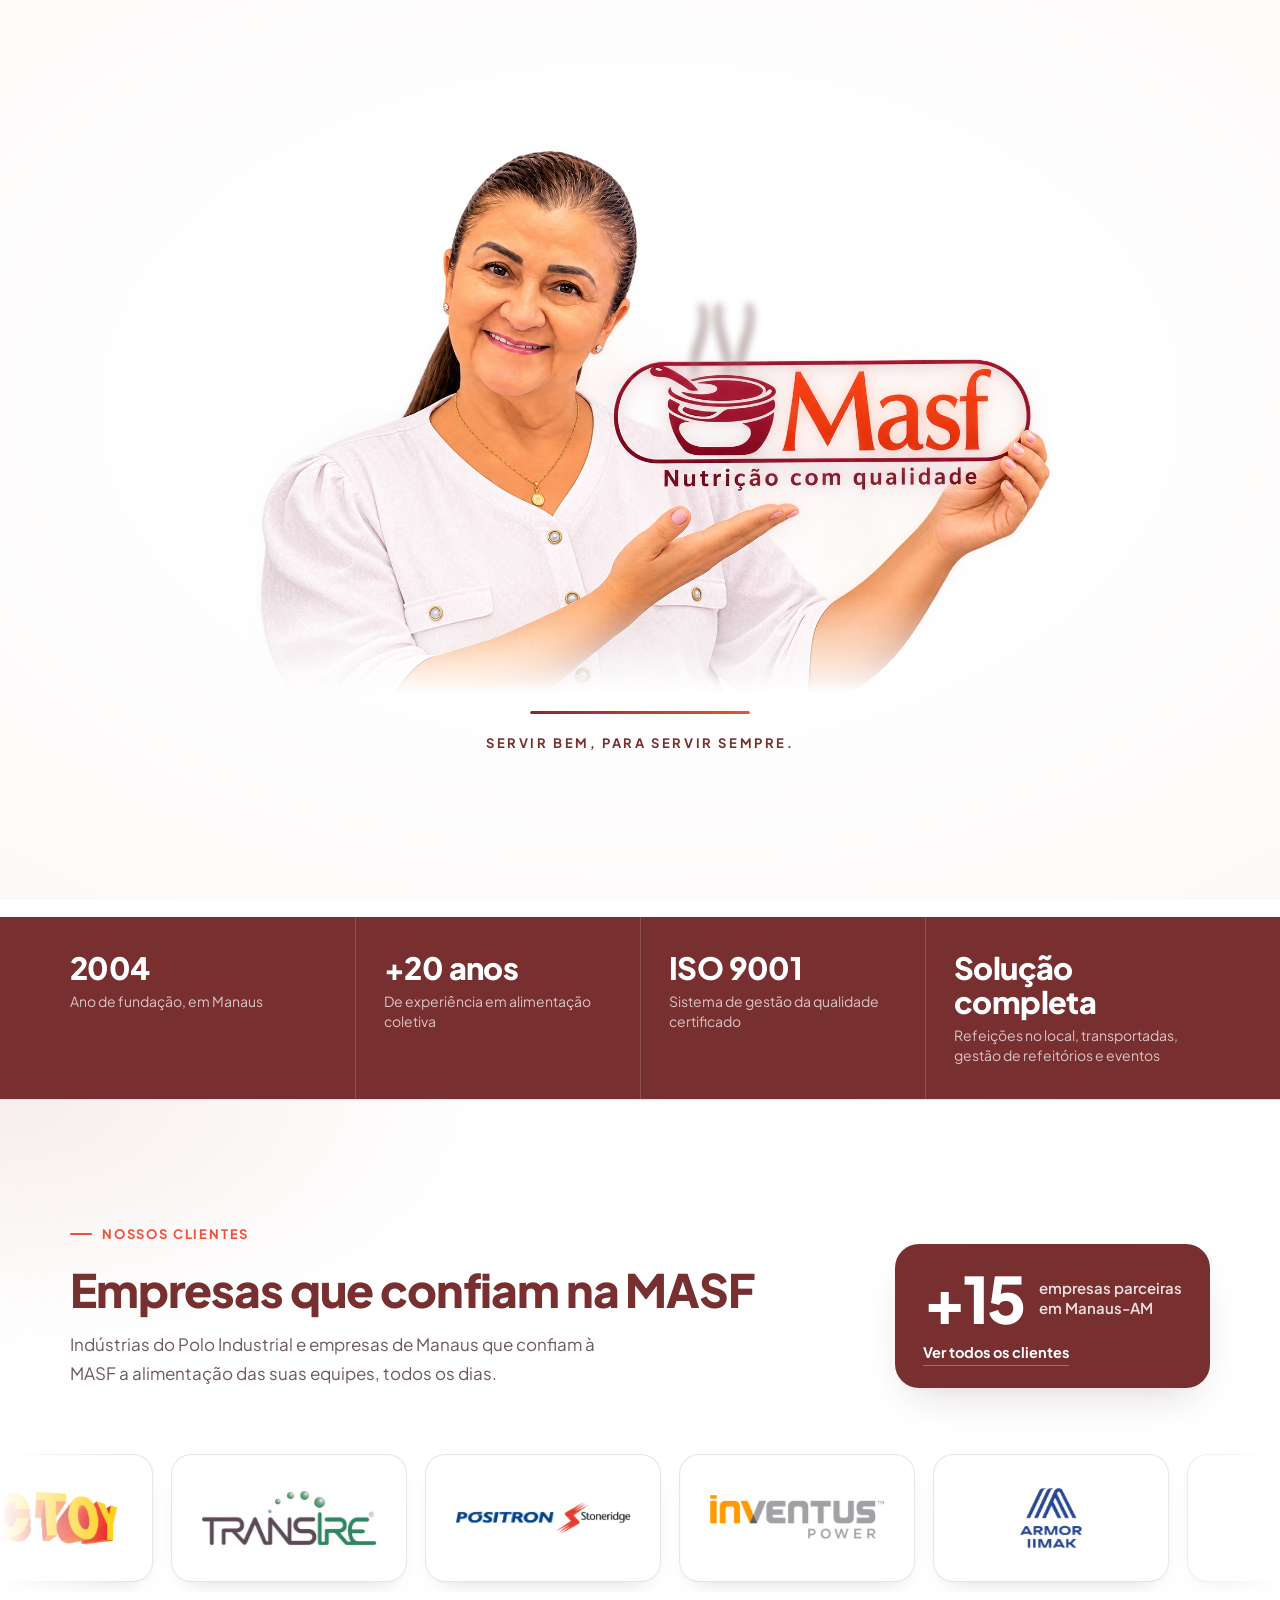
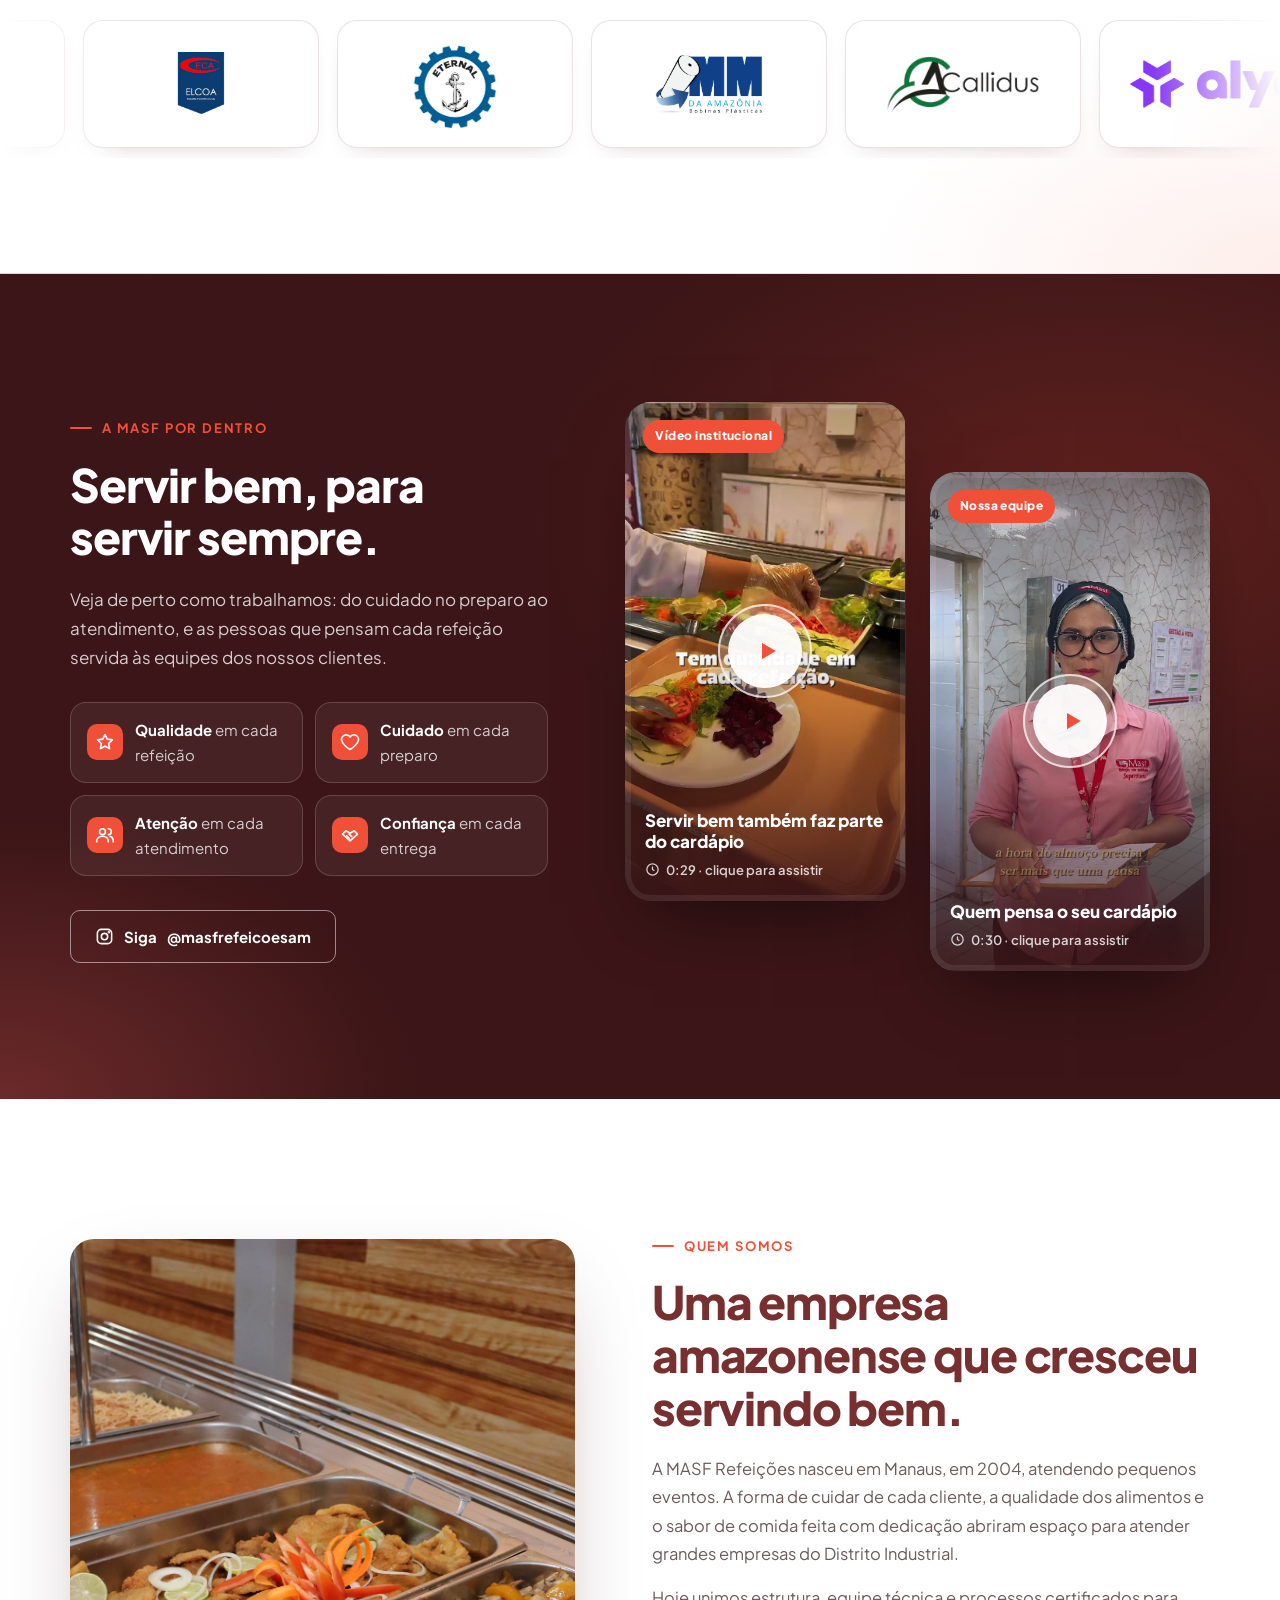
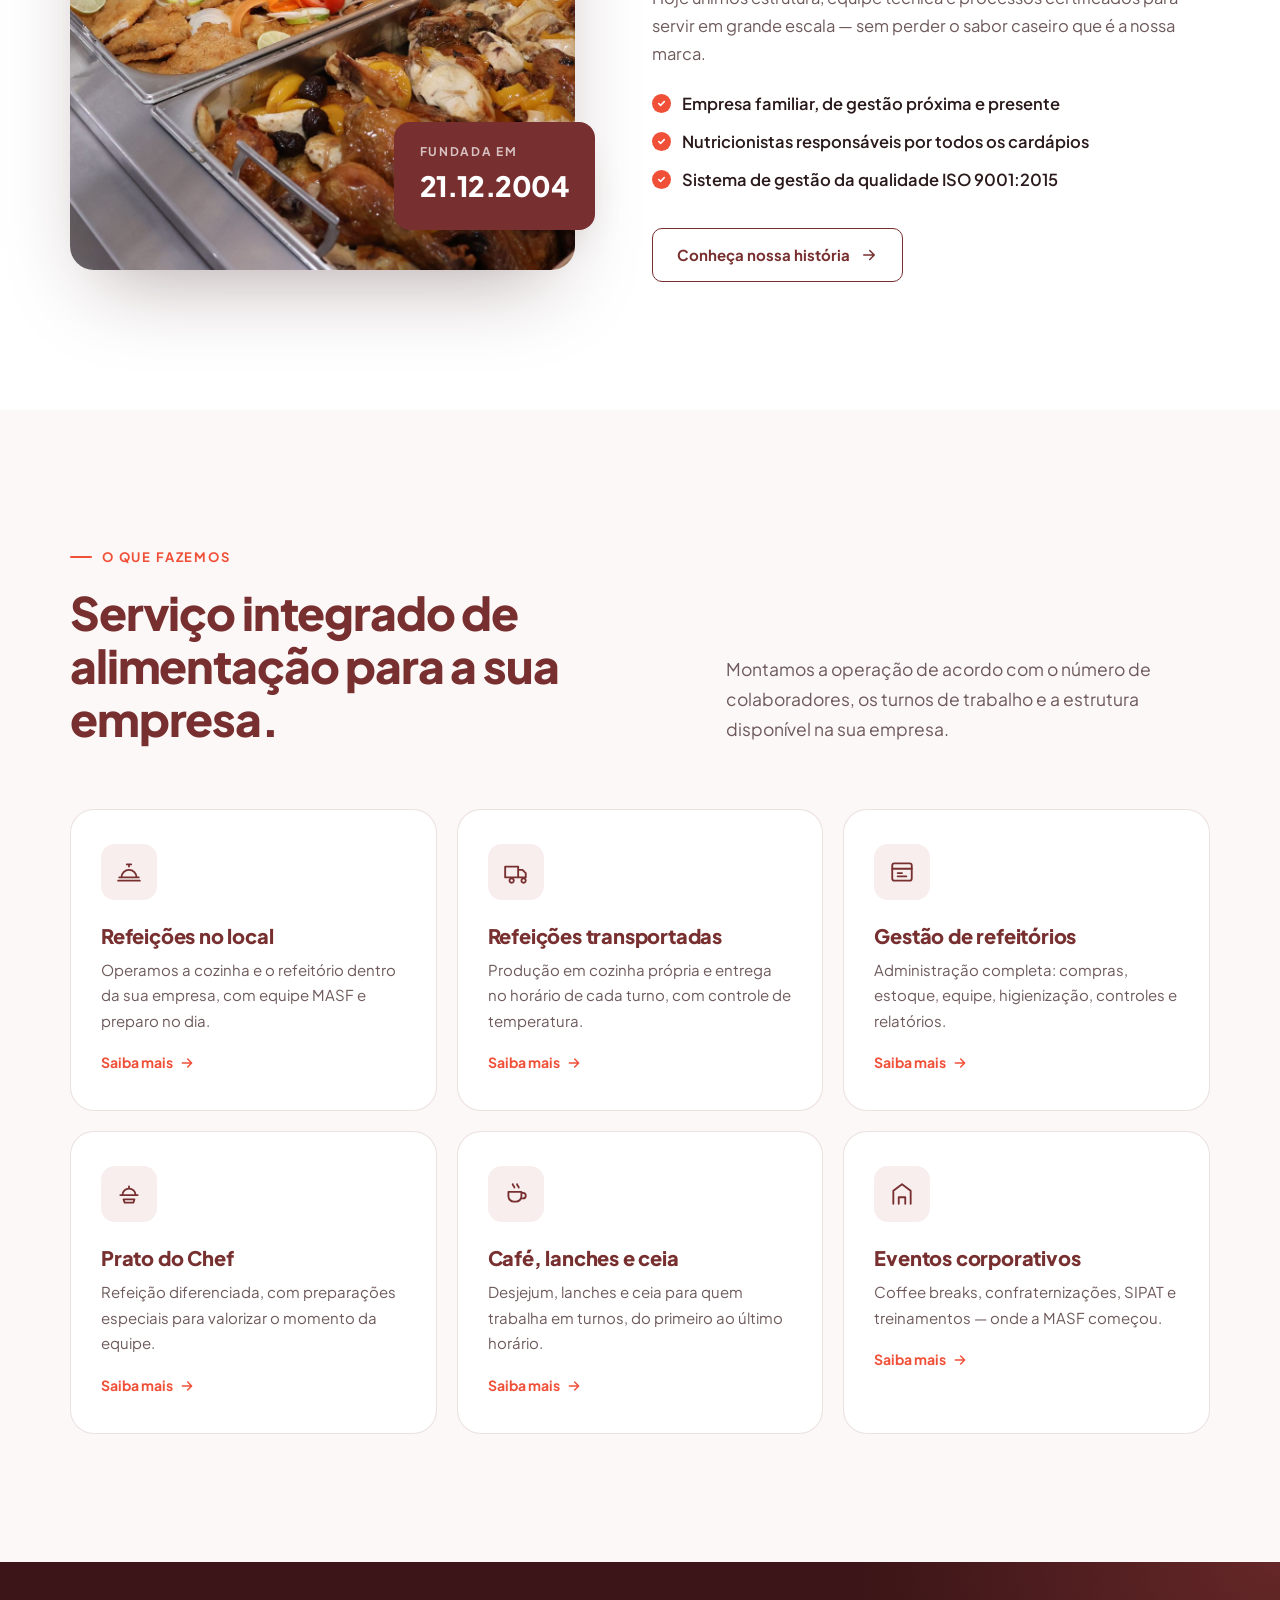
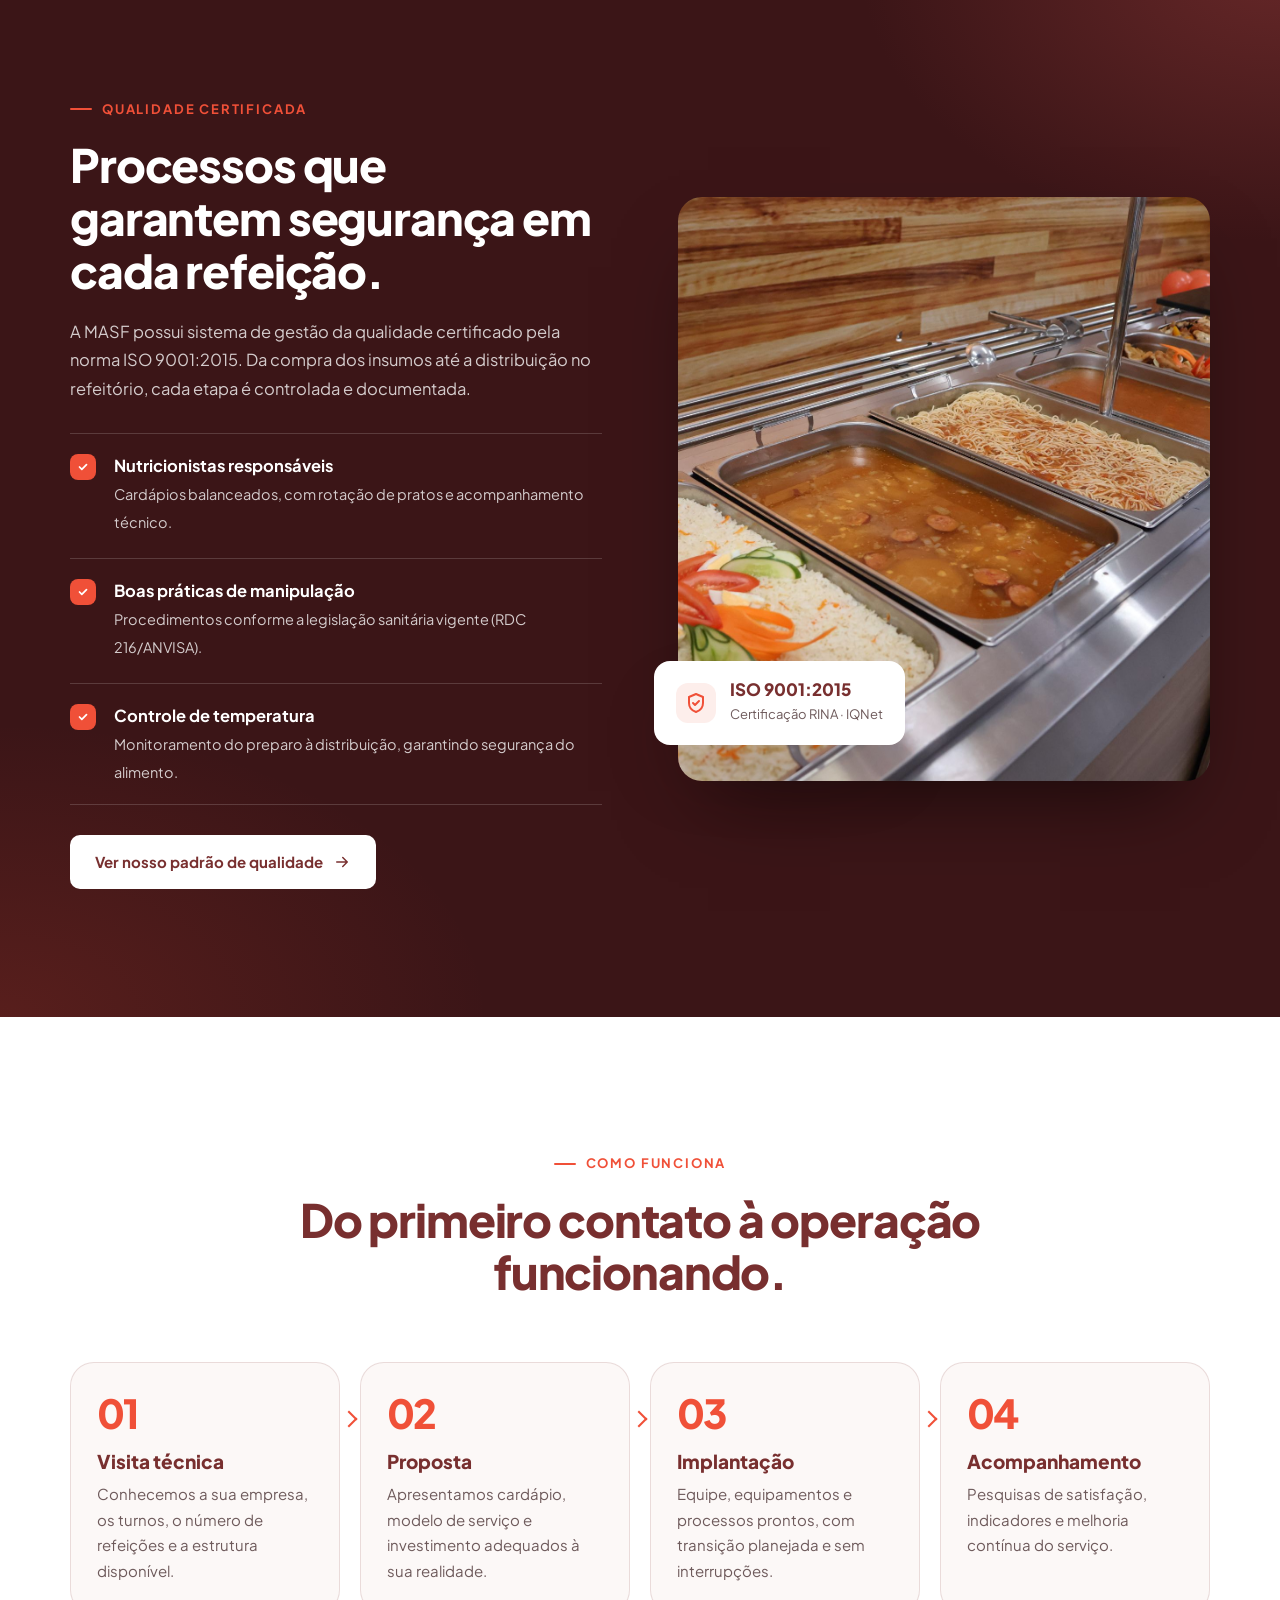
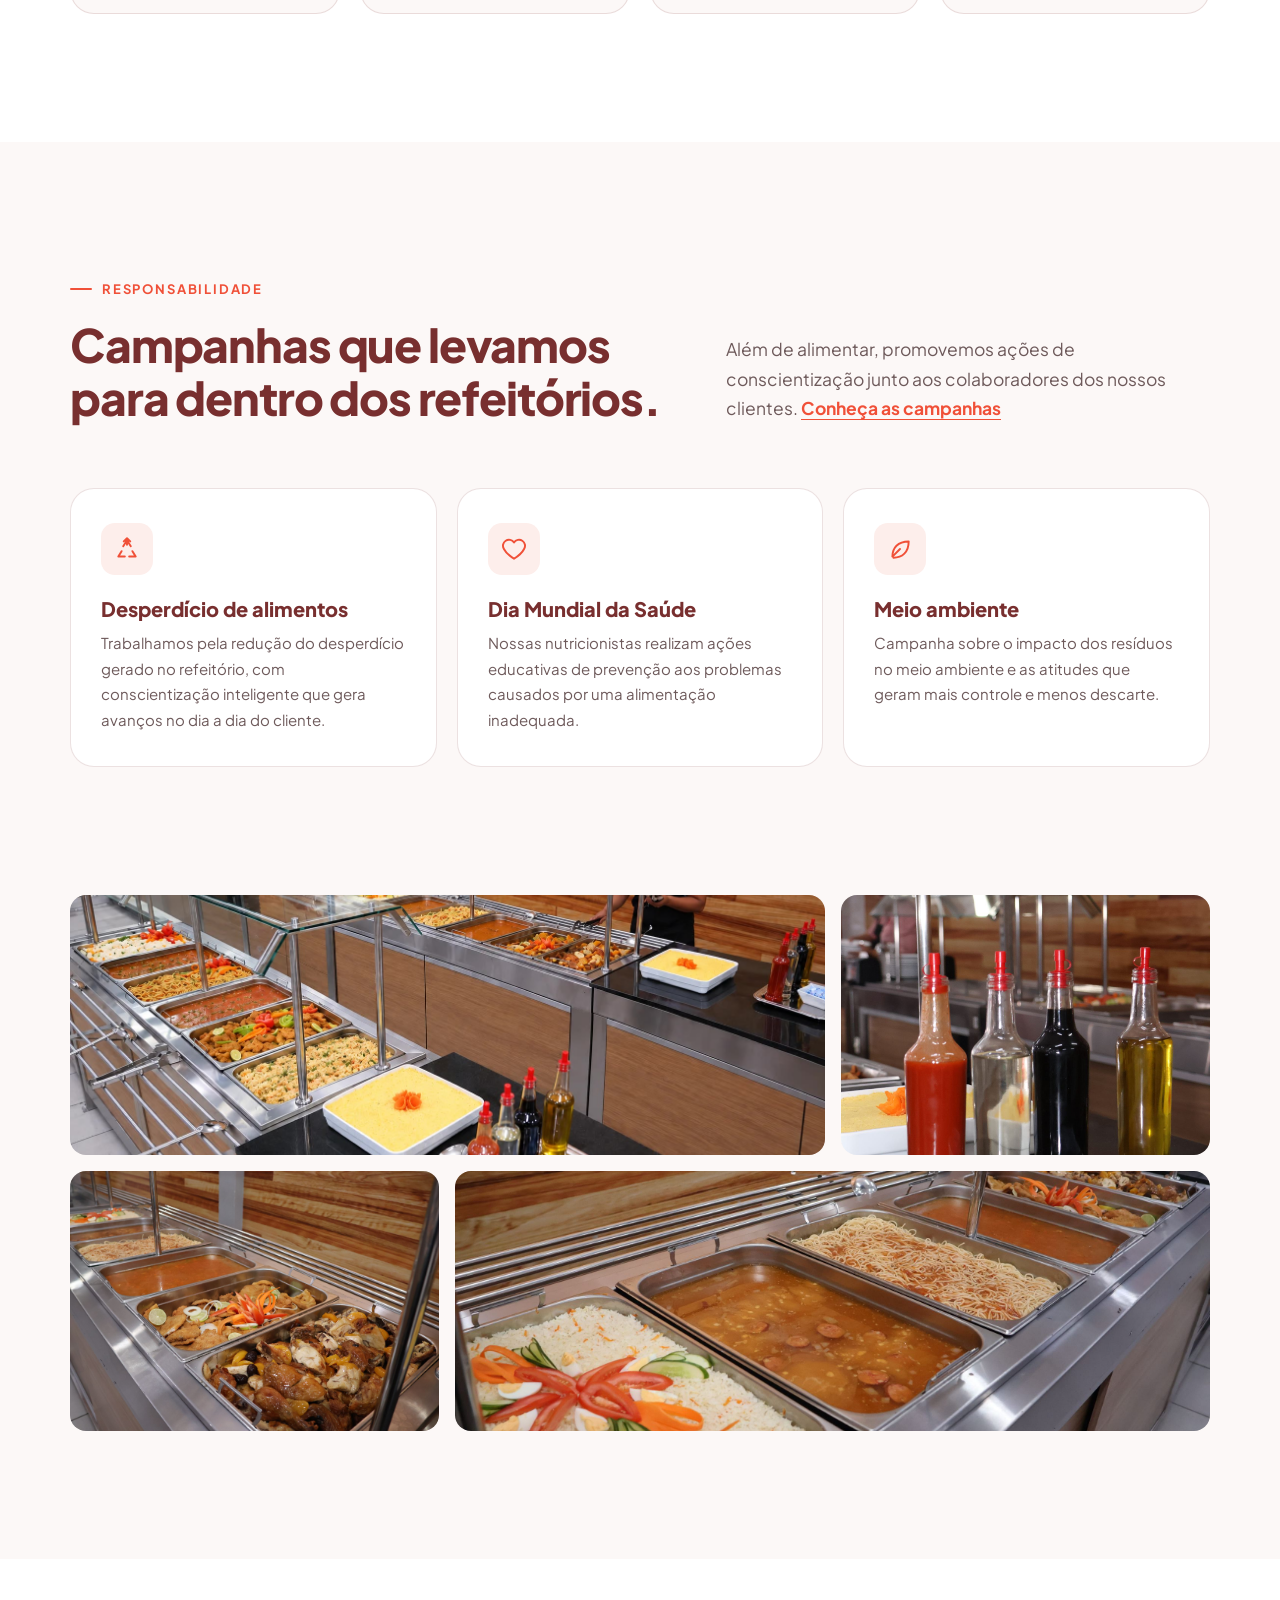
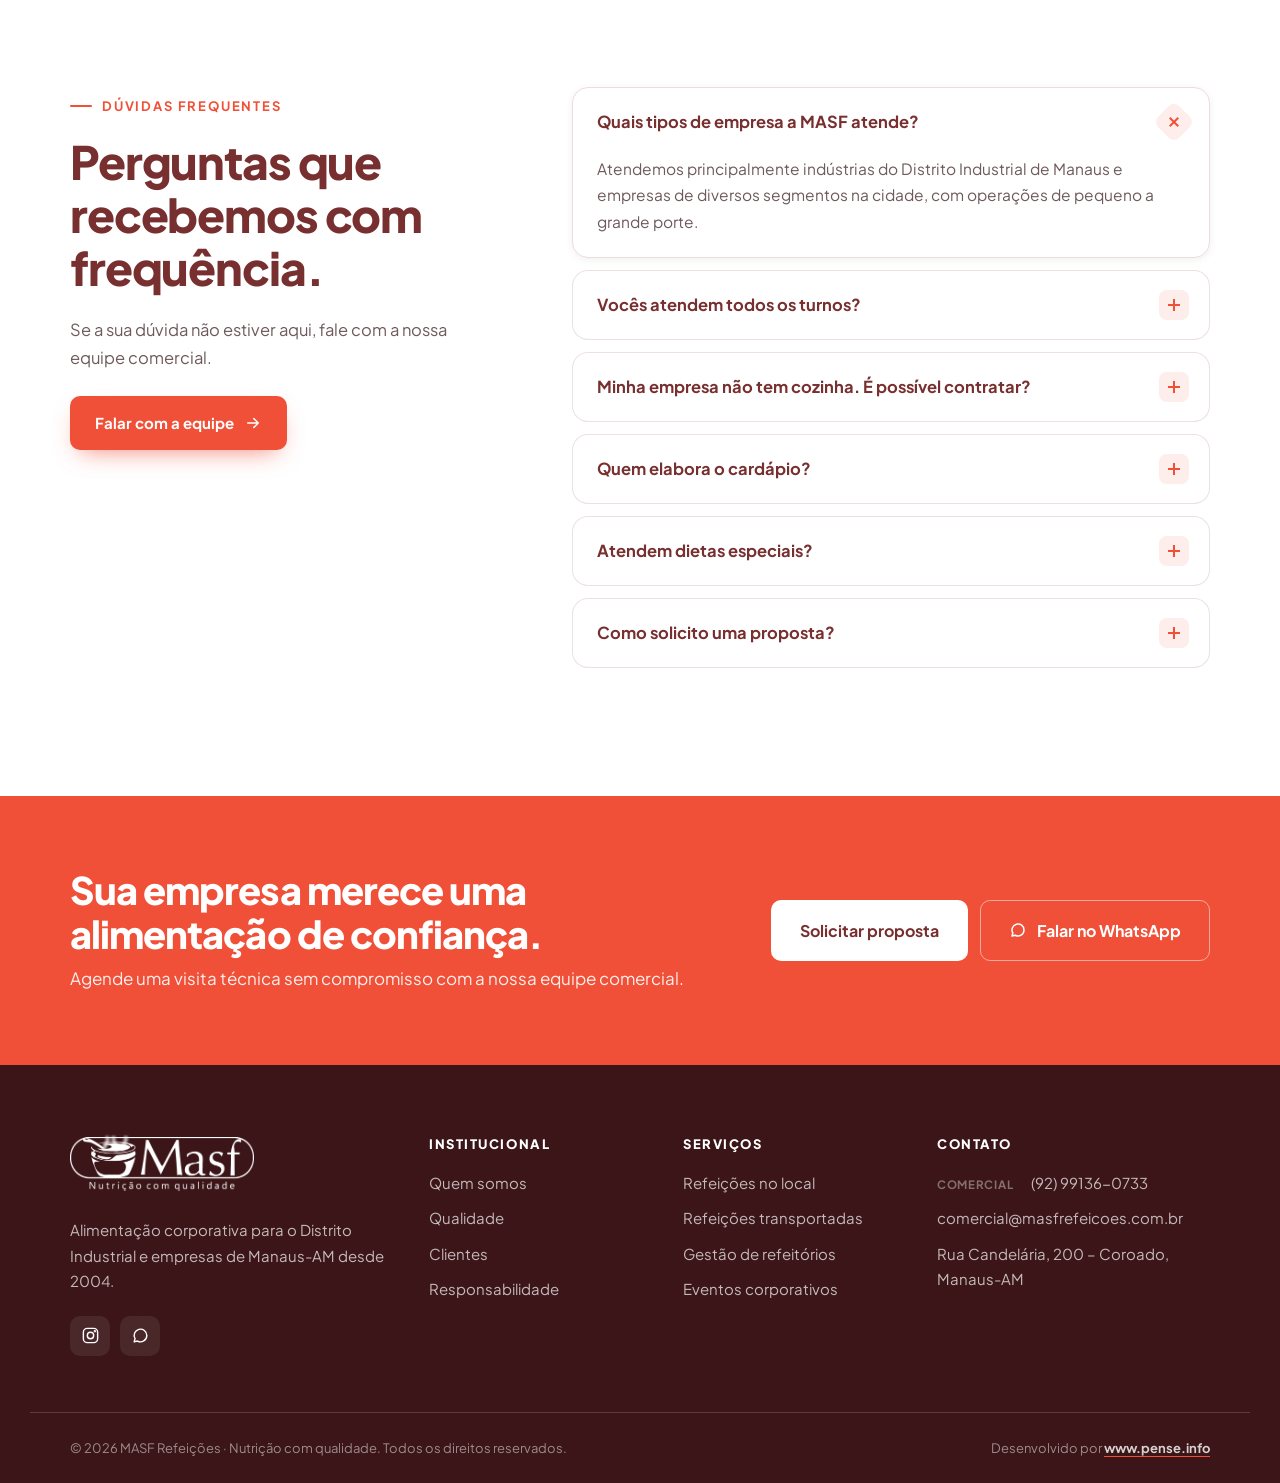
<file: index.html>
<!doctype html>
<html lang="pt-BR">
<head>
  <meta charset="utf-8">
  <meta name="viewport" content="width=device-width, initial-scale=1">
  <title>MASF Refeições | Alimentação Corporativa em Manaus desde 2004</title>
  <meta name="description" content="MASF Refeições: alimentação corporativa para indústrias do Distrito Industrial e empresas de Manaus-AM desde 2004. Certificação ISO 9001:2015, cardápios planejados por nutricionistas e equipe própria.">
  <meta name="theme-color" content="#782F2F">
  <link rel="canonical" href="https://masfrefeicoes.com.br/">
  <link rel="icon" type="image/png" href="assets/img/favicon.png">
  <link rel="apple-touch-icon" href="assets/img/favicon.png">
  <meta property="og:type" content="website">
  <meta property="og:locale" content="pt_BR">
  <meta property="og:title" content="MASF Refeições | Alimentação Corporativa em Manaus desde 2004">
  <meta property="og:description" content="MASF Refeições: alimentação corporativa para indústrias do Distrito Industrial e empresas de Manaus-AM desde 2004. Certificação ISO 9001:2015, cardápios planejados por nutricionistas e equipe própria.">
  <meta property="og:site_name" content="MASF Refeições">
  <meta property="og:url" content="https://masfrefeicoes.com.br/">
  <meta property="og:image" content="https://masfrefeicoes.com.br/assets/img/og-masf-v3.jpg">
  <meta property="og:image:secure_url" content="https://masfrefeicoes.com.br/assets/img/og-masf-v3.jpg">
  <meta property="og:image:type" content="image/jpeg">
  <meta property="og:image:width" content="1200">
  <meta property="og:image:height" content="630">
  <meta property="og:image:alt" content="MASF Refeições — MASF Refeições: a alimentação que move a indústria de Manaus. Maristelma Silva, CEO. WhatsApp comercial (92) 99136-0733.">
  <meta name="twitter:card" content="summary_large_image">
  <meta name="twitter:image" content="https://masfrefeicoes.com.br/assets/img/og-masf-v3.jpg">
  <link rel="preconnect" href="https://fonts.googleapis.com">
  <link rel="preconnect" href="https://fonts.gstatic.com" crossorigin>
  <link href="https://fonts.googleapis.com/css2?family=Plus+Jakarta+Sans:wght@400;500;600;700;800&display=swap" rel="stylesheet">
  <link rel="stylesheet" href="assets/css/style.css?v=muskr0p1">
  <link rel="preload" as="image" href="assets/img/preloader-masf.webp">

</head>
<body data-page="index.html">
  <div class="preloader" id="preloader" aria-hidden="true">
    <div class="preloader__stage">
      <img src="assets/img/preloader-masf.webp" alt="" width="1536" height="1024">
      <svg class="preloader__steam" viewBox="0 0 100 160" preserveAspectRatio="none" aria-hidden="true"><defs><linearGradient id="preloader__steam-fade" x1="0" y1="1" x2="0" y2="0"><stop offset="0" stop-color="#fff" stop-opacity="0"/><stop offset=".18" stop-color="#fff" stop-opacity="1"/><stop offset=".7" stop-color="#fff" stop-opacity=".55"/><stop offset="1" stop-color="#fff" stop-opacity="0"/></linearGradient><mask id="preloader__steam-mask"><rect width="100" height="160" fill="url(#preloader__steam-fade)"/></mask></defs><g mask="url(#preloader__steam-mask)"><path d="M30 160 C 12 130, 48 112, 28 84 S 14 40, 34 6"/><path d="M52 160 C 70 132, 34 108, 54 80 S 70 36, 50 0"/><path d="M74 160 C 58 128, 92 110, 74 82 S 62 42, 80 10"/></g></svg>
    </div>
    <div class="preloader__bar"><span></span></div>
    <p class="preloader__text">Servir bem, para servir sempre.</p>
  </div>
  <div class="topbar">
    <div class="container topbar__inner">
      <span class="topbar__item"><svg viewBox="0 0 24 24" aria-hidden="true"><path d="M12 21s-7-6.2-7-11a7 7 0 0114 0c0 4.8-7 11-7 11z"/><circle cx="12" cy="10" r="2.5"/></svg> Atendemos o Distrito Industrial e empresas de Manaus-AM</span>
      <div class="topbar__links">
        <a href="#" data-phone-link class="topbar__item"><svg viewBox="0 0 24 24" aria-hidden="true"><path d="M4 5c0-1 1-2 2-2h2l2 5-2.5 1.5a11 11 0 006 6L15 13l5 2v2c0 1-1 2-2 2A16 16 0 014 5z"/></svg><span data-phone-label>(92) 99136-0733</span></a>
        <a href="#" data-email-link class="topbar__item"><svg viewBox="0 0 24 24" aria-hidden="true"><rect x="3" y="5" width="18" height="14" rx="2"/><path d="M3 7l9 6 9-6"/></svg><span data-email-label>comercial@masfrefeicoes.com.br</span></a>
        <a href="#" data-instagram-link target="_blank" rel="noopener" class="topbar__item topbar__insta" aria-label="Instagram da MASF"><svg viewBox="0 0 24 24" aria-hidden="true"><rect x="3" y="3" width="18" height="18" rx="5"/><circle cx="12" cy="12" r="4"/><circle cx="17.5" cy="6.5" r=".6"/></svg><span data-instagram-handle>@masfrefeicoesam</span></a>
      </div>
    </div>
  </div>

  <header class="header" id="header">
    <div class="container header__inner">
      <a href="index.html" class="brand" aria-label="MASF Refeições — página inicial">
        <svg class="brand__steam" viewBox="0 0 100 160" preserveAspectRatio="none" aria-hidden="true"><defs><linearGradient id="brand__steam-fade" x1="0" y1="1" x2="0" y2="0"><stop offset="0" stop-color="#fff" stop-opacity="0"/><stop offset=".18" stop-color="#fff" stop-opacity="1"/><stop offset=".7" stop-color="#fff" stop-opacity=".55"/><stop offset="1" stop-color="#fff" stop-opacity="0"/></linearGradient><mask id="brand__steam-mask"><rect width="100" height="160" fill="url(#brand__steam-fade)"/></mask></defs><g mask="url(#brand__steam-mask)"><path d="M30 160 C 12 130, 48 112, 28 84 S 14 40, 34 6"/><path d="M52 160 C 70 132, 34 108, 54 80 S 70 36, 50 0"/><path d="M74 160 C 58 128, 92 110, 74 82 S 62 42, 80 10"/></g></svg>
        <img src="assets/img/logo-masf.png" alt="MASF — Nutrição com qualidade" width="1600" height="470">
      </a>
      <nav class="nav" id="nav" aria-label="Menu principal">
        <a href="sobre.html">Quem somos</a>
        <a href="servicos.html">Serviços</a>
        <a href="qualidade.html">Qualidade</a>
        <a href="clientes.html">Clientes</a>
        <a href="responsabilidade.html">Responsabilidade</a>
        <a href="contato.html">Contato</a>
        <a href="contato.html" class="btn btn--primary nav__cta">Solicitar proposta</a>
      </nav>
      <button class="burger" id="burger" type="button" aria-label="Abrir menu" aria-expanded="false" aria-controls="nav">
        <span></span><span></span><span></span>
      </button>
    </div>
  </header>

  <main>
    <section class="hero">
      <div class="container hero__grid">
        <div class="hero__text">
          <span class="badge reveal"><span class="badge__dot"></span>Desde 2004 alimentando a indústria de Manaus</span>
          <h1 class="hero__title reveal">Alimentação corporativa com a <span class="hl">qualidade</span> que a sua empresa exige.</h1>
          <p class="hero__lead reveal">Produzimos e servimos refeições para indústrias do Distrito Industrial e empresas de Manaus-AM, com cardápio planejado por nutricionistas, equipe própria e processos certificados ISO 9001:2015.</p>
          <div class="hero__actions reveal">
            <a href="contato.html" class="btn btn--primary btn--lg">Solicitar proposta <svg viewBox="0 0 24 24" aria-hidden="true"><path d="M5 12h14M13 6l6 6-6 6"/></svg></a>
            <a href="#" data-whatsapp-link target="_blank" rel="noopener" class="btn btn--outline btn--lg"><svg viewBox="0 0 24 24" aria-hidden="true"><path d="M20 12a8 8 0 01-11.8 7L4 20l1.1-4A8 8 0 1120 12z"/></svg> Falar no WhatsApp</a>
          </div>
          <ul class="hero__checks reveal">
            <li>Café da manhã, almoço, jantar e ceia</li>
            <li>Operação em todos os turnos</li>
          </ul>
        </div>
        <div class="hero__media reveal">
          <figure class="hero__photo">
            <img src="assets/img/refeitorio-masf.jpg?v=2" alt="Linha de buffet da MASF em refeitório corporativo, com colaboradora servindo" width="1535" height="1024" fetchpriority="high">
          </figure>
          <div class="hero__card hero__card--iso">
            <span class="hero__card-icon"><svg viewBox="0 0 24 24" aria-hidden="true"><path d="M12 3l7 3v6c0 4.5-3 7.6-7 9-4-1.4-7-4.5-7-9V6l7-3z"/><path d="M9 12l2 2 4-4"/></svg></span>
            <div><strong>ISO 9001:2015</strong><span>Gestão da qualidade certificada</span></div>
          </div>
          <div class="hero__card hero__card--years"><strong>+<span data-count="20">20</span></strong><span>anos de<br>mercado</span></div>
        </div>
      </div>
    </section>

    <section class="numbers" aria-label="A MASF em números">
      <div class="container numbers__grid">
        <div class="numbers__item reveal"><strong><span data-count="2004">2004</span></strong><span>Ano de fundação, em Manaus</span></div>
        <div class="numbers__item reveal"><strong>+<span data-count="20">20</span> anos</strong><span>De experiência em alimentação coletiva</span></div>
        <div class="numbers__item reveal"><strong>ISO 9001</strong><span>Sistema de gestão da qualidade certificado</span></div>
        <div class="numbers__item reveal"><strong>Solução completa</strong><span>Refeições no local, transportadas, gestão de refeitórios e eventos</span></div>
      </div>
    </section>

    <section class="clients" aria-labelledby="clients-title">
      <div class="container clients__head">
        <div class="clients__intro">
          <span class="kicker reveal">Nossos clientes</span>
          <h2 class="title reveal" id="clients-title">Empresas que confiam na MASF</h2>
          <p class="reveal">Indústrias do Polo Industrial e empresas de Manaus que confiam à MASF a alimentação das suas equipes, todos os dias.</p>
        </div>
        <div class="clients__stat reveal">
          <strong>+<span data-count="15">15</span></strong>
          <span>empresas parceiras<br>em Manaus-AM</span>
          <a href="clientes.html" class="link">Ver todos os clientes</a>
        </div>
      </div>
      <div class="clients__rows">
      <div class="carousel" data-carousel data-direction="-1">
        <div class="carousel__track" data-carousel-track>
          <div class="carousel__item"><img src="assets/img/clientes/tectoy.png" alt="Tectoy" loading="lazy"></div>
          <div class="carousel__item"><img src="assets/img/clientes/transire.png" alt="Transire" loading="lazy"></div>
          <div class="carousel__item"><img src="assets/img/clientes/positron.png" alt="Positron Stoneridge" loading="lazy"></div>
          <div class="carousel__item"><img src="assets/img/clientes/inventus.png" alt="Inventus Power" loading="lazy"></div>
          <div class="carousel__item"><img src="assets/img/clientes/armor.png" alt="Armor IIMAK" loading="lazy"></div>
          <div class="carousel__item"><img src="assets/img/clientes/fermazon.png" alt="Fermazon" loading="lazy"></div>
          <div class="carousel__item"><img src="assets/img/clientes/livoltek.png" alt="Livoltek" loading="lazy"></div>
          <div class="carousel__item"><img src="assets/img/clientes/tema.png" alt="Tema" loading="lazy"></div>
        </div>
      </div>
      <div class="carousel carousel--rev" data-carousel data-direction="1">
        <div class="carousel__track" data-carousel-track>
          <div class="carousel__item"><img src="assets/img/clientes/elcoa.png" alt="Elcoa" loading="lazy"></div>
          <div class="carousel__item"><img src="assets/img/clientes/eternal.png" alt="Eternal" loading="lazy"></div>
          <div class="carousel__item"><img src="assets/img/clientes/mm.png" alt="MM da Amazônia" loading="lazy"></div>
          <div class="carousel__item"><img src="assets/img/clientes/callidus.png" alt="Callidus" loading="lazy"></div>
          <div class="carousel__item"><img src="assets/img/clientes/alya.png" alt="Alya" loading="lazy"></div>
          <div class="carousel__item"><img src="assets/img/clientes/totalblind.png" alt="TotalBlind" loading="lazy"></div>
          <div class="carousel__item"><img src="assets/img/clientes/lavaeleva.png" alt="Lavanderia Lava &amp; Leva — Eliza Mall" loading="lazy"></div>
        </div>
      </div>
      </div>
    </section>

    <section class="section videos" id="videos">
      <div class="container videos__grid">
        <div class="videos__text">
          <span class="kicker reveal">A MASF por dentro</span>
          <h2 class="title title--light reveal">Servir bem, para servir sempre.</h2>
          <p class="reveal">Veja de perto como trabalhamos: do cuidado no preparo ao atendimento, e as pessoas que pensam cada refeição servida às equipes dos nossos clientes.</p>
          <ul class="videos__list reveal">
            <li><svg viewBox="0 0 24 24" aria-hidden="true"><path d="M12 3l2.7 5.6 6.1.9-4.4 4.3 1 6.1L12 17l-5.4 2.9 1-6.1-4.4-4.3 6.1-.9z"/></svg><span><strong>Qualidade</strong> em cada refeição</span></li>
            <li><svg viewBox="0 0 24 24" aria-hidden="true"><path d="M12 21s-7-4.4-9.3-9A5.3 5.3 0 0112 6a5.3 5.3 0 019.3 6c-2.3 4.6-9.3 9-9.3 9z"/></svg><span><strong>Cuidado</strong> em cada preparo</span></li>
            <li><svg viewBox="0 0 24 24" aria-hidden="true"><circle cx="9" cy="8" r="3.5"/><path d="M2 20c0-3.9 3.1-6.5 7-6.5s7 2.6 7 6.5M16 4.5a3.5 3.5 0 010 7M18 13.7c2.4.6 4 2.9 4 6.3"/></svg><span><strong>Atenção</strong> em cada atendimento</span></li>
            <li><svg viewBox="0 0 24 24" aria-hidden="true"><path d="M3 11l4-4 5 3 5-3 4 4-9 8z"/><path d="M8 13l3 3M11 11l3 3"/></svg><span><strong>Confiança</strong> em cada entrega</span></li>
          </ul>
          <a href="#" data-instagram-link target="_blank" rel="noopener" class="btn btn--ghost reveal"><svg viewBox="0 0 24 24" aria-hidden="true"><rect x="3" y="3" width="18" height="18" rx="5"/><circle cx="12" cy="12" r="4"/><circle cx="17.5" cy="6.5" r=".6"/></svg> Siga <span data-instagram-handle>@masfrefeicoesam</span></a>
        </div>
        <div class="videos__cards">
          <div class="reveal"><button type="button" class="vcard" data-video="assets/video/masf-institucional.mp4" data-video-title="Servir bem também faz parte do cardápio" aria-label="Assistir: Servir bem também faz parte do cardápio">
            <video muted loop playsinline preload="none" poster="assets/video/masf-institucional.jpg" data-src="assets/video/masf-institucional.mp4"></video>
            <span class="vcard__shade"></span>
            <span class="vcard__tag">Vídeo institucional</span>
            <span class="vcard__play"><svg viewBox="0 0 24 24" aria-hidden="true"><path d="M8 5.5v13l11-6.5z"/></svg></span>
            <span class="vcard__meta"><strong>Servir bem também faz parte do cardápio</strong><small><svg viewBox="0 0 24 24" aria-hidden="true"><circle cx="12" cy="12" r="9"/><path d="M12 7v5l3 2"/></svg>0:29 · clique para assistir</small></span>
          </button></div>
          <div class="reveal videos__offset"><button type="button" class="vcard" data-video="assets/video/masf-nutricionista.mp4" data-video-title="Quem pensa o seu cardápio" aria-label="Assistir: Quem pensa o seu cardápio">
            <video muted loop playsinline preload="none" poster="assets/video/masf-nutricionista.jpg" data-src="assets/video/masf-nutricionista.mp4"></video>
            <span class="vcard__shade"></span>
            <span class="vcard__tag">Nossa equipe</span>
            <span class="vcard__play"><svg viewBox="0 0 24 24" aria-hidden="true"><path d="M8 5.5v13l11-6.5z"/></svg></span>
            <span class="vcard__meta"><strong>Quem pensa o seu cardápio</strong><small><svg viewBox="0 0 24 24" aria-hidden="true"><circle cx="12" cy="12" r="9"/><path d="M12 7v5l3 2"/></svg>0:30 · clique para assistir</small></span>
          </button></div>
        </div>
      </div>
    </section>

    <section class="section about">
      <div class="container about__grid">
        <div class="about__media reveal">
          <img src="assets/img/buffet-pratos.jpg" alt="Cubas do buffet MASF com frango assado, filé empanado e acompanhamentos" loading="lazy">
          <div class="about__stamp"><span>Fundada em</span><strong>21.12.2004</strong></div>
        </div>
        <div class="about__text">
          <span class="kicker reveal">Quem somos</span>
          <h2 class="title reveal">Uma empresa amazonense que cresceu servindo bem.</h2>
          <p class="reveal">A MASF Refeições nasceu em Manaus, em 2004, atendendo pequenos eventos. A forma de cuidar de cada cliente, a qualidade dos alimentos e o sabor de comida feita com dedicação abriram espaço para atender grandes empresas do Distrito Industrial.</p>
          <p class="reveal">Hoje unimos estrutura, equipe técnica e processos certificados para servir em grande escala — sem perder o sabor caseiro que é a nossa marca.</p>
          <ul class="ticks reveal">
            <li>Empresa familiar, de gestão próxima e presente</li>
            <li>Nutricionistas responsáveis por todos os cardápios</li>
            <li>Sistema de gestão da qualidade ISO 9001:2015</li>
          </ul>
          <a href="sobre.html" class="btn btn--outline reveal">Conheça nossa história <svg viewBox="0 0 24 24" aria-hidden="true"><path d="M5 12h14M13 6l6 6-6 6"/></svg></a>
        </div>
      </div>
    </section>

    <section class="section services">
      <div class="container">
        <div class="head">
          <div>
            <span class="kicker reveal">O que fazemos</span>
            <h2 class="title reveal">Serviço integrado de alimentação para a sua empresa.</h2>
          </div>
          <p class="head__lead reveal">Montamos a operação de acordo com o número de colaboradores, os turnos de trabalho e a estrutura disponível na sua empresa.</p>
        </div>
        <div class="services__grid">
          <a href="servicos.html#refeicoes-no-local" class="service reveal">
            <div class="service__icon"><svg viewBox="0 0 24 24" aria-hidden="true"><path d="M3 17h18M5 17a7 7 0 0114 0M12 7V5M10 5h4M2 20h20"/></svg></div>
            <h3>Refeições no local</h3>
            <p>Operamos a cozinha e o refeitório dentro da sua empresa, com equipe MASF e preparo no dia.</p>
            <span class="service__more">Saiba mais <svg viewBox="0 0 24 24" aria-hidden="true"><path d="M5 12h14M13 6l6 6-6 6"/></svg></span>
          </a>
          <a href="servicos.html#refeicoes-transportadas" class="service reveal">
            <div class="service__icon"><svg viewBox="0 0 24 24" aria-hidden="true"><path d="M2 7h12v10H2zM14 10h4l3 3v4h-7M6 20a2 2 0 100-.1M17 20a2 2 0 100-.1"/></svg></div>
            <h3>Refeições transportadas</h3>
            <p>Produção em cozinha própria e entrega no horário de cada turno, com controle de temperatura.</p>
            <span class="service__more">Saiba mais <svg viewBox="0 0 24 24" aria-hidden="true"><path d="M5 12h14M13 6l6 6-6 6"/></svg></span>
          </a>
          <a href="servicos.html#gestao-de-refeitorios" class="service reveal">
            <div class="service__icon"><svg viewBox="0 0 24 24" aria-hidden="true"><rect x="3" y="4" width="18" height="16" rx="2"/><path d="M3 9h18M8 13h4M8 16h8"/></svg></div>
            <h3>Gestão de refeitórios</h3>
            <p>Administração completa: compras, estoque, equipe, higienização, controles e relatórios.</p>
            <span class="service__more">Saiba mais <svg viewBox="0 0 24 24" aria-hidden="true"><path d="M5 12h14M13 6l6 6-6 6"/></svg></span>
          </a>
          <a href="servicos.html#prato-do-chef" class="service reveal">
            <div class="service__icon"><svg viewBox="0 0 24 24" aria-hidden="true"><path d="M6 13c0-3.5 2.7-6 6-6s6 2.5 6 6M4 13h16M12 7V5"/><path d="M7 17h10l-1 3H8z"/></svg></div>
            <h3>Prato do Chef</h3>
            <p>Refeição diferenciada, com preparações especiais para valorizar o momento da equipe.</p>
            <span class="service__more">Saiba mais <svg viewBox="0 0 24 24" aria-hidden="true"><path d="M5 12h14M13 6l6 6-6 6"/></svg></span>
          </a>
          <a href="servicos.html#cafe-lanches-e-ceia" class="service reveal">
            <div class="service__icon"><svg viewBox="0 0 24 24" aria-hidden="true"><path d="M5 10h12v4a5 5 0 01-5 5H10a5 5 0 01-5-5v-4zM17 11h1.5a2.5 2.5 0 010 5H17M9 3c0 1.5 1.5 1.5 1.5 3M13 3c0 1.5 1.5 1.5 1.5 3"/></svg></div>
            <h3>Café, lanches e ceia</h3>
            <p>Desjejum, lanches e ceia para quem trabalha em turnos, do primeiro ao último horário.</p>
            <span class="service__more">Saiba mais <svg viewBox="0 0 24 24" aria-hidden="true"><path d="M5 12h14M13 6l6 6-6 6"/></svg></span>
          </a>
          <a href="servicos.html#eventos-corporativos" class="service reveal">
            <div class="service__icon"><svg viewBox="0 0 24 24" aria-hidden="true"><path d="M4 21V9l8-6 8 6v12M9 21v-6h6v6"/></svg></div>
            <h3>Eventos corporativos</h3>
            <p>Coffee breaks, confraternizações, SIPAT e treinamentos — onde a MASF começou.</p>
            <span class="service__more">Saiba mais <svg viewBox="0 0 24 24" aria-hidden="true"><path d="M5 12h14M13 6l6 6-6 6"/></svg></span>
          </a>
        </div>
      </div>
    </section>

    <section class="section quality">
      <div class="container quality__grid">
        <div class="quality__text">
          <span class="kicker reveal">Qualidade certificada</span>
          <h2 class="title title--light reveal">Processos que garantem segurança em cada refeição.</h2>
          <p class="reveal">A MASF possui sistema de gestão da qualidade certificado pela norma ISO 9001:2015. Da compra dos insumos até a distribuição no refeitório, cada etapa é controlada e documentada.</p>
          <ul class="quality__list reveal">
            <li><strong>Nutricionistas responsáveis</strong><span>Cardápios balanceados, com rotação de pratos e acompanhamento técnico.</span></li>
            <li><strong>Boas práticas de manipulação</strong><span>Procedimentos conforme a legislação sanitária vigente (RDC 216/ANVISA).</span></li>
            <li><strong>Controle de temperatura</strong><span>Monitoramento do preparo à distribuição, garantindo segurança do alimento.</span></li>
          </ul>
          <a href="qualidade.html" class="btn btn--white reveal">Ver nosso padrão de qualidade <svg viewBox="0 0 24 24" aria-hidden="true"><path d="M5 12h14M13 6l6 6-6 6"/></svg></a>
        </div>
        <div class="quality__media reveal">
          <img src="assets/img/buffet-linha.jpg" alt="Linha de buffet com arroz decorado, feijão, macarrão e pratos quentes" loading="lazy">
          <div class="quality__seal"><svg viewBox="0 0 24 24" aria-hidden="true"><path d="M12 3l7 3v6c0 4.5-3 7.6-7 9-4-1.4-7-4.5-7-9V6l7-3z"/><path d="M9 12l2 2 4-4"/></svg><div><strong>ISO 9001:2015</strong><span>Certificação RINA · IQNet</span></div></div>
        </div>
      </div>
    </section>

    <section class="section process">
      <div class="container">
        <div class="head head--center">
          <span class="kicker reveal">Como funciona</span>
          <h2 class="title reveal">Do primeiro contato à operação funcionando.</h2>
        </div>
        <ol class="steps">
          <li class="step reveal"><span class="step__num">01</span><h3>Visita técnica</h3><p>Conhecemos a sua empresa, os turnos, o número de refeições e a estrutura disponível.</p></li>
          <li class="step reveal"><span class="step__num">02</span><h3>Proposta</h3><p>Apresentamos cardápio, modelo de serviço e investimento adequados à sua realidade.</p></li>
          <li class="step reveal"><span class="step__num">03</span><h3>Implantação</h3><p>Equipe, equipamentos e processos prontos, com transição planejada e sem interrupções.</p></li>
          <li class="step reveal"><span class="step__num">04</span><h3>Acompanhamento</h3><p>Pesquisas de satisfação, indicadores e melhoria contínua do serviço.</p></li>
        </ol>
      </div>
    </section>

    <section class="section social">
      <div class="container">
        <div class="head">
          <div>
            <span class="kicker reveal">Responsabilidade</span>
            <h2 class="title reveal">Campanhas que levamos para dentro dos refeitórios.</h2>
          </div>
          <p class="head__lead reveal">Além de alimentar, promovemos ações de conscientização junto aos colaboradores dos nossos clientes. <a href="responsabilidade.html" class="link">Conheça as campanhas</a></p>
        </div>
        <div class="social__grid">
          <article class="campaign reveal">
            <span class="campaign__icon"><svg viewBox="0 0 24 24" aria-hidden="true"><path d="M7 19H4l3-5M17 19h3l-3-5M9 5l3-3 3 3M12 2v6M7 14l-3 5h6M17 14l3 5h-6M8.5 9.5L12 4l3.5 5.5"/></svg></span>
            <h3>Desperdício de alimentos</h3>
            <p>Trabalhamos pela redução do desperdício gerado no refeitório, com conscientização inteligente que gera avanços no dia a dia do cliente.</p>
          </article>
          <article class="campaign reveal">
            <span class="campaign__icon"><svg viewBox="0 0 24 24" aria-hidden="true"><path d="M12 21s-7-4.4-9.3-9A5.3 5.3 0 0112 6a5.3 5.3 0 019.3 6c-2.3 4.6-9.3 9-9.3 9z"/></svg></span>
            <h3>Dia Mundial da Saúde</h3>
            <p>Nossas nutricionistas realizam ações educativas de prevenção aos problemas causados por uma alimentação inadequada.</p>
          </article>
          <article class="campaign reveal">
            <span class="campaign__icon"><svg viewBox="0 0 24 24" aria-hidden="true"><path d="M5 19c0-8 5-14 15-14 0 10-6 15-14 15M5 19l7-7"/></svg></span>
            <h3>Meio ambiente</h3>
            <p>Campanha sobre o impacto dos resíduos no meio ambiente e as atitudes que geram mais controle e menos descarte.</p>
          </article>
        </div>
      </div>
    </section>

    <section class="gallery" aria-label="Fotos da operação MASF">
      <div class="container gallery__grid">
        <figure class="gallery__item gallery__item--wide reveal"><img src="assets/img/refeitorio-masf.jpg?v=2" alt="Refeitório atendido pela MASF" loading="lazy"></figure>
        <figure class="gallery__item reveal"><img src="assets/img/temperos.jpg" alt="Bandeja de temperos e molhos no buffet" loading="lazy"></figure>
        <figure class="gallery__item reveal"><img src="assets/img/buffet-pratos.jpg" alt="Pratos quentes servidos no buffet" loading="lazy"></figure>
        <figure class="gallery__item gallery__item--wide reveal"><img src="assets/img/buffet-linha.jpg" alt="Linha de buffet completa" loading="lazy"></figure>
      </div>
    </section>

    <section class="section faq">
      <div class="container faq__grid">
        <div>
          <span class="kicker reveal">Dúvidas frequentes</span>
          <h2 class="title reveal">Perguntas que recebemos com frequência.</h2>
          <p class="reveal">Se a sua dúvida não estiver aqui, fale com a nossa equipe comercial.</p>
          <a href="contato.html" class="btn btn--primary reveal">Falar com a equipe <svg viewBox="0 0 24 24" aria-hidden="true"><path d="M5 12h14M13 6l6 6-6 6"/></svg></a>
        </div>
        <div class="accordion">
          <details class="reveal" open>
            <summary>Quais tipos de empresa a MASF atende?</summary>
            <p>Atendemos principalmente indústrias do Distrito Industrial de Manaus e empresas de diversos segmentos na cidade, com operações de pequeno a grande porte.</p>
          </details>
          <details class="reveal">
            <summary>Vocês atendem todos os turnos?</summary>
            <p>Sim. Oferecemos café da manhã, almoço, jantar e ceia, acompanhando a jornada de trabalho de cada empresa.</p>
          </details>
          <details class="reveal">
            <summary>Minha empresa não tem cozinha. É possível contratar?</summary>
            <p>Sim. Nesse caso indicamos as refeições transportadas, produzidas em nossa cozinha e entregues no horário de cada turno.</p>
          </details>
          <details class="reveal">
            <summary>Quem elabora o cardápio?</summary>
            <p>Nossas nutricionistas elaboram cardápios balanceados e variados, de acordo com o perfil dos colaboradores, e o cardápio é alinhado com o cliente.</p>
          </details>
          <details class="reveal">
            <summary>Atendem dietas especiais?</summary>
            <p>Sim. Mediante planejamento com a nossa equipe de nutrição, oferecemos opções para restrições alimentares.</p>
          </details>
          <details class="reveal">
            <summary>Como solicito uma proposta?</summary>
            <p>Preencha o formulário da página de contato ou fale pelo WhatsApp. Nossa equipe agenda uma visita técnica para entender a sua necessidade.</p>
          </details>
        </div>
      </div>
    </section>

    <section class="cta">
      <div class="container cta__inner reveal">
        <div>
          <h2>Sua empresa merece uma alimentação de confiança.</h2>
          <p>Agende uma visita técnica sem compromisso com a nossa equipe comercial.</p>
        </div>
        <div class="cta__actions">
          <a href="contato.html" class="btn btn--white btn--lg">Solicitar proposta</a>
          <a href="#" data-whatsapp-link target="_blank" rel="noopener" class="btn btn--ghost btn--lg"><svg viewBox="0 0 24 24" aria-hidden="true"><path d="M20 12a8 8 0 01-11.8 7L4 20l1.1-4A8 8 0 1120 12z"/></svg> Falar no WhatsApp</a>
        </div>
      </div>
    </section>
  </main>

  <footer class="footer">
    <div class="container footer__grid">
      <div class="footer__brand">
        <a href="index.html" class="footer__brandlink" aria-label="MASF Refeições — página inicial">
          <svg class="footer__steam" viewBox="0 0 100 160" preserveAspectRatio="none" aria-hidden="true"><defs><linearGradient id="footer__steam-fade" x1="0" y1="1" x2="0" y2="0"><stop offset="0" stop-color="#fff" stop-opacity="0"/><stop offset=".18" stop-color="#fff" stop-opacity="1"/><stop offset=".7" stop-color="#fff" stop-opacity=".55"/><stop offset="1" stop-color="#fff" stop-opacity="0"/></linearGradient><mask id="footer__steam-mask"><rect width="100" height="160" fill="url(#footer__steam-fade)"/></mask></defs><g mask="url(#footer__steam-mask)"><path d="M30 160 C 12 130, 48 112, 28 84 S 14 40, 34 6"/><path d="M52 160 C 70 132, 34 108, 54 80 S 70 36, 50 0"/><path d="M74 160 C 58 128, 92 110, 74 82 S 62 42, 80 10"/></g></svg>
          <img src="assets/img/logo-masf.png" alt="MASF — Nutrição com qualidade" class="footer__logo" loading="lazy">
        </a>
        <p>Alimentação corporativa para o Distrito Industrial e empresas de Manaus-AM desde 2004.</p>
        <div class="footer__social">
          <a href="#" data-instagram-link target="_blank" rel="noopener" aria-label="Instagram"><svg viewBox="0 0 24 24" aria-hidden="true"><rect x="3" y="3" width="18" height="18" rx="5"/><circle cx="12" cy="12" r="4"/><circle cx="17.5" cy="6.5" r=".6"/></svg></a>
          <a href="#" data-whatsapp-link target="_blank" rel="noopener" aria-label="WhatsApp"><svg viewBox="0 0 24 24" aria-hidden="true"><path d="M20 12a8 8 0 01-11.8 7L4 20l1.1-4A8 8 0 1120 12z"/></svg></a>
        </div>
      </div>
      <div>
        <h4>Institucional</h4>
        <ul>
          <li><a href="sobre.html">Quem somos</a></li>
          <li><a href="qualidade.html">Qualidade</a></li>
          <li><a href="clientes.html">Clientes</a></li>
          <li><a href="responsabilidade.html">Responsabilidade</a></li>
        </ul>
      </div>
      <div>
        <h4>Serviços</h4>
        <ul>
          <li><a href="servicos.html#refeicoes-no-local">Refeições no local</a></li>
          <li><a href="servicos.html#refeicoes-transportadas">Refeições transportadas</a></li>
          <li><a href="servicos.html#gestao-de-refeitorios">Gestão de refeitórios</a></li>
          <li><a href="servicos.html#eventos-corporativos">Eventos corporativos</a></li>
        </ul>
      </div>
      <div>
        <h4>Contato</h4>
        <ul>
          <li><span class="phone-list" data-phone-list>(92) 99136-0733</span></li>
          <li><a href="#" data-email-link><span data-email-label>comercial@masfrefeicoes.com.br</span></a></li>
          <li><span data-address-label>Rua Candelária, 200 – Coroado, Manaus-AM</span></li>
        </ul>
      </div>
    </div>
    <div class="container footer__bottom">
      <span>© <span data-year>2026</span> MASF Refeições · Nutrição com qualidade. Todos os direitos reservados.</span>
      <span class="footer__credit"><span data-cnpj-label></span><span>Desenvolvido por <a href="https://www.pense.info" target="_blank" rel="noopener">www.pense.info</a></span></span>
    </div>
  </footer>

  <button type="button" class="to-top" id="to-top" aria-label="Voltar ao topo"><svg viewBox="0 0 24 24" aria-hidden="true"><path d="M12 19V5M5 12l7-7 7 7"/></svg></button>
  <a href="#" class="wa-float" data-whatsapp-link target="_blank" rel="noopener" aria-label="Falar pelo WhatsApp"><svg viewBox="0 0 32 32" aria-hidden="true"><path d="M16 3a13 13 0 00-11.2 19.6L3 29l6.6-1.7A13 13 0 1016 3zm0 23.7c-2 0-4-.6-5.7-1.6l-.4-.2-3.9 1 1-3.8-.3-.4A10.7 10.7 0 1116 26.7zm5.9-8c-.3-.2-1.9-1-2.2-1-.3-.1-.5-.2-.7.2l-1 1.2c-.2.2-.4.2-.7.1a8.8 8.8 0 01-4.4-3.8c-.3-.6.3-.5 1-1.7.1-.2 0-.4 0-.5l-1-2.4c-.3-.6-.5-.5-.7-.5h-.6c-.2 0-.6.1-.9.4-.3.3-1.2 1.1-1.2 2.8s1.2 3.3 1.4 3.5c.2.2 2.4 3.7 5.8 5.2 2.2.9 3 1 4.1.8.7-.1 1.9-.8 2.2-1.5.3-.8.3-1.4.2-1.5l-.6-.3z"/></svg></a>

  <script src="assets/js/main.js?v=muskr0p1"></script>
</body>
</html>
</file>
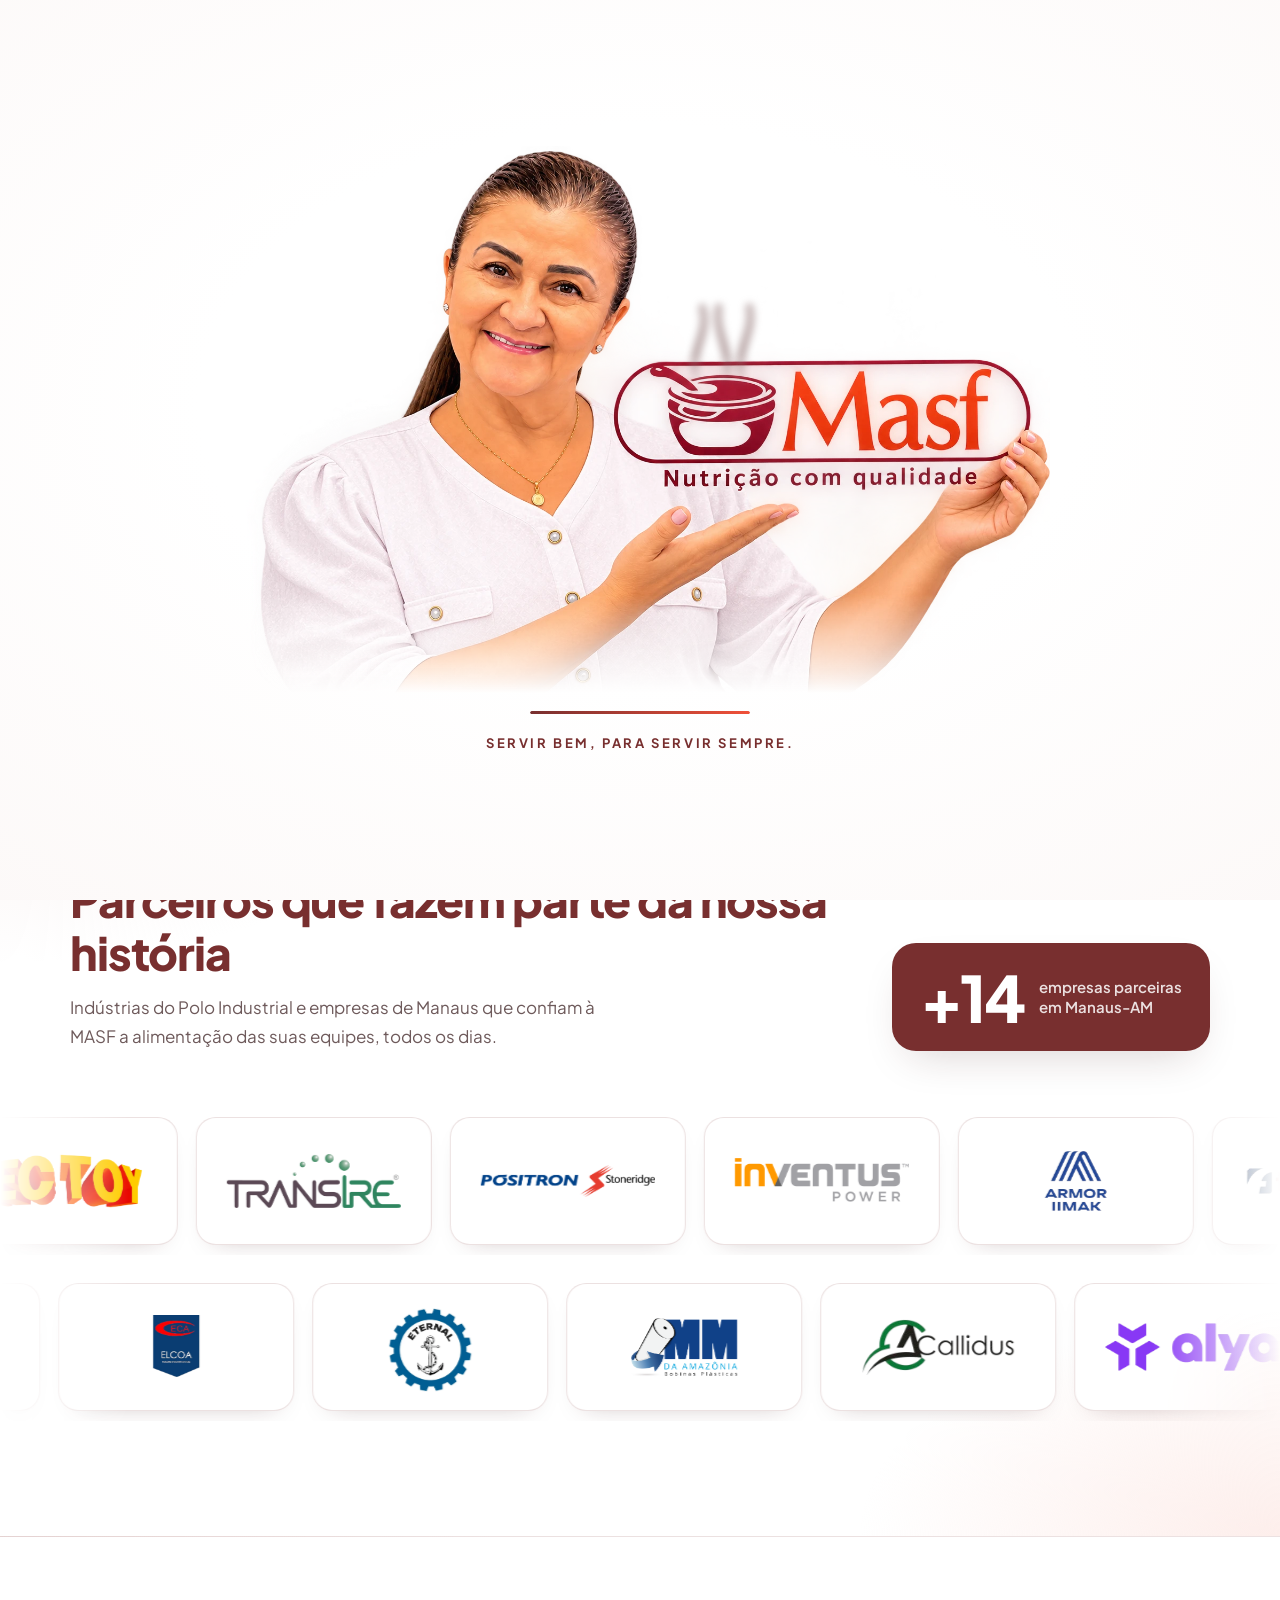
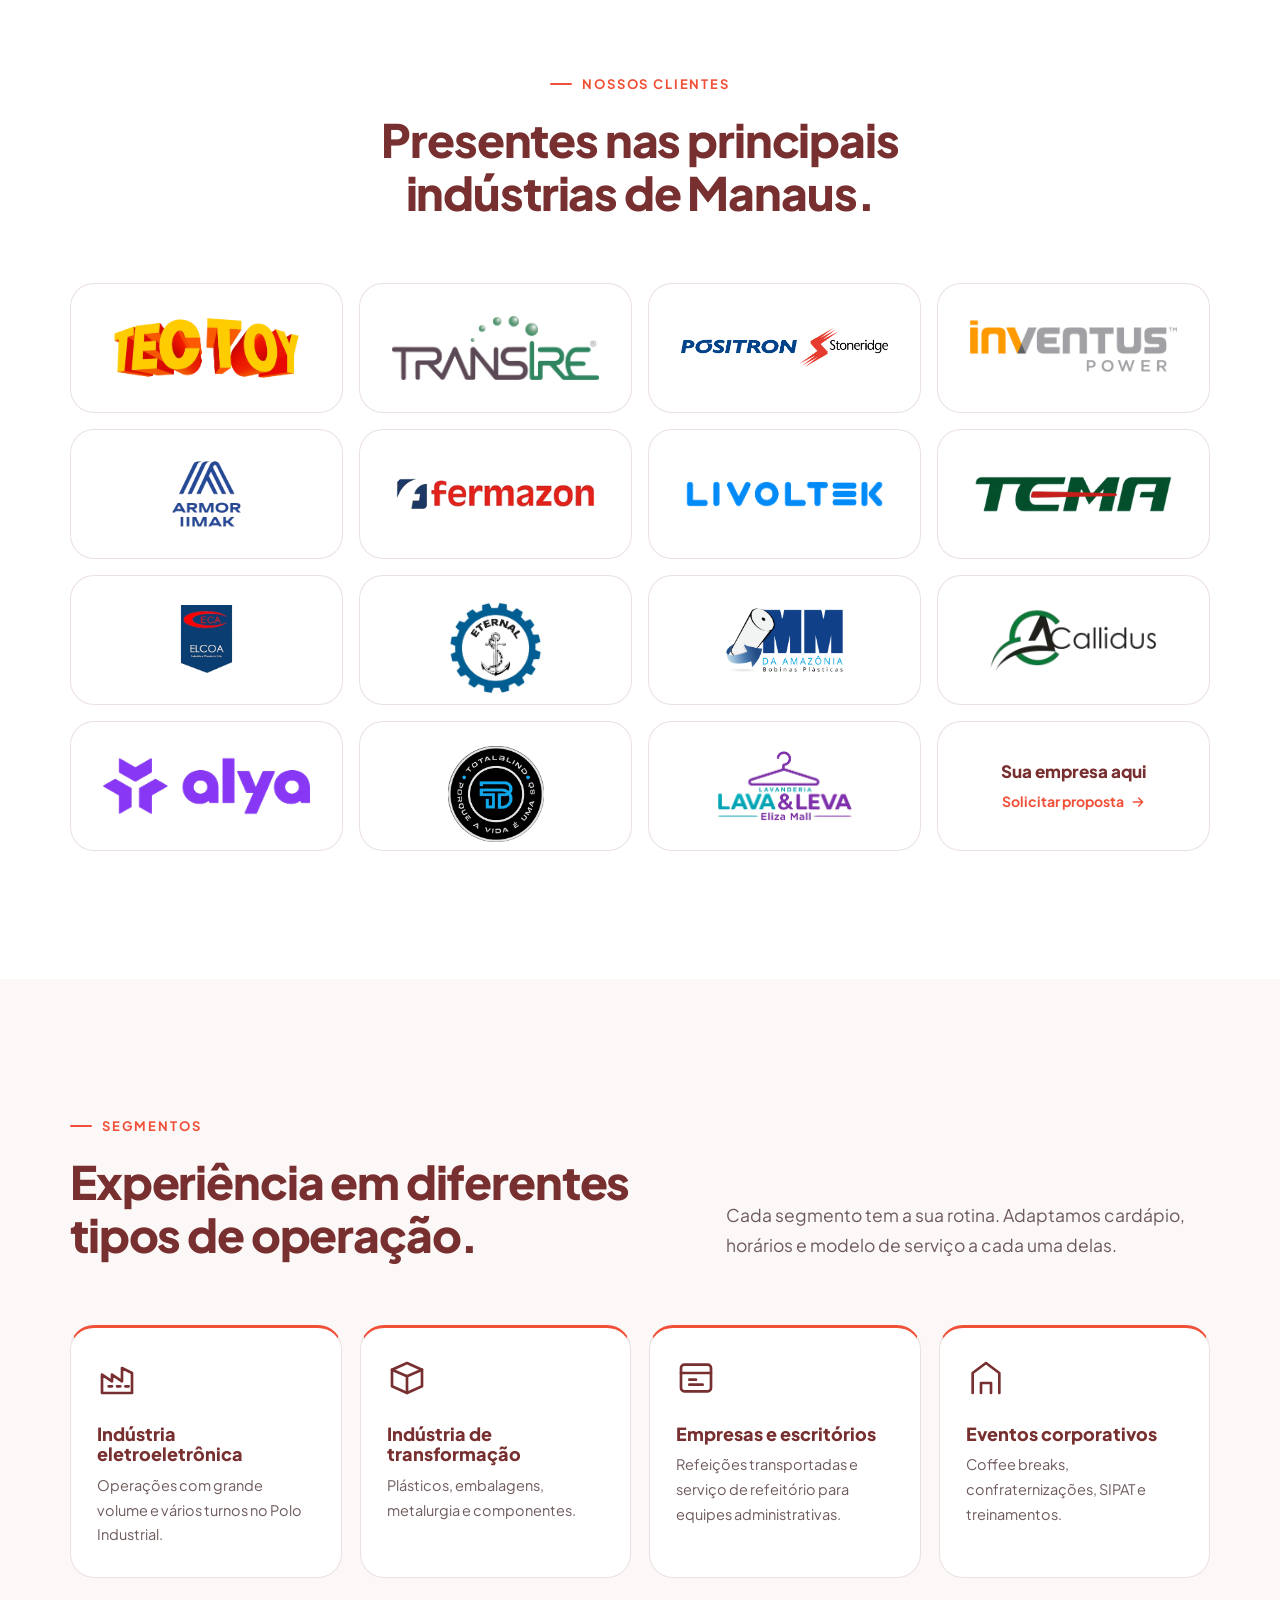
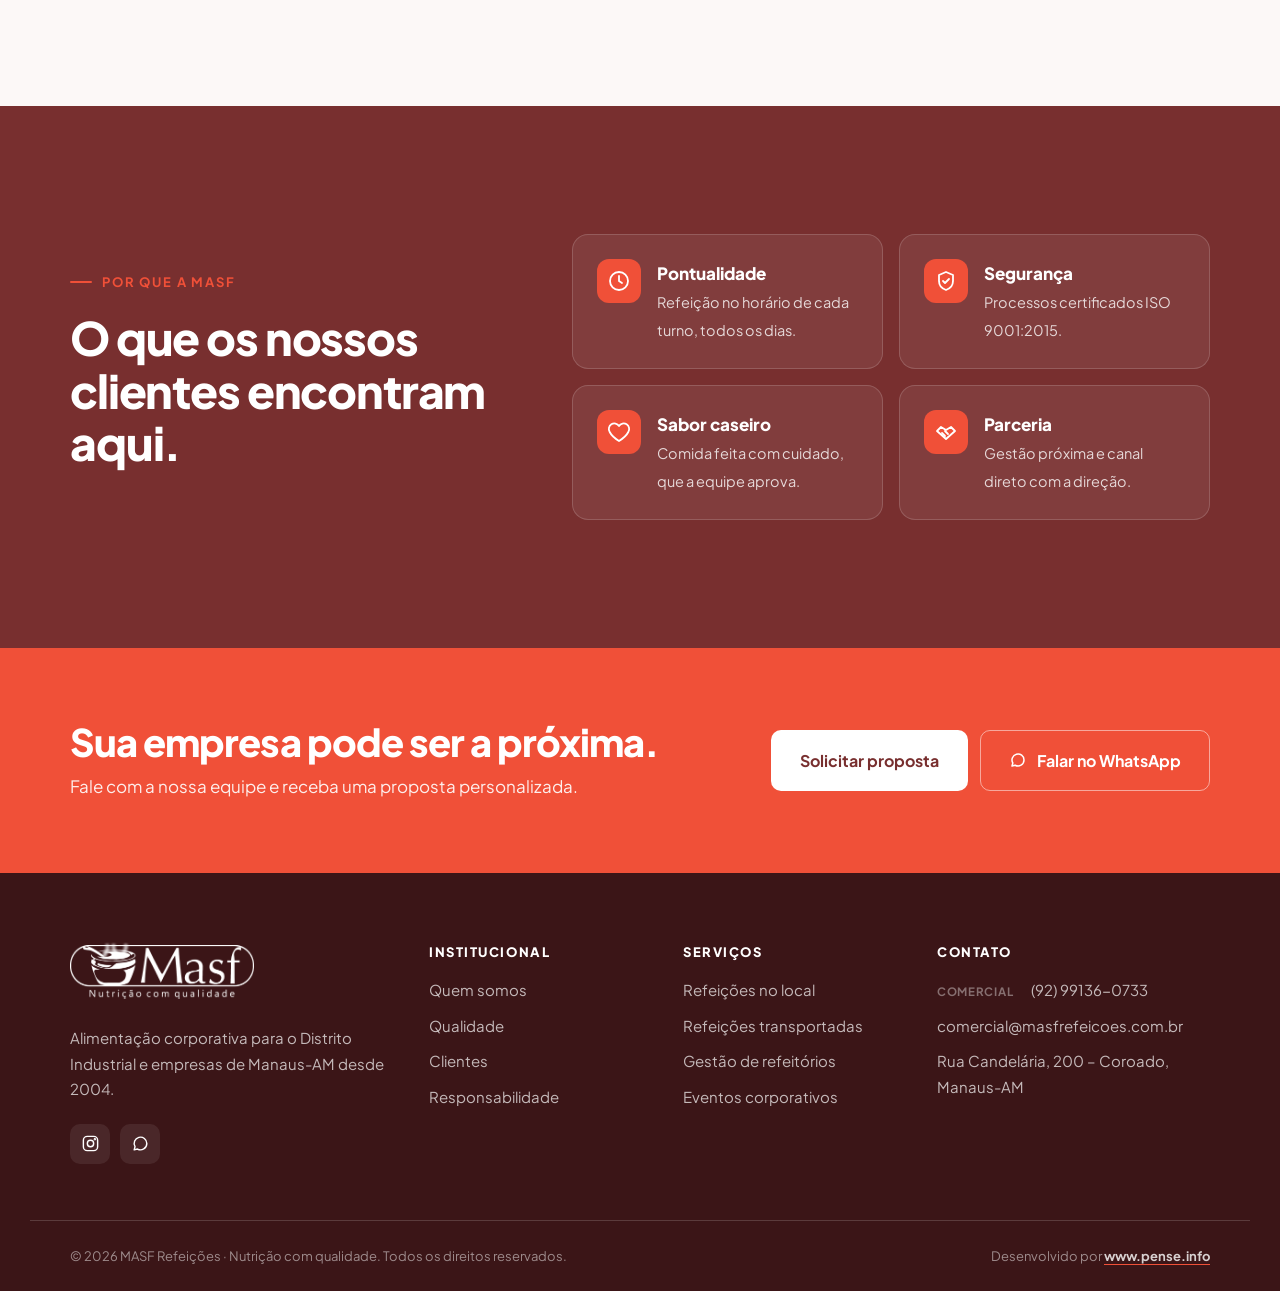
<file: clientes.html>
<!doctype html>
<html lang="pt-BR">
<head>
  <meta charset="utf-8">
  <meta name="viewport" content="width=device-width, initial-scale=1">
  <title>Clientes | MASF Refeições</title>
  <meta name="description" content="Empresas do Distrito Industrial e de Manaus que confiam na MASF Refeições.">
  <meta name="theme-color" content="#782F2F">
  <link rel="canonical" href="https://masfrefeicoes.com.br/clientes.html">
  <link rel="icon" type="image/png" href="assets/img/favicon.png">
  <link rel="apple-touch-icon" href="assets/img/favicon.png">
  <meta property="og:type" content="website">
  <meta property="og:locale" content="pt_BR">
  <meta property="og:title" content="Clientes | MASF Refeições">
  <meta property="og:description" content="Empresas do Distrito Industrial e de Manaus que confiam na MASF Refeições.">
  <meta property="og:site_name" content="MASF Refeições">
  <meta property="og:url" content="https://masfrefeicoes.com.br/clientes.html">
  <meta property="og:image" content="https://masfrefeicoes.com.br/assets/img/og-masf-v3.jpg">
  <meta property="og:image:secure_url" content="https://masfrefeicoes.com.br/assets/img/og-masf-v3.jpg">
  <meta property="og:image:type" content="image/jpeg">
  <meta property="og:image:width" content="1200">
  <meta property="og:image:height" content="630">
  <meta property="og:image:alt" content="MASF Refeições — MASF Refeições: a alimentação que move a indústria de Manaus. Maristelma Silva, CEO. WhatsApp comercial (92) 99136-0733.">
  <meta name="twitter:card" content="summary_large_image">
  <meta name="twitter:image" content="https://masfrefeicoes.com.br/assets/img/og-masf-v3.jpg">
  <link rel="preconnect" href="https://fonts.googleapis.com">
  <link rel="preconnect" href="https://fonts.gstatic.com" crossorigin>
  <link href="https://fonts.googleapis.com/css2?family=Plus+Jakarta+Sans:wght@400;500;600;700;800&display=swap" rel="stylesheet">
  <link rel="stylesheet" href="assets/css/style.css?v=muskr0p1">
  <link rel="preload" as="image" href="assets/img/preloader-masf.webp">
  <script>try{if(sessionStorage.getItem("masf-intro"))document.documentElement.classList.add("no-intro")}catch(e){}</script>

</head>
<body data-page="clientes.html">
  <div class="preloader" id="preloader" aria-hidden="true">
    <div class="preloader__stage">
      <img src="assets/img/preloader-masf.webp" alt="" width="1536" height="1024">
      <svg class="preloader__steam" viewBox="0 0 100 160" preserveAspectRatio="none" aria-hidden="true"><defs><linearGradient id="preloader__steam-fade" x1="0" y1="1" x2="0" y2="0"><stop offset="0" stop-color="#fff" stop-opacity="0"/><stop offset=".18" stop-color="#fff" stop-opacity="1"/><stop offset=".7" stop-color="#fff" stop-opacity=".55"/><stop offset="1" stop-color="#fff" stop-opacity="0"/></linearGradient><mask id="preloader__steam-mask"><rect width="100" height="160" fill="url(#preloader__steam-fade)"/></mask></defs><g mask="url(#preloader__steam-mask)"><path d="M30 160 C 12 130, 48 112, 28 84 S 14 40, 34 6"/><path d="M52 160 C 70 132, 34 108, 54 80 S 70 36, 50 0"/><path d="M74 160 C 58 128, 92 110, 74 82 S 62 42, 80 10"/></g></svg>
    </div>
    <div class="preloader__bar"><span></span></div>
    <p class="preloader__text">Servir bem, para servir sempre.</p>
  </div>
  <div class="topbar">
    <div class="container topbar__inner">
      <span class="topbar__item"><svg viewBox="0 0 24 24" aria-hidden="true"><path d="M12 21s-7-6.2-7-11a7 7 0 0114 0c0 4.8-7 11-7 11z"/><circle cx="12" cy="10" r="2.5"/></svg> Atendemos o Distrito Industrial e empresas de Manaus-AM</span>
      <div class="topbar__links">
        <a href="#" data-phone-link class="topbar__item"><svg viewBox="0 0 24 24" aria-hidden="true"><path d="M4 5c0-1 1-2 2-2h2l2 5-2.5 1.5a11 11 0 006 6L15 13l5 2v2c0 1-1 2-2 2A16 16 0 014 5z"/></svg><span data-phone-label>(92) 99136-0733</span></a>
        <a href="#" data-email-link class="topbar__item"><svg viewBox="0 0 24 24" aria-hidden="true"><rect x="3" y="5" width="18" height="14" rx="2"/><path d="M3 7l9 6 9-6"/></svg><span data-email-label>comercial@masfrefeicoes.com.br</span></a>
        <a href="#" data-instagram-link target="_blank" rel="noopener" class="topbar__item topbar__insta" aria-label="Instagram da MASF"><svg viewBox="0 0 24 24" aria-hidden="true"><rect x="3" y="3" width="18" height="18" rx="5"/><circle cx="12" cy="12" r="4"/><circle cx="17.5" cy="6.5" r=".6"/></svg><span data-instagram-handle>@masfrefeicoesam</span></a>
      </div>
    </div>
  </div>

  <header class="header" id="header">
    <div class="container header__inner">
      <a href="index.html" class="brand" aria-label="MASF Refeições — página inicial">
        <svg class="brand__steam" viewBox="0 0 100 160" preserveAspectRatio="none" aria-hidden="true"><defs><linearGradient id="brand__steam-fade" x1="0" y1="1" x2="0" y2="0"><stop offset="0" stop-color="#fff" stop-opacity="0"/><stop offset=".18" stop-color="#fff" stop-opacity="1"/><stop offset=".7" stop-color="#fff" stop-opacity=".55"/><stop offset="1" stop-color="#fff" stop-opacity="0"/></linearGradient><mask id="brand__steam-mask"><rect width="100" height="160" fill="url(#brand__steam-fade)"/></mask></defs><g mask="url(#brand__steam-mask)"><path d="M30 160 C 12 130, 48 112, 28 84 S 14 40, 34 6"/><path d="M52 160 C 70 132, 34 108, 54 80 S 70 36, 50 0"/><path d="M74 160 C 58 128, 92 110, 74 82 S 62 42, 80 10"/></g></svg>
        <img src="assets/img/logo-masf.png" alt="MASF — Nutrição com qualidade" width="1600" height="470">
      </a>
      <nav class="nav" id="nav" aria-label="Menu principal">
        <a href="sobre.html">Quem somos</a>
        <a href="servicos.html">Serviços</a>
        <a href="qualidade.html">Qualidade</a>
        <a href="clientes.html" class="is-active" aria-current="page">Clientes</a>
        <a href="responsabilidade.html">Responsabilidade</a>
        <a href="contato.html">Contato</a>
        <a href="contato.html" class="btn btn--primary nav__cta">Solicitar proposta</a>
      </nav>
      <button class="burger" id="burger" type="button" aria-label="Abrir menu" aria-expanded="false" aria-controls="nav">
        <span></span><span></span><span></span>
      </button>
    </div>
  </header>

  <main>
    <section class="page-hero">
      <img src="assets/img/refeitorio-masf.jpg" alt="" class="page-hero__img">
      <div class="page-hero__veil"></div>
      <div class="container page-hero__inner">
        <nav class="crumbs" aria-label="Você está em"><a href="index.html">Início</a><span>/</span><span aria-current="page">Clientes</span></nav>
        <span class="kicker kicker--light">Clientes</span>
        <h1>Empresas que confiam na MASF todos os dias.</h1>
        <p>Indústrias e empresas de Manaus que escolheram a MASF para cuidar da alimentação das suas equipes.</p>
      </div>
    </section>


    <section class="clients" aria-labelledby="clients-title">
      <div class="container clients__head">
        <div class="clients__intro">
          <span class="kicker reveal">Nossos clientes</span>
          <h2 class="title reveal" id="clients-title">Parceiros que fazem parte da nossa história</h2>
          <p class="reveal">Indústrias do Polo Industrial e empresas de Manaus que confiam à MASF a alimentação das suas equipes, todos os dias.</p>
        </div>
        <div class="clients__stat reveal">
          <strong>+<span data-count="15">15</span></strong>
          <span>empresas parceiras<br>em Manaus-AM</span>
          
        </div>
      </div>
      <div class="clients__rows">
      <div class="carousel" data-carousel data-direction="-1">
        <div class="carousel__track" data-carousel-track>
          <div class="carousel__item"><img src="assets/img/clientes/tectoy.png" alt="Tectoy" loading="lazy"></div>
          <div class="carousel__item"><img src="assets/img/clientes/transire.png" alt="Transire" loading="lazy"></div>
          <div class="carousel__item"><img src="assets/img/clientes/positron.png" alt="Positron Stoneridge" loading="lazy"></div>
          <div class="carousel__item"><img src="assets/img/clientes/inventus.png" alt="Inventus Power" loading="lazy"></div>
          <div class="carousel__item"><img src="assets/img/clientes/armor.png" alt="Armor IIMAK" loading="lazy"></div>
          <div class="carousel__item"><img src="assets/img/clientes/fermazon.png" alt="Fermazon" loading="lazy"></div>
          <div class="carousel__item"><img src="assets/img/clientes/livoltek.png" alt="Livoltek" loading="lazy"></div>
          <div class="carousel__item"><img src="assets/img/clientes/tema.png" alt="Tema" loading="lazy"></div>
        </div>
      </div>
      <div class="carousel carousel--rev" data-carousel data-direction="1">
        <div class="carousel__track" data-carousel-track>
          <div class="carousel__item"><img src="assets/img/clientes/elcoa.png" alt="Elcoa" loading="lazy"></div>
          <div class="carousel__item"><img src="assets/img/clientes/eternal.png" alt="Eternal" loading="lazy"></div>
          <div class="carousel__item"><img src="assets/img/clientes/mm.png" alt="MM da Amazônia" loading="lazy"></div>
          <div class="carousel__item"><img src="assets/img/clientes/callidus.png" alt="Callidus" loading="lazy"></div>
          <div class="carousel__item"><img src="assets/img/clientes/alya.png" alt="Alya" loading="lazy"></div>
          <div class="carousel__item"><img src="assets/img/clientes/totalblind.png" alt="TotalBlind" loading="lazy"></div>
          <div class="carousel__item"><img src="assets/img/clientes/lavaeleva.png" alt="Lavanderia Lava &amp; Leva — Eliza Mall" loading="lazy"></div>
        </div>
      </div>
      </div>
    </section>

    <section class="section">
      <div class="container">
        <div class="head head--center">
          <span class="kicker reveal">Nossos clientes</span>
          <h2 class="title reveal">Presentes nas principais indústrias de Manaus.</h2>
        </div>
        <ul class="logo-grid">
          <li class="reveal"><img src="assets/img/clientes/tectoy.png" alt="Tectoy" loading="lazy"></li>
          <li class="reveal"><img src="assets/img/clientes/transire.png" alt="Transire" loading="lazy"></li>
          <li class="reveal"><img src="assets/img/clientes/positron.png" alt="Positron Stoneridge" loading="lazy"></li>
          <li class="reveal"><img src="assets/img/clientes/inventus.png" alt="Inventus Power" loading="lazy"></li>
          <li class="reveal"><img src="assets/img/clientes/armor.png" alt="Armor IIMAK" loading="lazy"></li>
          <li class="reveal"><img src="assets/img/clientes/fermazon.png" alt="Fermazon" loading="lazy"></li>
          <li class="reveal"><img src="assets/img/clientes/livoltek.png" alt="Livoltek" loading="lazy"></li>
          <li class="reveal"><img src="assets/img/clientes/tema.png" alt="Tema" loading="lazy"></li>
          <li class="reveal"><img src="assets/img/clientes/elcoa.png" alt="Elcoa" loading="lazy"></li>
          <li class="reveal"><img src="assets/img/clientes/eternal.png" alt="Eternal" loading="lazy"></li>
          <li class="reveal"><img src="assets/img/clientes/mm.png" alt="MM da Amazônia" loading="lazy"></li>
          <li class="reveal"><img src="assets/img/clientes/callidus.png" alt="Callidus" loading="lazy"></li>
          <li class="reveal"><img src="assets/img/clientes/alya.png" alt="Alya" loading="lazy"></li>
          <li class="reveal"><img src="assets/img/clientes/totalblind.png" alt="TotalBlind" loading="lazy"></li>
          <li class="reveal"><img src="assets/img/clientes/lavaeleva.png" alt="Lavanderia Lava &amp; Leva — Eliza Mall" loading="lazy"></li>
          <li class="reveal logo-grid__cta"><a href="contato.html"><strong>Sua empresa aqui</strong><span>Solicitar proposta <svg viewBox="0 0 24 24" aria-hidden="true"><path d="M5 12h14M13 6l6 6-6 6"/></svg></span></a></li>
        </ul>
      </div>
    </section>

    <section class="section segments">
      <div class="container">
        <div class="head">
          <div>
            <span class="kicker reveal">Segmentos</span>
            <h2 class="title reveal">Experiência em diferentes tipos de operação.</h2>
          </div>
          <p class="head__lead reveal">Cada segmento tem a sua rotina. Adaptamos cardápio, horários e modelo de serviço a cada uma delas.</p>
        </div>
        <div class="segments__grid">
          <div class="segment reveal"><svg viewBox="0 0 24 24" aria-hidden="true"><path d="M3 21V10l6 4V10l6 4V6l6 3v12zM7 17h2M12 17h2M17 17h2"/></svg><h3>Indústria eletroeletrônica</h3><p>Operações com grande volume e vários turnos no Polo Industrial.</p></div>
          <div class="segment reveal"><svg viewBox="0 0 24 24" aria-hidden="true"><path d="M3 7l9-4 9 4v10l-9 4-9-4z"/><path d="M3 7l9 4 9-4M12 11v10"/></svg><h3>Indústria de transformação</h3><p>Plásticos, embalagens, metalurgia e componentes.</p></div>
          <div class="segment reveal"><svg viewBox="0 0 24 24" aria-hidden="true"><rect x="3" y="4" width="18" height="16" rx="2"/><path d="M3 9h18M8 13h4M8 16h8"/></svg><h3>Empresas e escritórios</h3><p>Refeições transportadas e serviço de refeitório para equipes administrativas.</p></div>
          <div class="segment reveal"><svg viewBox="0 0 24 24" aria-hidden="true"><path d="M4 21V9l8-6 8 6v12M9 21v-6h6v6"/></svg><h3>Eventos corporativos</h3><p>Coffee breaks, confraternizações, SIPAT e treinamentos.</p></div>
        </div>
      </div>
    </section>

    <section class="section why">
      <div class="container why__grid">
        <div>
          <span class="kicker kicker--light reveal">Por que a MASF</span>
          <h2 class="title title--light reveal">O que os nossos clientes encontram aqui.</h2>
        </div>
        <ul class="why__list">
          <li class="reveal"><svg viewBox="0 0 24 24" aria-hidden="true"><circle cx="12" cy="12" r="9"/><path d="M12 7v5l3 2"/></svg><div><strong>Pontualidade</strong><span>Refeição no horário de cada turno, todos os dias.</span></div></li>
          <li class="reveal"><svg viewBox="0 0 24 24" aria-hidden="true"><path d="M12 3l7 3v6c0 4.5-3 7.6-7 9-4-1.4-7-4.5-7-9V6l7-3z"/><path d="M9 12l2 2 4-4"/></svg><div><strong>Segurança</strong><span>Processos certificados ISO 9001:2015.</span></div></li>
          <li class="reveal"><svg viewBox="0 0 24 24" aria-hidden="true"><path d="M12 21s-7-4.4-9.3-9A5.3 5.3 0 0112 6a5.3 5.3 0 019.3 6c-2.3 4.6-9.3 9-9.3 9z"/></svg><div><strong>Sabor caseiro</strong><span>Comida feita com cuidado, que a equipe aprova.</span></div></li>
          <li class="reveal"><svg viewBox="0 0 24 24" aria-hidden="true"><path d="M3 11l4-4 5 3 5-3 4 4-9 8z"/><path d="M8 13l3 3M11 11l3 3"/></svg><div><strong>Parceria</strong><span>Gestão próxima e canal direto com a direção.</span></div></li>
        </ul>
      </div>
    </section>

    <section class="cta">
      <div class="container cta__inner reveal">
        <div>
          <h2>Sua empresa pode ser a próxima.</h2>
          <p>Fale com a nossa equipe e receba uma proposta personalizada.</p>
        </div>
        <div class="cta__actions">
          <a href="contato.html" class="btn btn--white btn--lg">Solicitar proposta</a>
          <a href="#" data-whatsapp-link target="_blank" rel="noopener" class="btn btn--ghost btn--lg"><svg viewBox="0 0 24 24" aria-hidden="true"><path d="M20 12a8 8 0 01-11.8 7L4 20l1.1-4A8 8 0 1120 12z"/></svg> Falar no WhatsApp</a>
        </div>
      </div>
    </section>
  </main>

  <footer class="footer">
    <div class="container footer__grid">
      <div class="footer__brand">
        <a href="index.html" class="footer__brandlink" aria-label="MASF Refeições — página inicial">
          <svg class="footer__steam" viewBox="0 0 100 160" preserveAspectRatio="none" aria-hidden="true"><defs><linearGradient id="footer__steam-fade" x1="0" y1="1" x2="0" y2="0"><stop offset="0" stop-color="#fff" stop-opacity="0"/><stop offset=".18" stop-color="#fff" stop-opacity="1"/><stop offset=".7" stop-color="#fff" stop-opacity=".55"/><stop offset="1" stop-color="#fff" stop-opacity="0"/></linearGradient><mask id="footer__steam-mask"><rect width="100" height="160" fill="url(#footer__steam-fade)"/></mask></defs><g mask="url(#footer__steam-mask)"><path d="M30 160 C 12 130, 48 112, 28 84 S 14 40, 34 6"/><path d="M52 160 C 70 132, 34 108, 54 80 S 70 36, 50 0"/><path d="M74 160 C 58 128, 92 110, 74 82 S 62 42, 80 10"/></g></svg>
          <img src="assets/img/logo-masf.png" alt="MASF — Nutrição com qualidade" class="footer__logo" loading="lazy">
        </a>
        <p>Alimentação corporativa para o Distrito Industrial e empresas de Manaus-AM desde 2004.</p>
        <div class="footer__social">
          <a href="#" data-instagram-link target="_blank" rel="noopener" aria-label="Instagram"><svg viewBox="0 0 24 24" aria-hidden="true"><rect x="3" y="3" width="18" height="18" rx="5"/><circle cx="12" cy="12" r="4"/><circle cx="17.5" cy="6.5" r=".6"/></svg></a>
          <a href="#" data-whatsapp-link target="_blank" rel="noopener" aria-label="WhatsApp"><svg viewBox="0 0 24 24" aria-hidden="true"><path d="M20 12a8 8 0 01-11.8 7L4 20l1.1-4A8 8 0 1120 12z"/></svg></a>
        </div>
      </div>
      <div>
        <h4>Institucional</h4>
        <ul>
          <li><a href="sobre.html">Quem somos</a></li>
          <li><a href="qualidade.html">Qualidade</a></li>
          <li><a href="clientes.html">Clientes</a></li>
          <li><a href="responsabilidade.html">Responsabilidade</a></li>
        </ul>
      </div>
      <div>
        <h4>Serviços</h4>
        <ul>
          <li><a href="servicos.html#refeicoes-no-local">Refeições no local</a></li>
          <li><a href="servicos.html#refeicoes-transportadas">Refeições transportadas</a></li>
          <li><a href="servicos.html#gestao-de-refeitorios">Gestão de refeitórios</a></li>
          <li><a href="servicos.html#eventos-corporativos">Eventos corporativos</a></li>
        </ul>
      </div>
      <div>
        <h4>Contato</h4>
        <ul>
          <li><span class="phone-list" data-phone-list>(92) 99136-0733</span></li>
          <li><a href="#" data-email-link><span data-email-label>comercial@masfrefeicoes.com.br</span></a></li>
          <li><span data-address-label>Rua Candelária, 200 – Coroado, Manaus-AM</span></li>
        </ul>
      </div>
    </div>
    <div class="container footer__bottom">
      <span>© <span data-year>2026</span> MASF Refeições · Nutrição com qualidade. Todos os direitos reservados.</span>
      <span class="footer__credit"><span data-cnpj-label></span><span>Desenvolvido por <a href="https://www.pense.info" target="_blank" rel="noopener">www.pense.info</a></span></span>
    </div>
  </footer>

  <button type="button" class="to-top" id="to-top" aria-label="Voltar ao topo"><svg viewBox="0 0 24 24" aria-hidden="true"><path d="M12 19V5M5 12l7-7 7 7"/></svg></button>
  <a href="#" class="wa-float" data-whatsapp-link target="_blank" rel="noopener" aria-label="Falar pelo WhatsApp"><svg viewBox="0 0 32 32" aria-hidden="true"><path d="M16 3a13 13 0 00-11.2 19.6L3 29l6.6-1.7A13 13 0 1016 3zm0 23.7c-2 0-4-.6-5.7-1.6l-.4-.2-3.9 1 1-3.8-.3-.4A10.7 10.7 0 1116 26.7zm5.9-8c-.3-.2-1.9-1-2.2-1-.3-.1-.5-.2-.7.2l-1 1.2c-.2.2-.4.2-.7.1a8.8 8.8 0 01-4.4-3.8c-.3-.6.3-.5 1-1.7.1-.2 0-.4 0-.5l-1-2.4c-.3-.6-.5-.5-.7-.5h-.6c-.2 0-.6.1-.9.4-.3.3-1.2 1.1-1.2 2.8s1.2 3.3 1.4 3.5c.2.2 2.4 3.7 5.8 5.2 2.2.9 3 1 4.1.8.7-.1 1.9-.8 2.2-1.5.3-.8.3-1.4.2-1.5l-.6-.3z"/></svg></a>

  <script src="assets/js/main.js?v=muskr0p1"></script>
</body>
</html>
</file>
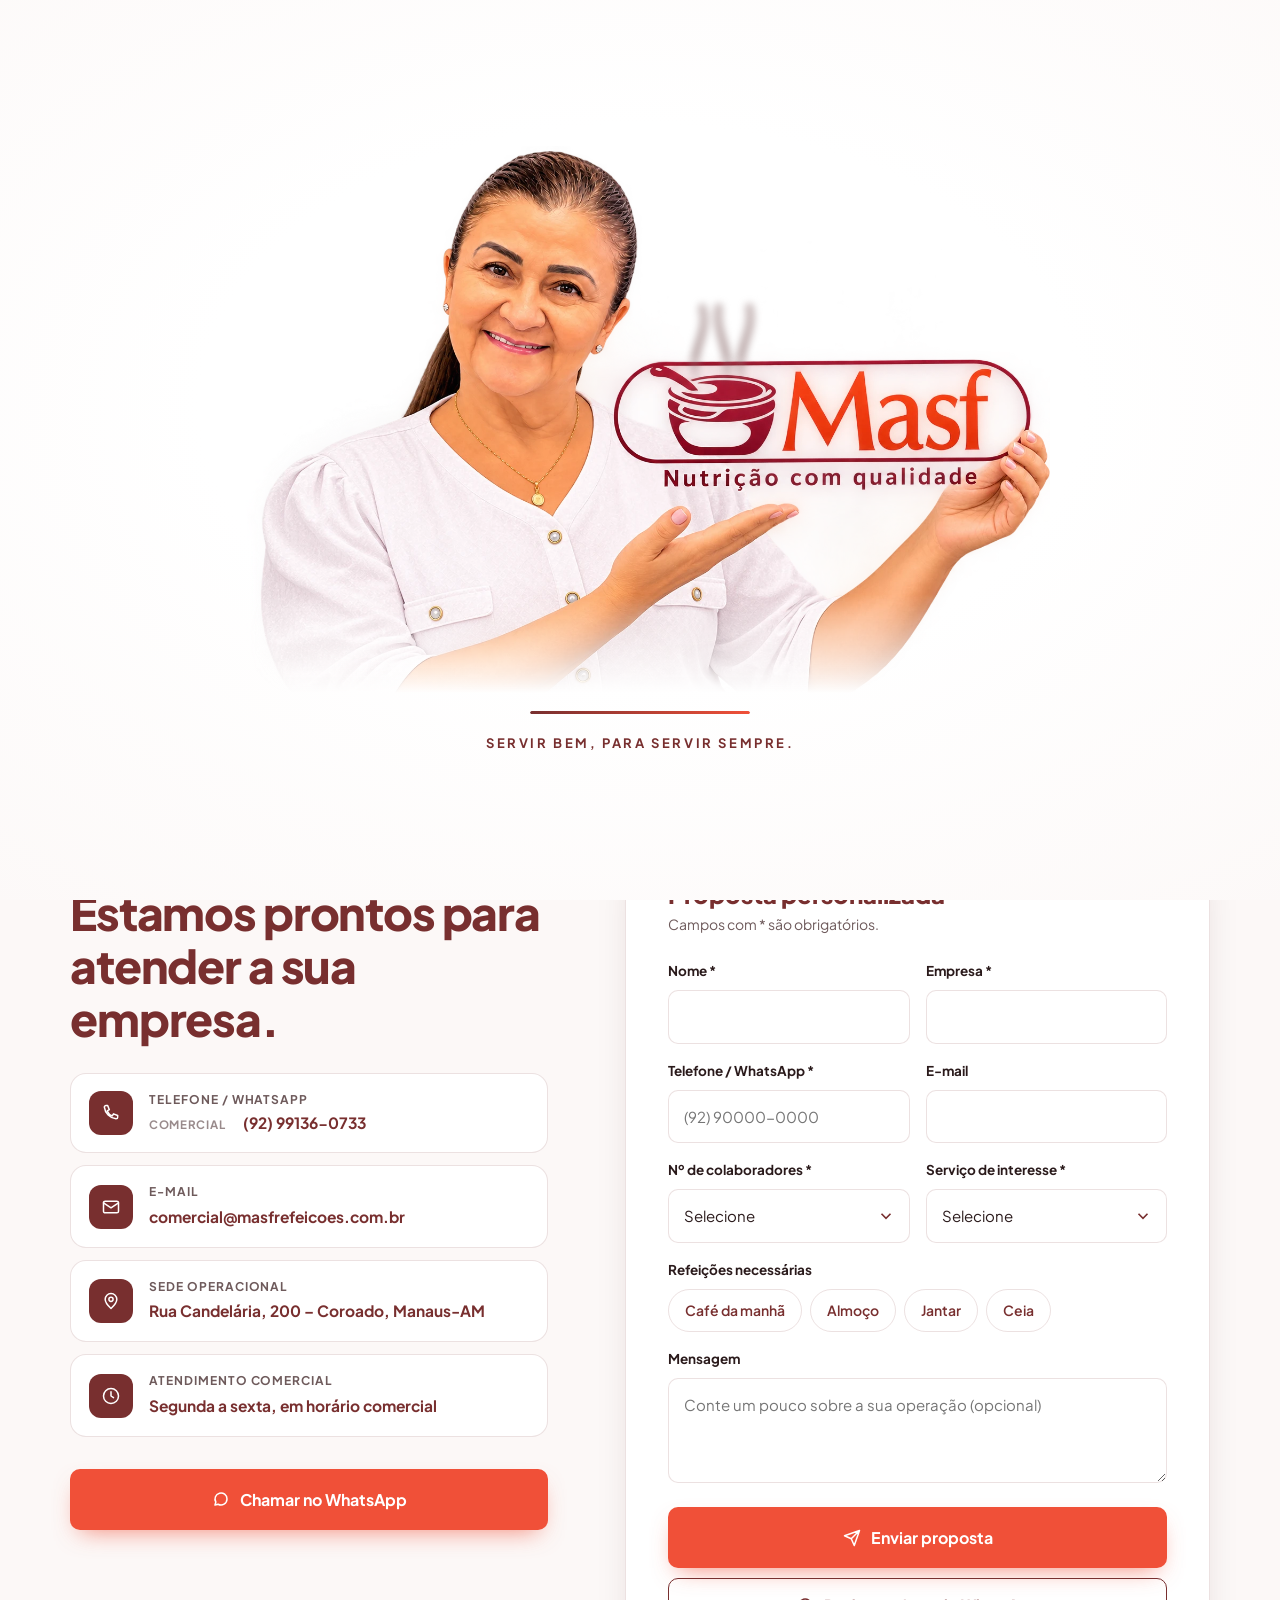
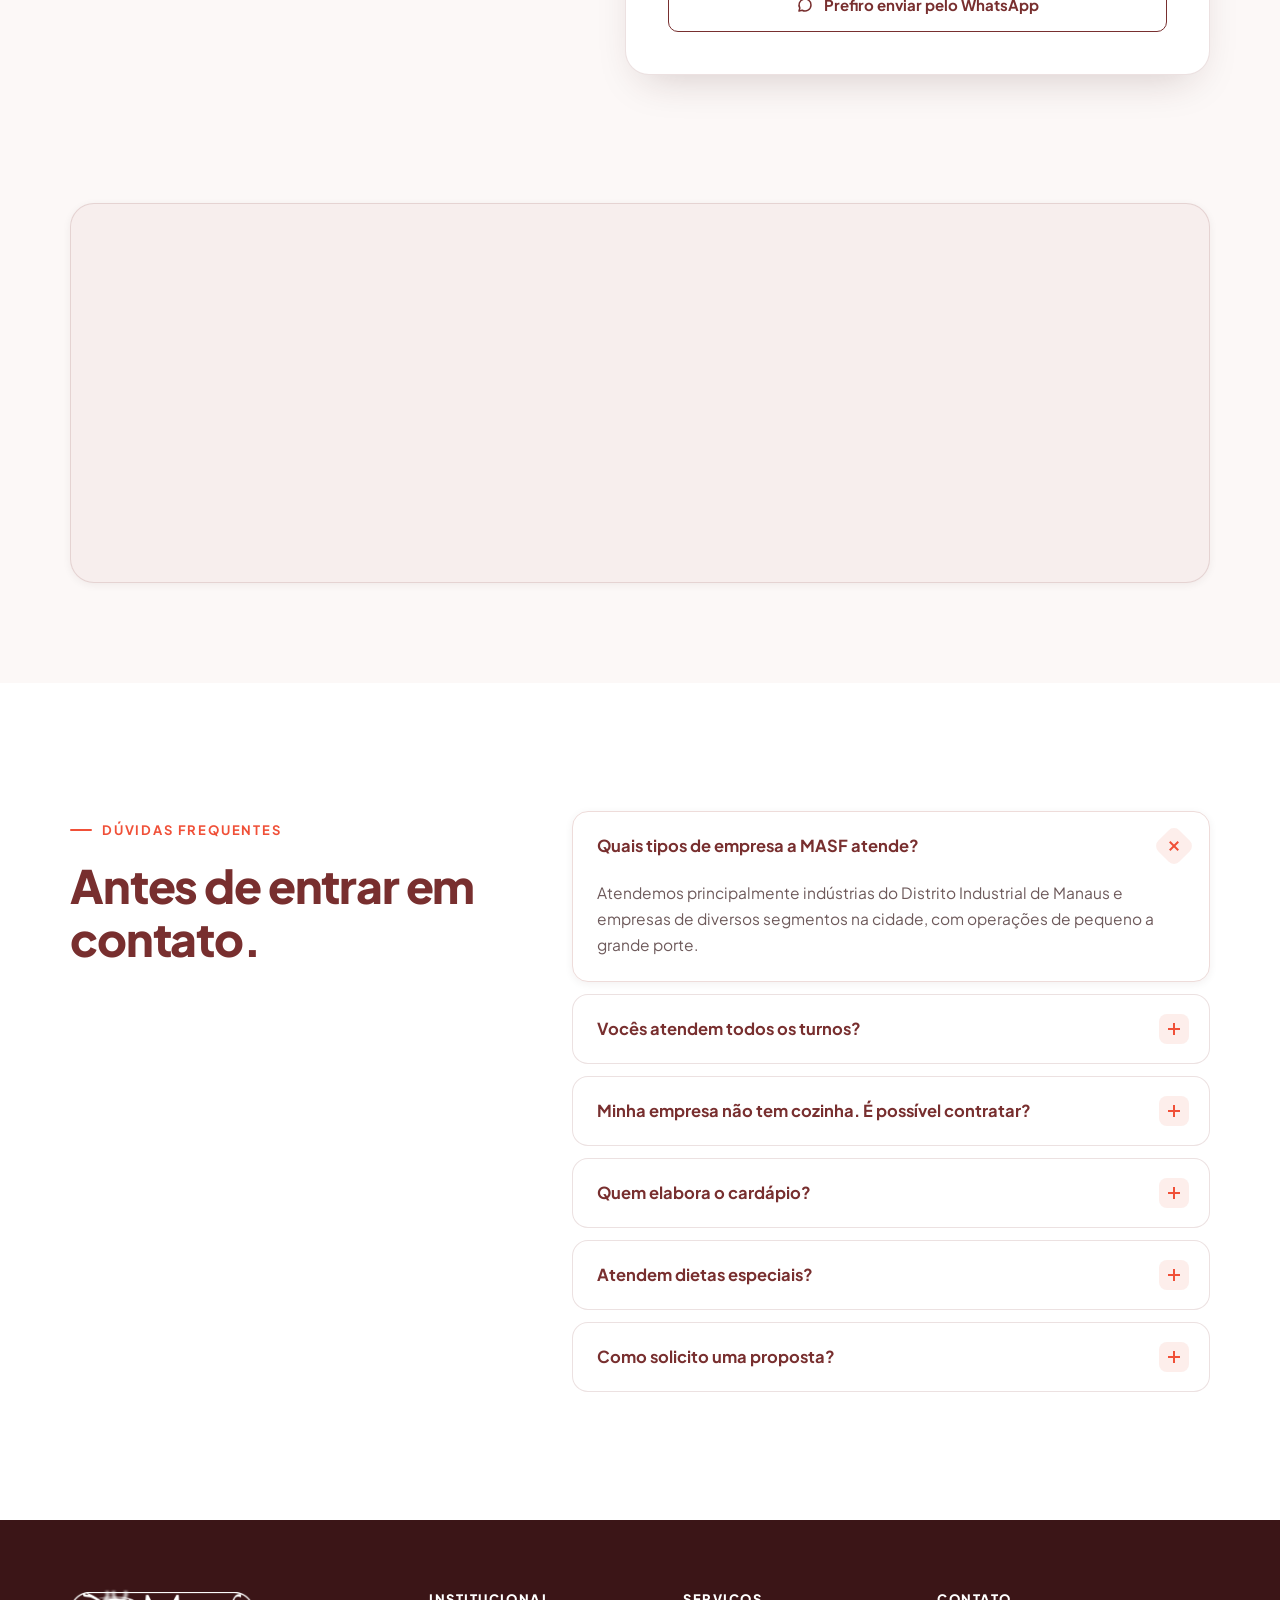
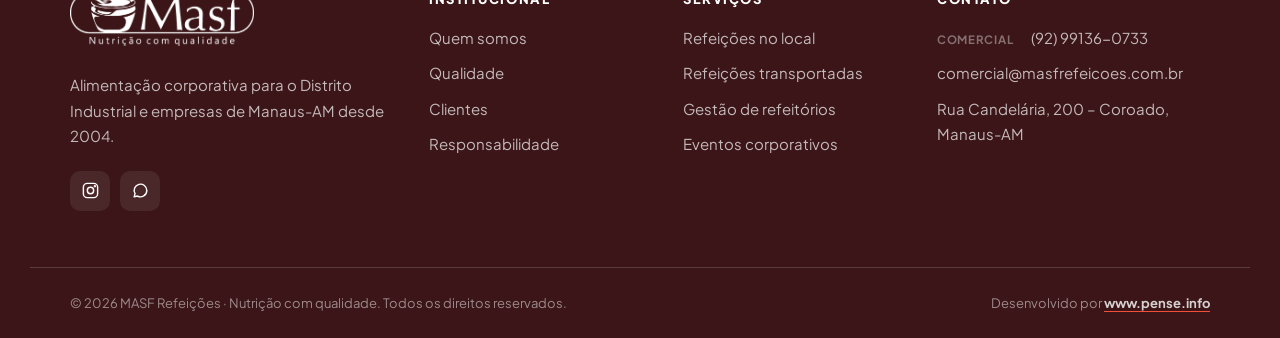
<file: contato.html>
<!doctype html>
<html lang="pt-BR">
<head>
  <meta charset="utf-8">
  <meta name="viewport" content="width=device-width, initial-scale=1">
  <title>Contato | MASF Refeições</title>
  <meta name="description" content="Solicite uma proposta de alimentação corporativa para a sua empresa em Manaus. Telefone, WhatsApp, e-mail e endereço da MASF Refeições.">
  <meta name="theme-color" content="#782F2F">
  <link rel="canonical" href="https://masfrefeicoes.com.br/contato.html">
  <link rel="icon" type="image/png" href="assets/img/favicon.png">
  <link rel="apple-touch-icon" href="assets/img/favicon.png">
  <meta property="og:type" content="website">
  <meta property="og:locale" content="pt_BR">
  <meta property="og:title" content="Contato | MASF Refeições">
  <meta property="og:description" content="Solicite uma proposta de alimentação corporativa para a sua empresa em Manaus. Telefone, WhatsApp, e-mail e endereço da MASF Refeições.">
  <meta property="og:site_name" content="MASF Refeições">
  <meta property="og:url" content="https://masfrefeicoes.com.br/contato.html">
  <meta property="og:image" content="https://masfrefeicoes.com.br/assets/img/og-masf-v3.jpg">
  <meta property="og:image:secure_url" content="https://masfrefeicoes.com.br/assets/img/og-masf-v3.jpg">
  <meta property="og:image:type" content="image/jpeg">
  <meta property="og:image:width" content="1200">
  <meta property="og:image:height" content="630">
  <meta property="og:image:alt" content="MASF Refeições — MASF Refeições: a alimentação que move a indústria de Manaus. Maristelma Silva, CEO. WhatsApp comercial (92) 99136-0733.">
  <meta name="twitter:card" content="summary_large_image">
  <meta name="twitter:image" content="https://masfrefeicoes.com.br/assets/img/og-masf-v3.jpg">
  <link rel="preconnect" href="https://fonts.googleapis.com">
  <link rel="preconnect" href="https://fonts.gstatic.com" crossorigin>
  <link href="https://fonts.googleapis.com/css2?family=Plus+Jakarta+Sans:wght@400;500;600;700;800&display=swap" rel="stylesheet">
  <link rel="stylesheet" href="assets/css/style.css?v=muskr0p1">
  <link rel="preload" as="image" href="assets/img/preloader-masf.webp">
  <script>try{if(sessionStorage.getItem("masf-intro"))document.documentElement.classList.add("no-intro")}catch(e){}</script>

</head>
<body data-page="contato.html">
  <div class="preloader" id="preloader" aria-hidden="true">
    <div class="preloader__stage">
      <img src="assets/img/preloader-masf.webp" alt="" width="1536" height="1024">
      <svg class="preloader__steam" viewBox="0 0 100 160" preserveAspectRatio="none" aria-hidden="true"><defs><linearGradient id="preloader__steam-fade" x1="0" y1="1" x2="0" y2="0"><stop offset="0" stop-color="#fff" stop-opacity="0"/><stop offset=".18" stop-color="#fff" stop-opacity="1"/><stop offset=".7" stop-color="#fff" stop-opacity=".55"/><stop offset="1" stop-color="#fff" stop-opacity="0"/></linearGradient><mask id="preloader__steam-mask"><rect width="100" height="160" fill="url(#preloader__steam-fade)"/></mask></defs><g mask="url(#preloader__steam-mask)"><path d="M30 160 C 12 130, 48 112, 28 84 S 14 40, 34 6"/><path d="M52 160 C 70 132, 34 108, 54 80 S 70 36, 50 0"/><path d="M74 160 C 58 128, 92 110, 74 82 S 62 42, 80 10"/></g></svg>
    </div>
    <div class="preloader__bar"><span></span></div>
    <p class="preloader__text">Servir bem, para servir sempre.</p>
  </div>
  <div class="topbar">
    <div class="container topbar__inner">
      <span class="topbar__item"><svg viewBox="0 0 24 24" aria-hidden="true"><path d="M12 21s-7-6.2-7-11a7 7 0 0114 0c0 4.8-7 11-7 11z"/><circle cx="12" cy="10" r="2.5"/></svg> Atendemos o Distrito Industrial e empresas de Manaus-AM</span>
      <div class="topbar__links">
        <a href="#" data-phone-link class="topbar__item"><svg viewBox="0 0 24 24" aria-hidden="true"><path d="M4 5c0-1 1-2 2-2h2l2 5-2.5 1.5a11 11 0 006 6L15 13l5 2v2c0 1-1 2-2 2A16 16 0 014 5z"/></svg><span data-phone-label>(92) 99136-0733</span></a>
        <a href="#" data-email-link class="topbar__item"><svg viewBox="0 0 24 24" aria-hidden="true"><rect x="3" y="5" width="18" height="14" rx="2"/><path d="M3 7l9 6 9-6"/></svg><span data-email-label>comercial@masfrefeicoes.com.br</span></a>
        <a href="#" data-instagram-link target="_blank" rel="noopener" class="topbar__item topbar__insta" aria-label="Instagram da MASF"><svg viewBox="0 0 24 24" aria-hidden="true"><rect x="3" y="3" width="18" height="18" rx="5"/><circle cx="12" cy="12" r="4"/><circle cx="17.5" cy="6.5" r=".6"/></svg><span data-instagram-handle>@masfrefeicoesam</span></a>
      </div>
    </div>
  </div>

  <header class="header" id="header">
    <div class="container header__inner">
      <a href="index.html" class="brand" aria-label="MASF Refeições — página inicial">
        <svg class="brand__steam" viewBox="0 0 100 160" preserveAspectRatio="none" aria-hidden="true"><defs><linearGradient id="brand__steam-fade" x1="0" y1="1" x2="0" y2="0"><stop offset="0" stop-color="#fff" stop-opacity="0"/><stop offset=".18" stop-color="#fff" stop-opacity="1"/><stop offset=".7" stop-color="#fff" stop-opacity=".55"/><stop offset="1" stop-color="#fff" stop-opacity="0"/></linearGradient><mask id="brand__steam-mask"><rect width="100" height="160" fill="url(#brand__steam-fade)"/></mask></defs><g mask="url(#brand__steam-mask)"><path d="M30 160 C 12 130, 48 112, 28 84 S 14 40, 34 6"/><path d="M52 160 C 70 132, 34 108, 54 80 S 70 36, 50 0"/><path d="M74 160 C 58 128, 92 110, 74 82 S 62 42, 80 10"/></g></svg>
        <img src="assets/img/logo-masf.png" alt="MASF — Nutrição com qualidade" width="1600" height="470">
      </a>
      <nav class="nav" id="nav" aria-label="Menu principal">
        <a href="sobre.html">Quem somos</a>
        <a href="servicos.html">Serviços</a>
        <a href="qualidade.html">Qualidade</a>
        <a href="clientes.html">Clientes</a>
        <a href="responsabilidade.html">Responsabilidade</a>
        <a href="contato.html" class="is-active" aria-current="page">Contato</a>
        <a href="contato.html" class="btn btn--primary nav__cta">Solicitar proposta</a>
      </nav>
      <button class="burger" id="burger" type="button" aria-label="Abrir menu" aria-expanded="false" aria-controls="nav">
        <span></span><span></span><span></span>
      </button>
    </div>
  </header>

  <main>
    <section class="page-hero">
      <img src="assets/img/buffet-pratos.jpg" alt="" class="page-hero__img">
      <div class="page-hero__veil"></div>
      <div class="container page-hero__inner">
        <nav class="crumbs" aria-label="Você está em"><a href="index.html">Início</a><span>/</span><span aria-current="page">Contato</span></nav>
        <span class="kicker kicker--light">Contato</span>
        <h1>Solicite uma proposta para a sua empresa.</h1>
        <p>Preencha o formulário ou fale direto com a nossa equipe comercial. Respondemos o mais breve possível.</p>
      </div>
    </section>

    <section class="section contact">
      <div class="container contact__grid">
        <div class="contact__info">
          <span class="kicker reveal">Fale conosco</span>
          <h2 class="title reveal">Estamos prontos para atender a sua empresa.</h2>
          <ul class="contact__list reveal">
            <li><span class="contact__icon"><svg viewBox="0 0 24 24" aria-hidden="true"><path d="M4 5c0-1 1-2 2-2h2l2 5-2.5 1.5a11 11 0 006 6L15 13l5 2v2c0 1-1 2-2 2A16 16 0 014 5z"/></svg></span><div><small>Telefone / WhatsApp</small><span class="phone-list" data-phone-list>(92) 99136-0733</span></div></li>
            <li><span class="contact__icon"><svg viewBox="0 0 24 24" aria-hidden="true"><rect x="3" y="5" width="18" height="14" rx="2"/><path d="M3 7l9 6 9-6"/></svg></span><div><small>E-mail</small><a href="#" data-email-link><span data-email-label>comercial@masfrefeicoes.com.br</span></a></div></li>
            <li><span class="contact__icon"><svg viewBox="0 0 24 24" aria-hidden="true"><path d="M12 21s-7-6.2-7-11a7 7 0 0114 0c0 4.8-7 11-7 11z"/><circle cx="12" cy="10" r="2.5"/></svg></span><div><small>Sede operacional</small><span data-address-label>Rua Candelária, 200 – Coroado, Manaus-AM</span></div></li>
            <li><span class="contact__icon"><svg viewBox="0 0 24 24" aria-hidden="true"><circle cx="12" cy="12" r="9"/><path d="M12 7v5l3 2"/></svg></span><div><small>Atendimento comercial</small><span>Segunda a sexta, em horário comercial</span></div></li>
          </ul>
          <a href="#" data-whatsapp-link target="_blank" rel="noopener" class="btn btn--primary btn--lg btn--block reveal"><svg viewBox="0 0 24 24" aria-hidden="true"><path d="M20 12a8 8 0 01-11.8 7L4 20l1.1-4A8 8 0 1120 12z"/></svg> Chamar no WhatsApp</a>
        </div>

        <form class="form reveal" id="lead-form" novalidate>
          <h3>Proposta personalizada</h3>
          <p class="form__sub">Campos com * são obrigatórios.</p>
          <div class="form__row">
            <label class="field"><span>Nome *</span><input type="text" name="nome" autocomplete="name" required></label>
            <label class="field"><span>Empresa *</span><input type="text" name="empresa" autocomplete="organization" required></label>
          </div>
          <div class="form__row">
            <label class="field"><span>Telefone / WhatsApp *</span><input type="tel" name="telefone" autocomplete="tel" inputmode="tel" placeholder="(92) 90000-0000" required></label>
            <label class="field"><span>E-mail</span><input type="email" name="email" autocomplete="email"></label>
          </div>
          <div class="form__row">
            <label class="field"><span>Nº de colaboradores *</span>
              <select name="colaboradores" required>
                <option value="">Selecione</option><option>Até 50</option><option>51 a 150</option><option>151 a 500</option><option>501 a 1.000</option><option>Acima de 1.000</option>
              </select>
            </label>
            <label class="field"><span>Serviço de interesse *</span>
              <select name="servico" required>
                <option value="">Selecione</option>
                <option>Refeições no local</option>
                <option>Refeições transportadas</option>
                <option>Gestão de refeitórios</option>
                <option>Prato do Chef</option>
                <option>Café, lanches e ceia</option>
                <option>Eventos corporativos</option>
                <option>Preciso de orientação</option>
              </select>
            </label>
          </div>
          <fieldset class="field field--chips">
            <legend>Refeições necessárias</legend>
            <label><input type="checkbox" name="turnos" value="Café da manhã"><span>Café da manhã</span></label>
            <label><input type="checkbox" name="turnos" value="Almoço"><span>Almoço</span></label>
            <label><input type="checkbox" name="turnos" value="Jantar"><span>Jantar</span></label>
            <label><input type="checkbox" name="turnos" value="Ceia"><span>Ceia</span></label>
          </fieldset>
          <label class="field"><span>Mensagem</span><textarea name="mensagem" rows="3" placeholder="Conte um pouco sobre a sua operação (opcional)"></textarea></label>
          <input type="text" name="_honey" class="form__honey" tabindex="-1" autocomplete="off" aria-hidden="true">
          <p class="form__error" id="form-error" role="alert" hidden>Preencha os campos obrigatórios.</p>
          <div class="form__actions">
            <button type="submit" class="btn btn--primary btn--lg btn--block" data-send="email"><svg viewBox="0 0 24 24" aria-hidden="true"><path d="M22 2L11 13M22 2l-7 20-4-9-9-4z"/></svg> <span data-send-label>Enviar proposta</span></button>
            <button type="submit" class="btn btn--outline btn--block" data-send="whatsapp"><svg viewBox="0 0 24 24" aria-hidden="true"><path d="M20 12a8 8 0 01-11.8 7L4 20l1.1-4A8 8 0 1120 12z"/></svg> Prefiro enviar pelo WhatsApp</button>
          </div>
        </form>
      </div>
    </section>

    <section class="map-sec">
      <div class="container">
        <div class="map reveal">
          <iframe title="Mapa da sede da MASF Refeições" loading="lazy" referrerpolicy="no-referrer-when-downgrade" src="https://www.google.com/maps?q=Rua+Candel%C3%A1ria,+200+-+Coroado,+Manaus+-+AM&output=embed"></iframe>
        </div>
      </div>
    </section>

    <section class="section faq">
      <div class="container faq__grid">
        <div>
          <span class="kicker reveal">Dúvidas frequentes</span>
          <h2 class="title reveal">Antes de entrar em contato.</h2>
        </div>
        <div class="accordion">
          <details class="reveal" open>
            <summary>Quais tipos de empresa a MASF atende?</summary>
            <p>Atendemos principalmente indústrias do Distrito Industrial de Manaus e empresas de diversos segmentos na cidade, com operações de pequeno a grande porte.</p>
          </details>
          <details class="reveal">
            <summary>Vocês atendem todos os turnos?</summary>
            <p>Sim. Oferecemos café da manhã, almoço, jantar e ceia, acompanhando a jornada de trabalho de cada empresa.</p>
          </details>
          <details class="reveal">
            <summary>Minha empresa não tem cozinha. É possível contratar?</summary>
            <p>Sim. Nesse caso indicamos as refeições transportadas, produzidas em nossa cozinha e entregues no horário de cada turno.</p>
          </details>
          <details class="reveal">
            <summary>Quem elabora o cardápio?</summary>
            <p>Nossas nutricionistas elaboram cardápios balanceados e variados, de acordo com o perfil dos colaboradores, e o cardápio é alinhado com o cliente.</p>
          </details>
          <details class="reveal">
            <summary>Atendem dietas especiais?</summary>
            <p>Sim. Mediante planejamento com a nossa equipe de nutrição, oferecemos opções para restrições alimentares.</p>
          </details>
          <details class="reveal">
            <summary>Como solicito uma proposta?</summary>
            <p>Preencha o formulário da página de contato ou fale pelo WhatsApp. Nossa equipe agenda uma visita técnica para entender a sua necessidade.</p>
          </details>
        </div>
      </div>
    </section>
  </main>

  <footer class="footer">
    <div class="container footer__grid">
      <div class="footer__brand">
        <a href="index.html" class="footer__brandlink" aria-label="MASF Refeições — página inicial">
          <svg class="footer__steam" viewBox="0 0 100 160" preserveAspectRatio="none" aria-hidden="true"><defs><linearGradient id="footer__steam-fade" x1="0" y1="1" x2="0" y2="0"><stop offset="0" stop-color="#fff" stop-opacity="0"/><stop offset=".18" stop-color="#fff" stop-opacity="1"/><stop offset=".7" stop-color="#fff" stop-opacity=".55"/><stop offset="1" stop-color="#fff" stop-opacity="0"/></linearGradient><mask id="footer__steam-mask"><rect width="100" height="160" fill="url(#footer__steam-fade)"/></mask></defs><g mask="url(#footer__steam-mask)"><path d="M30 160 C 12 130, 48 112, 28 84 S 14 40, 34 6"/><path d="M52 160 C 70 132, 34 108, 54 80 S 70 36, 50 0"/><path d="M74 160 C 58 128, 92 110, 74 82 S 62 42, 80 10"/></g></svg>
          <img src="assets/img/logo-masf.png" alt="MASF — Nutrição com qualidade" class="footer__logo" loading="lazy">
        </a>
        <p>Alimentação corporativa para o Distrito Industrial e empresas de Manaus-AM desde 2004.</p>
        <div class="footer__social">
          <a href="#" data-instagram-link target="_blank" rel="noopener" aria-label="Instagram"><svg viewBox="0 0 24 24" aria-hidden="true"><rect x="3" y="3" width="18" height="18" rx="5"/><circle cx="12" cy="12" r="4"/><circle cx="17.5" cy="6.5" r=".6"/></svg></a>
          <a href="#" data-whatsapp-link target="_blank" rel="noopener" aria-label="WhatsApp"><svg viewBox="0 0 24 24" aria-hidden="true"><path d="M20 12a8 8 0 01-11.8 7L4 20l1.1-4A8 8 0 1120 12z"/></svg></a>
        </div>
      </div>
      <div>
        <h4>Institucional</h4>
        <ul>
          <li><a href="sobre.html">Quem somos</a></li>
          <li><a href="qualidade.html">Qualidade</a></li>
          <li><a href="clientes.html">Clientes</a></li>
          <li><a href="responsabilidade.html">Responsabilidade</a></li>
        </ul>
      </div>
      <div>
        <h4>Serviços</h4>
        <ul>
          <li><a href="servicos.html#refeicoes-no-local">Refeições no local</a></li>
          <li><a href="servicos.html#refeicoes-transportadas">Refeições transportadas</a></li>
          <li><a href="servicos.html#gestao-de-refeitorios">Gestão de refeitórios</a></li>
          <li><a href="servicos.html#eventos-corporativos">Eventos corporativos</a></li>
        </ul>
      </div>
      <div>
        <h4>Contato</h4>
        <ul>
          <li><span class="phone-list" data-phone-list>(92) 99136-0733</span></li>
          <li><a href="#" data-email-link><span data-email-label>comercial@masfrefeicoes.com.br</span></a></li>
          <li><span data-address-label>Rua Candelária, 200 – Coroado, Manaus-AM</span></li>
        </ul>
      </div>
    </div>
    <div class="container footer__bottom">
      <span>© <span data-year>2026</span> MASF Refeições · Nutrição com qualidade. Todos os direitos reservados.</span>
      <span class="footer__credit"><span data-cnpj-label></span><span>Desenvolvido por <a href="https://www.pense.info" target="_blank" rel="noopener">www.pense.info</a></span></span>
    </div>
  </footer>

  <button type="button" class="to-top" id="to-top" aria-label="Voltar ao topo"><svg viewBox="0 0 24 24" aria-hidden="true"><path d="M12 19V5M5 12l7-7 7 7"/></svg></button>
  <a href="#" class="wa-float" data-whatsapp-link target="_blank" rel="noopener" aria-label="Falar pelo WhatsApp"><svg viewBox="0 0 32 32" aria-hidden="true"><path d="M16 3a13 13 0 00-11.2 19.6L3 29l6.6-1.7A13 13 0 1016 3zm0 23.7c-2 0-4-.6-5.7-1.6l-.4-.2-3.9 1 1-3.8-.3-.4A10.7 10.7 0 1116 26.7zm5.9-8c-.3-.2-1.9-1-2.2-1-.3-.1-.5-.2-.7.2l-1 1.2c-.2.2-.4.2-.7.1a8.8 8.8 0 01-4.4-3.8c-.3-.6.3-.5 1-1.7.1-.2 0-.4 0-.5l-1-2.4c-.3-.6-.5-.5-.7-.5h-.6c-.2 0-.6.1-.9.4-.3.3-1.2 1.1-1.2 2.8s1.2 3.3 1.4 3.5c.2.2 2.4 3.7 5.8 5.2 2.2.9 3 1 4.1.8.7-.1 1.9-.8 2.2-1.5.3-.8.3-1.4.2-1.5l-.6-.3z"/></svg></a>

  <script src="assets/js/main.js?v=muskr0p1"></script>
</body>
</html>
</file>
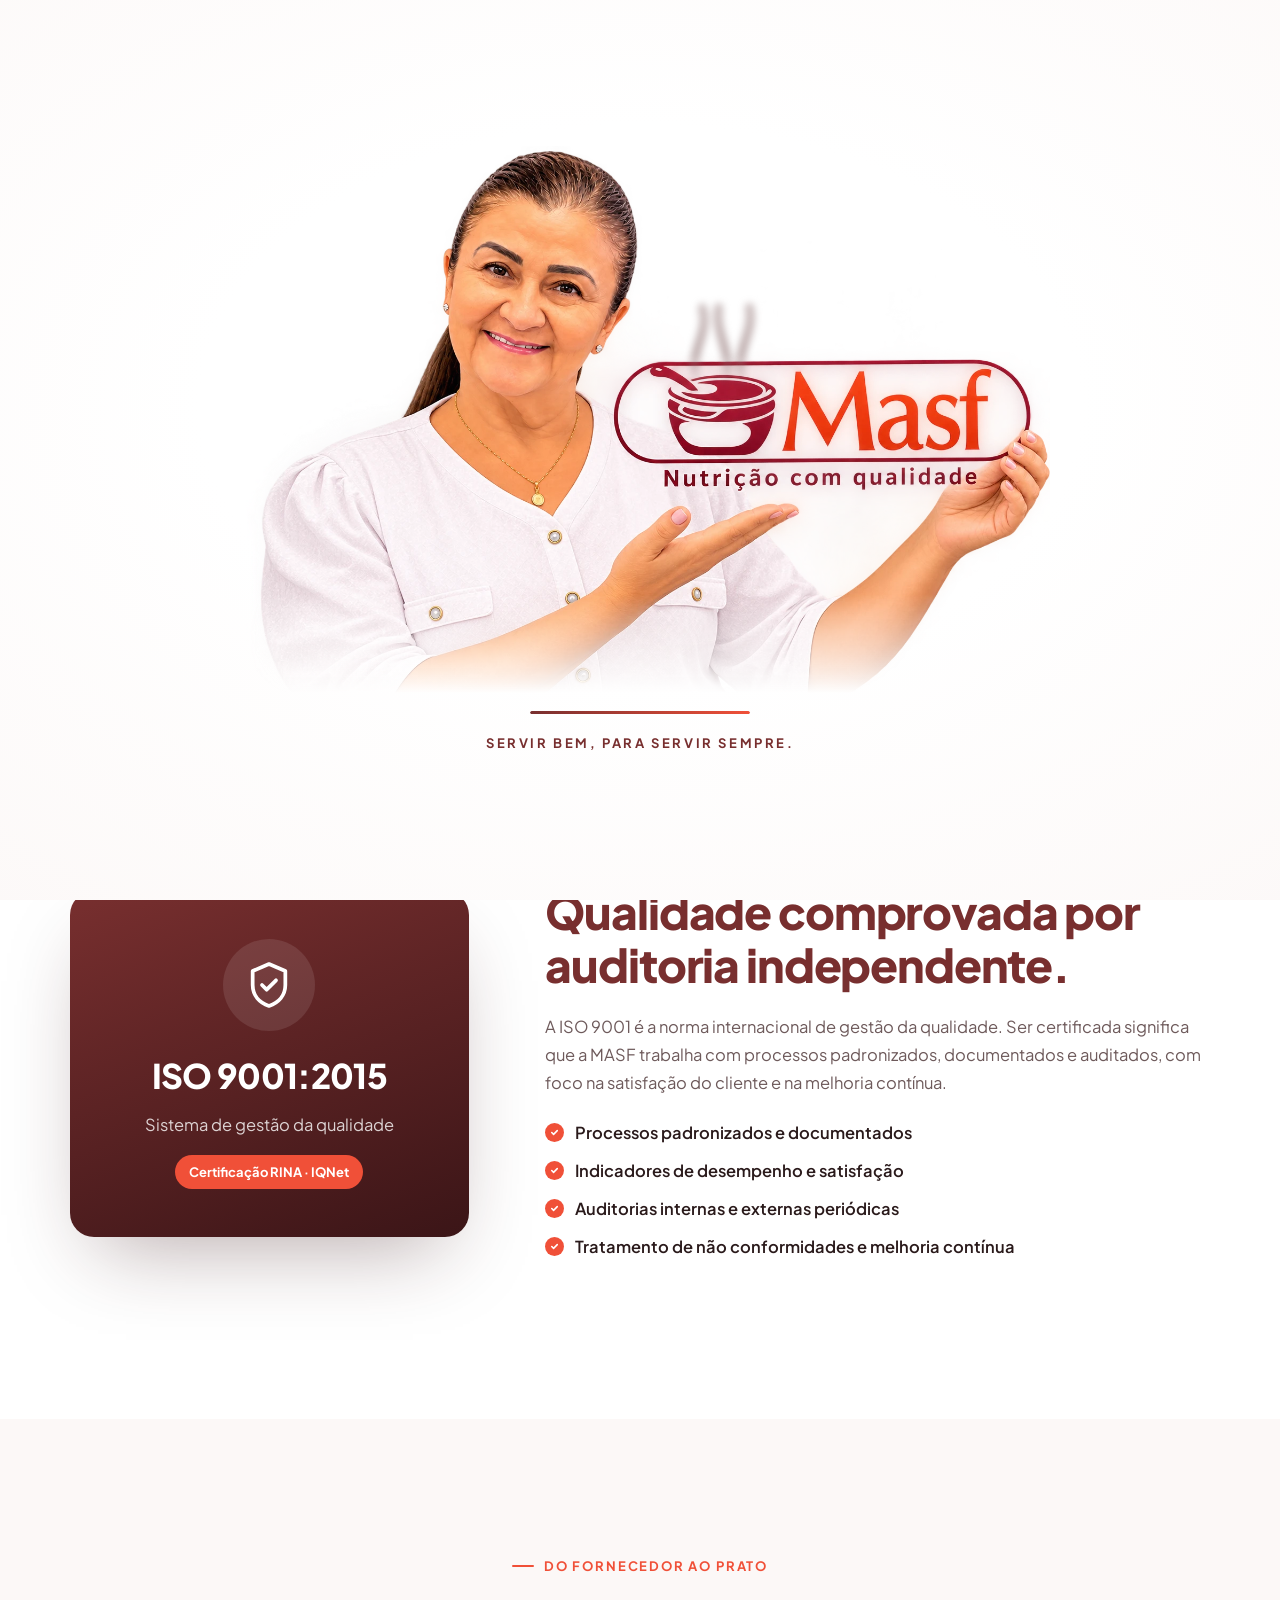
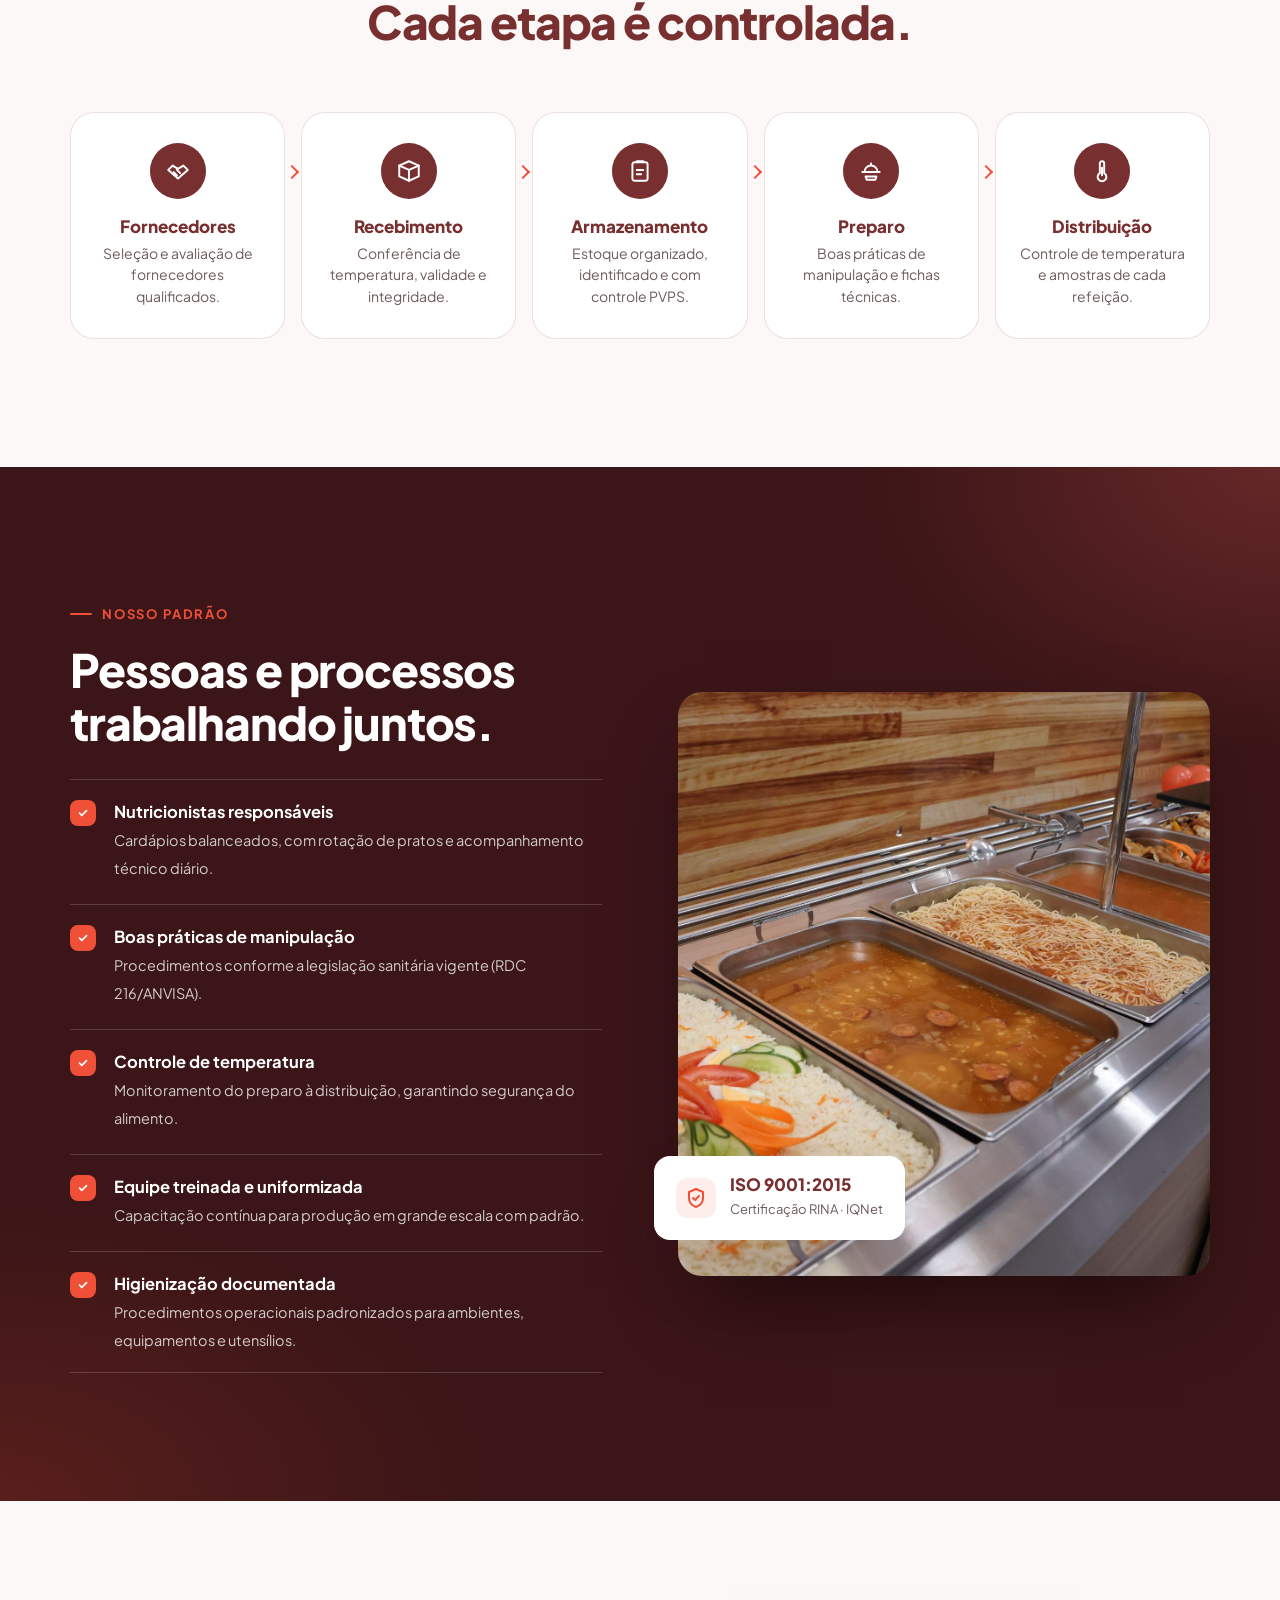
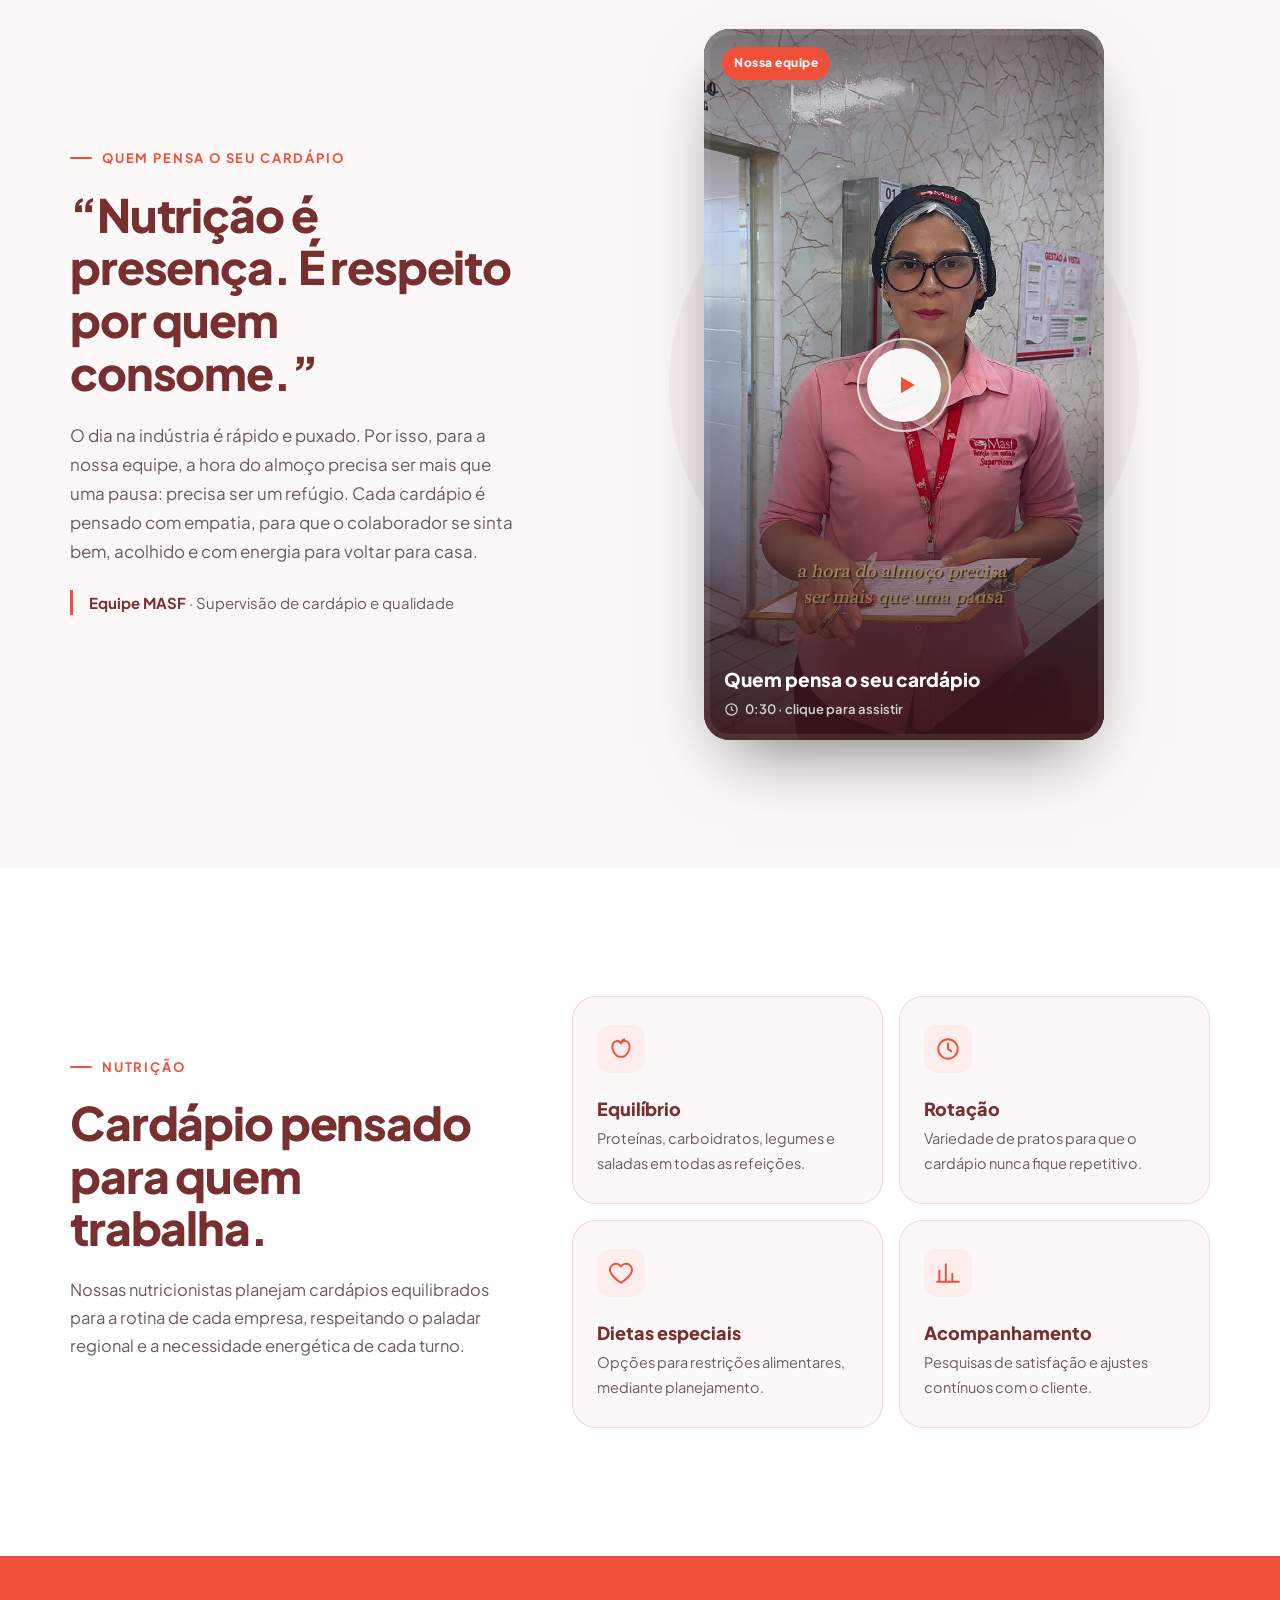
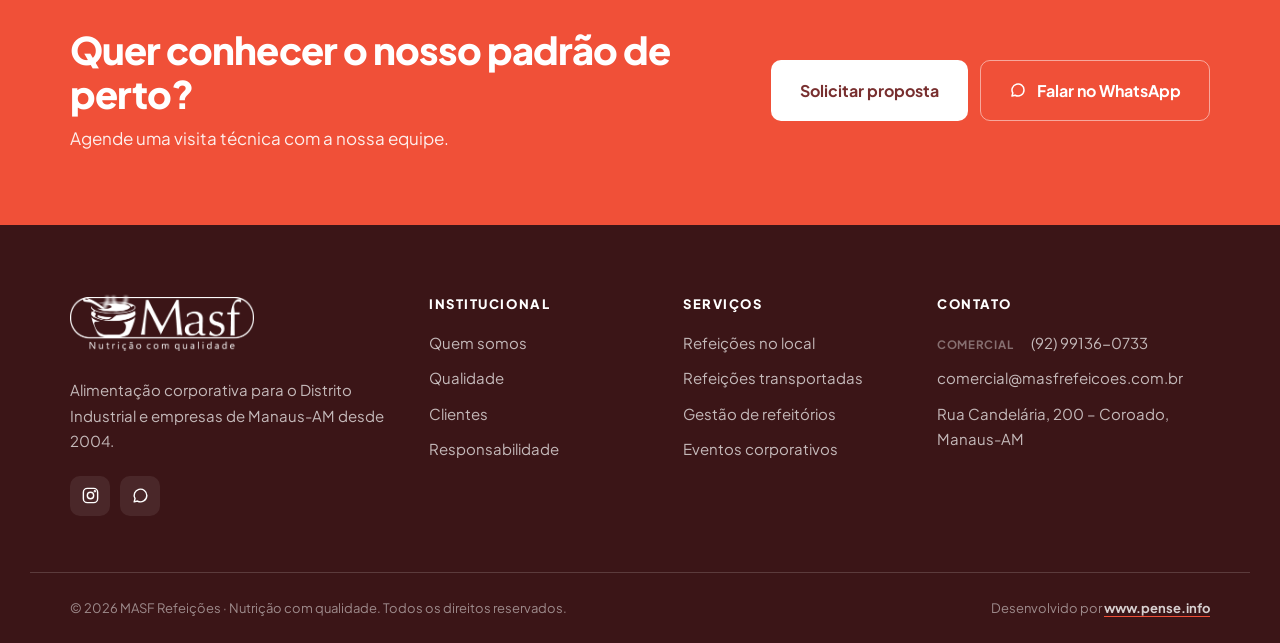
<file: qualidade.html>
<!doctype html>
<html lang="pt-BR">
<head>
  <meta charset="utf-8">
  <meta name="viewport" content="width=device-width, initial-scale=1">
  <title>Qualidade | MASF Refeições</title>
  <meta name="description" content="Gestão da qualidade certificada ISO 9001:2015, nutricionistas responsáveis e segurança alimentar em todas as etapas.">
  <meta name="theme-color" content="#782F2F">
  <link rel="canonical" href="https://masfrefeicoes.com.br/qualidade.html">
  <link rel="icon" type="image/png" href="assets/img/favicon.png">
  <link rel="apple-touch-icon" href="assets/img/favicon.png">
  <meta property="og:type" content="website">
  <meta property="og:locale" content="pt_BR">
  <meta property="og:title" content="Qualidade | MASF Refeições">
  <meta property="og:description" content="Gestão da qualidade certificada ISO 9001:2015, nutricionistas responsáveis e segurança alimentar em todas as etapas.">
  <meta property="og:site_name" content="MASF Refeições">
  <meta property="og:url" content="https://masfrefeicoes.com.br/qualidade.html">
  <meta property="og:image" content="https://masfrefeicoes.com.br/assets/img/og-masf-v3.jpg">
  <meta property="og:image:secure_url" content="https://masfrefeicoes.com.br/assets/img/og-masf-v3.jpg">
  <meta property="og:image:type" content="image/jpeg">
  <meta property="og:image:width" content="1200">
  <meta property="og:image:height" content="630">
  <meta property="og:image:alt" content="MASF Refeições — MASF Refeições: a alimentação que move a indústria de Manaus. Maristelma Silva, CEO. WhatsApp comercial (92) 99136-0733.">
  <meta name="twitter:card" content="summary_large_image">
  <meta name="twitter:image" content="https://masfrefeicoes.com.br/assets/img/og-masf-v3.jpg">
  <link rel="preconnect" href="https://fonts.googleapis.com">
  <link rel="preconnect" href="https://fonts.gstatic.com" crossorigin>
  <link href="https://fonts.googleapis.com/css2?family=Plus+Jakarta+Sans:wght@400;500;600;700;800&display=swap" rel="stylesheet">
  <link rel="stylesheet" href="assets/css/style.css?v=muskr0p1">
  <link rel="preload" as="image" href="assets/img/preloader-masf.webp">
  <script>try{if(sessionStorage.getItem("masf-intro"))document.documentElement.classList.add("no-intro")}catch(e){}</script>

</head>
<body data-page="qualidade.html">
  <div class="preloader" id="preloader" aria-hidden="true">
    <div class="preloader__stage">
      <img src="assets/img/preloader-masf.webp" alt="" width="1536" height="1024">
      <svg class="preloader__steam" viewBox="0 0 100 160" preserveAspectRatio="none" aria-hidden="true"><defs><linearGradient id="preloader__steam-fade" x1="0" y1="1" x2="0" y2="0"><stop offset="0" stop-color="#fff" stop-opacity="0"/><stop offset=".18" stop-color="#fff" stop-opacity="1"/><stop offset=".7" stop-color="#fff" stop-opacity=".55"/><stop offset="1" stop-color="#fff" stop-opacity="0"/></linearGradient><mask id="preloader__steam-mask"><rect width="100" height="160" fill="url(#preloader__steam-fade)"/></mask></defs><g mask="url(#preloader__steam-mask)"><path d="M30 160 C 12 130, 48 112, 28 84 S 14 40, 34 6"/><path d="M52 160 C 70 132, 34 108, 54 80 S 70 36, 50 0"/><path d="M74 160 C 58 128, 92 110, 74 82 S 62 42, 80 10"/></g></svg>
    </div>
    <div class="preloader__bar"><span></span></div>
    <p class="preloader__text">Servir bem, para servir sempre.</p>
  </div>
  <div class="topbar">
    <div class="container topbar__inner">
      <span class="topbar__item"><svg viewBox="0 0 24 24" aria-hidden="true"><path d="M12 21s-7-6.2-7-11a7 7 0 0114 0c0 4.8-7 11-7 11z"/><circle cx="12" cy="10" r="2.5"/></svg> Atendemos o Distrito Industrial e empresas de Manaus-AM</span>
      <div class="topbar__links">
        <a href="#" data-phone-link class="topbar__item"><svg viewBox="0 0 24 24" aria-hidden="true"><path d="M4 5c0-1 1-2 2-2h2l2 5-2.5 1.5a11 11 0 006 6L15 13l5 2v2c0 1-1 2-2 2A16 16 0 014 5z"/></svg><span data-phone-label>(92) 99136-0733</span></a>
        <a href="#" data-email-link class="topbar__item"><svg viewBox="0 0 24 24" aria-hidden="true"><rect x="3" y="5" width="18" height="14" rx="2"/><path d="M3 7l9 6 9-6"/></svg><span data-email-label>comercial@masfrefeicoes.com.br</span></a>
        <a href="#" data-instagram-link target="_blank" rel="noopener" class="topbar__item topbar__insta" aria-label="Instagram da MASF"><svg viewBox="0 0 24 24" aria-hidden="true"><rect x="3" y="3" width="18" height="18" rx="5"/><circle cx="12" cy="12" r="4"/><circle cx="17.5" cy="6.5" r=".6"/></svg><span data-instagram-handle>@masfrefeicoesam</span></a>
      </div>
    </div>
  </div>

  <header class="header" id="header">
    <div class="container header__inner">
      <a href="index.html" class="brand" aria-label="MASF Refeições — página inicial">
        <svg class="brand__steam" viewBox="0 0 100 160" preserveAspectRatio="none" aria-hidden="true"><defs><linearGradient id="brand__steam-fade" x1="0" y1="1" x2="0" y2="0"><stop offset="0" stop-color="#fff" stop-opacity="0"/><stop offset=".18" stop-color="#fff" stop-opacity="1"/><stop offset=".7" stop-color="#fff" stop-opacity=".55"/><stop offset="1" stop-color="#fff" stop-opacity="0"/></linearGradient><mask id="brand__steam-mask"><rect width="100" height="160" fill="url(#brand__steam-fade)"/></mask></defs><g mask="url(#brand__steam-mask)"><path d="M30 160 C 12 130, 48 112, 28 84 S 14 40, 34 6"/><path d="M52 160 C 70 132, 34 108, 54 80 S 70 36, 50 0"/><path d="M74 160 C 58 128, 92 110, 74 82 S 62 42, 80 10"/></g></svg>
        <img src="assets/img/logo-masf.png" alt="MASF — Nutrição com qualidade" width="1600" height="470">
      </a>
      <nav class="nav" id="nav" aria-label="Menu principal">
        <a href="sobre.html">Quem somos</a>
        <a href="servicos.html">Serviços</a>
        <a href="qualidade.html" class="is-active" aria-current="page">Qualidade</a>
        <a href="clientes.html">Clientes</a>
        <a href="responsabilidade.html">Responsabilidade</a>
        <a href="contato.html">Contato</a>
        <a href="contato.html" class="btn btn--primary nav__cta">Solicitar proposta</a>
      </nav>
      <button class="burger" id="burger" type="button" aria-label="Abrir menu" aria-expanded="false" aria-controls="nav">
        <span></span><span></span><span></span>
      </button>
    </div>
  </header>

  <main>
    <section class="page-hero">
      <img src="assets/img/refeitorio-masf.jpg" alt="" class="page-hero__img">
      <div class="page-hero__veil"></div>
      <div class="container page-hero__inner">
        <nav class="crumbs" aria-label="Você está em"><a href="index.html">Início</a><span>/</span><span aria-current="page">Qualidade</span></nav>
        <span class="kicker kicker--light">Qualidade certificada</span>
        <h1>Segurança alimentar não é diferencial. É pré-requisito.</h1>
        <p>Sistema de gestão da qualidade ISO 9001:2015 e controles em cada etapa, do fornecedor ao prato.</p>
      </div>
    </section>

    <section class="section">
      <div class="container iso">
        <div class="iso__seal reveal">
          <svg viewBox="0 0 24 24" aria-hidden="true"><path d="M12 3l7 3v6c0 4.5-3 7.6-7 9-4-1.4-7-4.5-7-9V6l7-3z"/><path d="M9 12l2 2 4-4"/></svg>
          <strong>ISO 9001:2015</strong>
          <span>Sistema de gestão da qualidade</span>
          <small>Certificação RINA · IQNet</small>
        </div>
        <div class="iso__text">
          <span class="kicker reveal">Certificação</span>
          <h2 class="title reveal">Qualidade comprovada por auditoria independente.</h2>
          <p class="reveal">A ISO 9001 é a norma internacional de gestão da qualidade. Ser certificada significa que a MASF trabalha com processos padronizados, documentados e auditados, com foco na satisfação do cliente e na melhoria contínua.</p>
          <ul class="ticks reveal">
            <li>Processos padronizados e documentados</li>
            <li>Indicadores de desempenho e satisfação</li>
            <li>Auditorias internas e externas periódicas</li>
            <li>Tratamento de não conformidades e melhoria contínua</li>
          </ul>
        </div>
      </div>
    </section>

    <section class="section chain-sec">
      <div class="container">
        <div class="head head--center">
          <span class="kicker reveal">Do fornecedor ao prato</span>
          <h2 class="title reveal">Cada etapa é controlada.</h2>
        </div>
        <ol class="chain">
          <li class="reveal"><span><svg viewBox="0 0 24 24" aria-hidden="true"><path d="M3 11l4-4 5 3 5-3 4 4-9 8z"/><path d="M8 13l3 3M11 11l3 3"/></svg></span><h3>Fornecedores</h3><p>Seleção e avaliação de fornecedores qualificados.</p></li>
          <li class="reveal"><span><svg viewBox="0 0 24 24" aria-hidden="true"><path d="M3 7l9-4 9 4v10l-9 4-9-4z"/><path d="M3 7l9 4 9-4M12 11v10"/></svg></span><h3>Recebimento</h3><p>Conferência de temperatura, validade e integridade.</p></li>
          <li class="reveal"><span><svg viewBox="0 0 24 24" aria-hidden="true"><rect x="5" y="4" width="14" height="17" rx="2"/><path d="M9 4V3h6v1M9 11h6M9 15h4"/></svg></span><h3>Armazenamento</h3><p>Estoque organizado, identificado e com controle PVPS.</p></li>
          <li class="reveal"><span><svg viewBox="0 0 24 24" aria-hidden="true"><path d="M6 13c0-3.5 2.7-6 6-6s6 2.5 6 6M4 13h16M12 7V5"/><path d="M7 17h10l-1 3H8z"/></svg></span><h3>Preparo</h3><p>Boas práticas de manipulação e fichas técnicas.</p></li>
          <li class="reveal"><span><svg viewBox="0 0 24 24" aria-hidden="true"><path d="M10 14V5a2 2 0 014 0v9a4 4 0 11-4 0zM12 9v7"/></svg></span><h3>Distribuição</h3><p>Controle de temperatura e amostras de cada refeição.</p></li>
        </ol>
      </div>
    </section>

    <section class="section quality">
      <div class="container quality__grid">
        <div class="quality__text">
          <span class="kicker reveal">Nosso padrão</span>
          <h2 class="title title--light reveal">Pessoas e processos trabalhando juntos.</h2>
          <ul class="quality__list reveal">
            <li><strong>Nutricionistas responsáveis</strong><span>Cardápios balanceados, com rotação de pratos e acompanhamento técnico diário.</span></li>
            <li><strong>Boas práticas de manipulação</strong><span>Procedimentos conforme a legislação sanitária vigente (RDC 216/ANVISA).</span></li>
            <li><strong>Controle de temperatura</strong><span>Monitoramento do preparo à distribuição, garantindo segurança do alimento.</span></li>
            <li><strong>Equipe treinada e uniformizada</strong><span>Capacitação contínua para produção em grande escala com padrão.</span></li>
            <li><strong>Higienização documentada</strong><span>Procedimentos operacionais padronizados para ambientes, equipamentos e utensílios.</span></li>
          </ul>
        </div>
        <div class="quality__media reveal">
          <img src="assets/img/buffet-linha.jpg" alt="Linha de buffet MASF" loading="lazy">
          <div class="quality__seal"><svg viewBox="0 0 24 24" aria-hidden="true"><path d="M12 3l7 3v6c0 4.5-3 7.6-7 9-4-1.4-7-4.5-7-9V6l7-3z"/><path d="M9 12l2 2 4-4"/></svg><div><strong>ISO 9001:2015</strong><span>Certificação RINA · IQNet</span></div></div>
        </div>
      </div>
    </section>

    <section class="section video-feature video-feature--rev">
      <div class="container video-feature__grid">
        <div class="video-feature__media reveal"><button type="button" class="vcard vcard--lg" data-video="assets/video/masf-nutricionista.mp4" data-video-title="Quem pensa o seu cardápio" aria-label="Assistir: Quem pensa o seu cardápio">
            <video muted loop playsinline preload="none" poster="assets/video/masf-nutricionista.jpg" data-src="assets/video/masf-nutricionista.mp4"></video>
            <span class="vcard__shade"></span>
            <span class="vcard__tag">Nossa equipe</span>
            <span class="vcard__play"><svg viewBox="0 0 24 24" aria-hidden="true"><path d="M8 5.5v13l11-6.5z"/></svg></span>
            <span class="vcard__meta"><strong>Quem pensa o seu cardápio</strong><small><svg viewBox="0 0 24 24" aria-hidden="true"><circle cx="12" cy="12" r="9"/><path d="M12 7v5l3 2"/></svg>0:30 · clique para assistir</small></span>
          </button></div>
        <div>
          <span class="kicker reveal">Quem pensa o seu cardápio</span>
          <h2 class="title reveal">“Nutrição é presença. É respeito por quem consome.”</h2>
          <p class="reveal">O dia na indústria é rápido e puxado. Por isso, para a nossa equipe, a hora do almoço precisa ser mais que uma pausa: precisa ser um refúgio. Cada cardápio é pensado com empatia, para que o colaborador se sinta bem, acolhido e com energia para voltar para casa.</p>
          <p class="video-feature__sign reveal"><strong>Equipe MASF</strong> · Supervisão de cardápio e qualidade</p>
        </div>
      </div>
    </section>

    <section class="section nutri">
      <div class="container nutri__grid">
        <div>
          <span class="kicker reveal">Nutrição</span>
          <h2 class="title reveal">Cardápio pensado para quem trabalha.</h2>
          <p class="reveal">Nossas nutricionistas planejam cardápios equilibrados para a rotina de cada empresa, respeitando o paladar regional e a necessidade energética de cada turno.</p>
        </div>
        <div class="nutri__cards">
          <div class="nutri__card reveal"><svg viewBox="0 0 24 24" aria-hidden="true"><path d="M12 7c-1-2-3-3-5-2-3 1-4 5-2 9s4 6 7 5c3 1 5-1 7-5s1-8-2-9c-2-1-4 0-5 2zM12 7c0-2 1-3 3-4"/></svg><h3>Equilíbrio</h3><p>Proteínas, carboidratos, legumes e saladas em todas as refeições.</p></div>
          <div class="nutri__card reveal"><svg viewBox="0 0 24 24" aria-hidden="true"><circle cx="12" cy="12" r="9"/><path d="M12 7v5l3 2"/></svg><h3>Rotação</h3><p>Variedade de pratos para que o cardápio nunca fique repetitivo.</p></div>
          <div class="nutri__card reveal"><svg viewBox="0 0 24 24" aria-hidden="true"><path d="M12 21s-7-4.4-9.3-9A5.3 5.3 0 0112 6a5.3 5.3 0 019.3 6c-2.3 4.6-9.3 9-9.3 9z"/></svg><h3>Dietas especiais</h3><p>Opções para restrições alimentares, mediante planejamento.</p></div>
          <div class="nutri__card reveal"><svg viewBox="0 0 24 24" aria-hidden="true"><path d="M4 20V10M10 20V4M16 20v-7M22 20H2"/></svg><h3>Acompanhamento</h3><p>Pesquisas de satisfação e ajustes contínuos com o cliente.</p></div>
        </div>
      </div>
    </section>

    <section class="cta">
      <div class="container cta__inner reveal">
        <div>
          <h2>Quer conhecer o nosso padrão de perto?</h2>
          <p>Agende uma visita técnica com a nossa equipe.</p>
        </div>
        <div class="cta__actions">
          <a href="contato.html" class="btn btn--white btn--lg">Solicitar proposta</a>
          <a href="#" data-whatsapp-link target="_blank" rel="noopener" class="btn btn--ghost btn--lg"><svg viewBox="0 0 24 24" aria-hidden="true"><path d="M20 12a8 8 0 01-11.8 7L4 20l1.1-4A8 8 0 1120 12z"/></svg> Falar no WhatsApp</a>
        </div>
      </div>
    </section>
  </main>

  <footer class="footer">
    <div class="container footer__grid">
      <div class="footer__brand">
        <a href="index.html" class="footer__brandlink" aria-label="MASF Refeições — página inicial">
          <svg class="footer__steam" viewBox="0 0 100 160" preserveAspectRatio="none" aria-hidden="true"><defs><linearGradient id="footer__steam-fade" x1="0" y1="1" x2="0" y2="0"><stop offset="0" stop-color="#fff" stop-opacity="0"/><stop offset=".18" stop-color="#fff" stop-opacity="1"/><stop offset=".7" stop-color="#fff" stop-opacity=".55"/><stop offset="1" stop-color="#fff" stop-opacity="0"/></linearGradient><mask id="footer__steam-mask"><rect width="100" height="160" fill="url(#footer__steam-fade)"/></mask></defs><g mask="url(#footer__steam-mask)"><path d="M30 160 C 12 130, 48 112, 28 84 S 14 40, 34 6"/><path d="M52 160 C 70 132, 34 108, 54 80 S 70 36, 50 0"/><path d="M74 160 C 58 128, 92 110, 74 82 S 62 42, 80 10"/></g></svg>
          <img src="assets/img/logo-masf.png" alt="MASF — Nutrição com qualidade" class="footer__logo" loading="lazy">
        </a>
        <p>Alimentação corporativa para o Distrito Industrial e empresas de Manaus-AM desde 2004.</p>
        <div class="footer__social">
          <a href="#" data-instagram-link target="_blank" rel="noopener" aria-label="Instagram"><svg viewBox="0 0 24 24" aria-hidden="true"><rect x="3" y="3" width="18" height="18" rx="5"/><circle cx="12" cy="12" r="4"/><circle cx="17.5" cy="6.5" r=".6"/></svg></a>
          <a href="#" data-whatsapp-link target="_blank" rel="noopener" aria-label="WhatsApp"><svg viewBox="0 0 24 24" aria-hidden="true"><path d="M20 12a8 8 0 01-11.8 7L4 20l1.1-4A8 8 0 1120 12z"/></svg></a>
        </div>
      </div>
      <div>
        <h4>Institucional</h4>
        <ul>
          <li><a href="sobre.html">Quem somos</a></li>
          <li><a href="qualidade.html">Qualidade</a></li>
          <li><a href="clientes.html">Clientes</a></li>
          <li><a href="responsabilidade.html">Responsabilidade</a></li>
        </ul>
      </div>
      <div>
        <h4>Serviços</h4>
        <ul>
          <li><a href="servicos.html#refeicoes-no-local">Refeições no local</a></li>
          <li><a href="servicos.html#refeicoes-transportadas">Refeições transportadas</a></li>
          <li><a href="servicos.html#gestao-de-refeitorios">Gestão de refeitórios</a></li>
          <li><a href="servicos.html#eventos-corporativos">Eventos corporativos</a></li>
        </ul>
      </div>
      <div>
        <h4>Contato</h4>
        <ul>
          <li><span class="phone-list" data-phone-list>(92) 99136-0733</span></li>
          <li><a href="#" data-email-link><span data-email-label>comercial@masfrefeicoes.com.br</span></a></li>
          <li><span data-address-label>Rua Candelária, 200 – Coroado, Manaus-AM</span></li>
        </ul>
      </div>
    </div>
    <div class="container footer__bottom">
      <span>© <span data-year>2026</span> MASF Refeições · Nutrição com qualidade. Todos os direitos reservados.</span>
      <span class="footer__credit"><span data-cnpj-label></span><span>Desenvolvido por <a href="https://www.pense.info" target="_blank" rel="noopener">www.pense.info</a></span></span>
    </div>
  </footer>

  <button type="button" class="to-top" id="to-top" aria-label="Voltar ao topo"><svg viewBox="0 0 24 24" aria-hidden="true"><path d="M12 19V5M5 12l7-7 7 7"/></svg></button>
  <a href="#" class="wa-float" data-whatsapp-link target="_blank" rel="noopener" aria-label="Falar pelo WhatsApp"><svg viewBox="0 0 32 32" aria-hidden="true"><path d="M16 3a13 13 0 00-11.2 19.6L3 29l6.6-1.7A13 13 0 1016 3zm0 23.7c-2 0-4-.6-5.7-1.6l-.4-.2-3.9 1 1-3.8-.3-.4A10.7 10.7 0 1116 26.7zm5.9-8c-.3-.2-1.9-1-2.2-1-.3-.1-.5-.2-.7.2l-1 1.2c-.2.2-.4.2-.7.1a8.8 8.8 0 01-4.4-3.8c-.3-.6.3-.5 1-1.7.1-.2 0-.4 0-.5l-1-2.4c-.3-.6-.5-.5-.7-.5h-.6c-.2 0-.6.1-.9.4-.3.3-1.2 1.1-1.2 2.8s1.2 3.3 1.4 3.5c.2.2 2.4 3.7 5.8 5.2 2.2.9 3 1 4.1.8.7-.1 1.9-.8 2.2-1.5.3-.8.3-1.4.2-1.5l-.6-.3z"/></svg></a>

  <script src="assets/js/main.js?v=muskr0p1"></script>
</body>
</html>
</file>
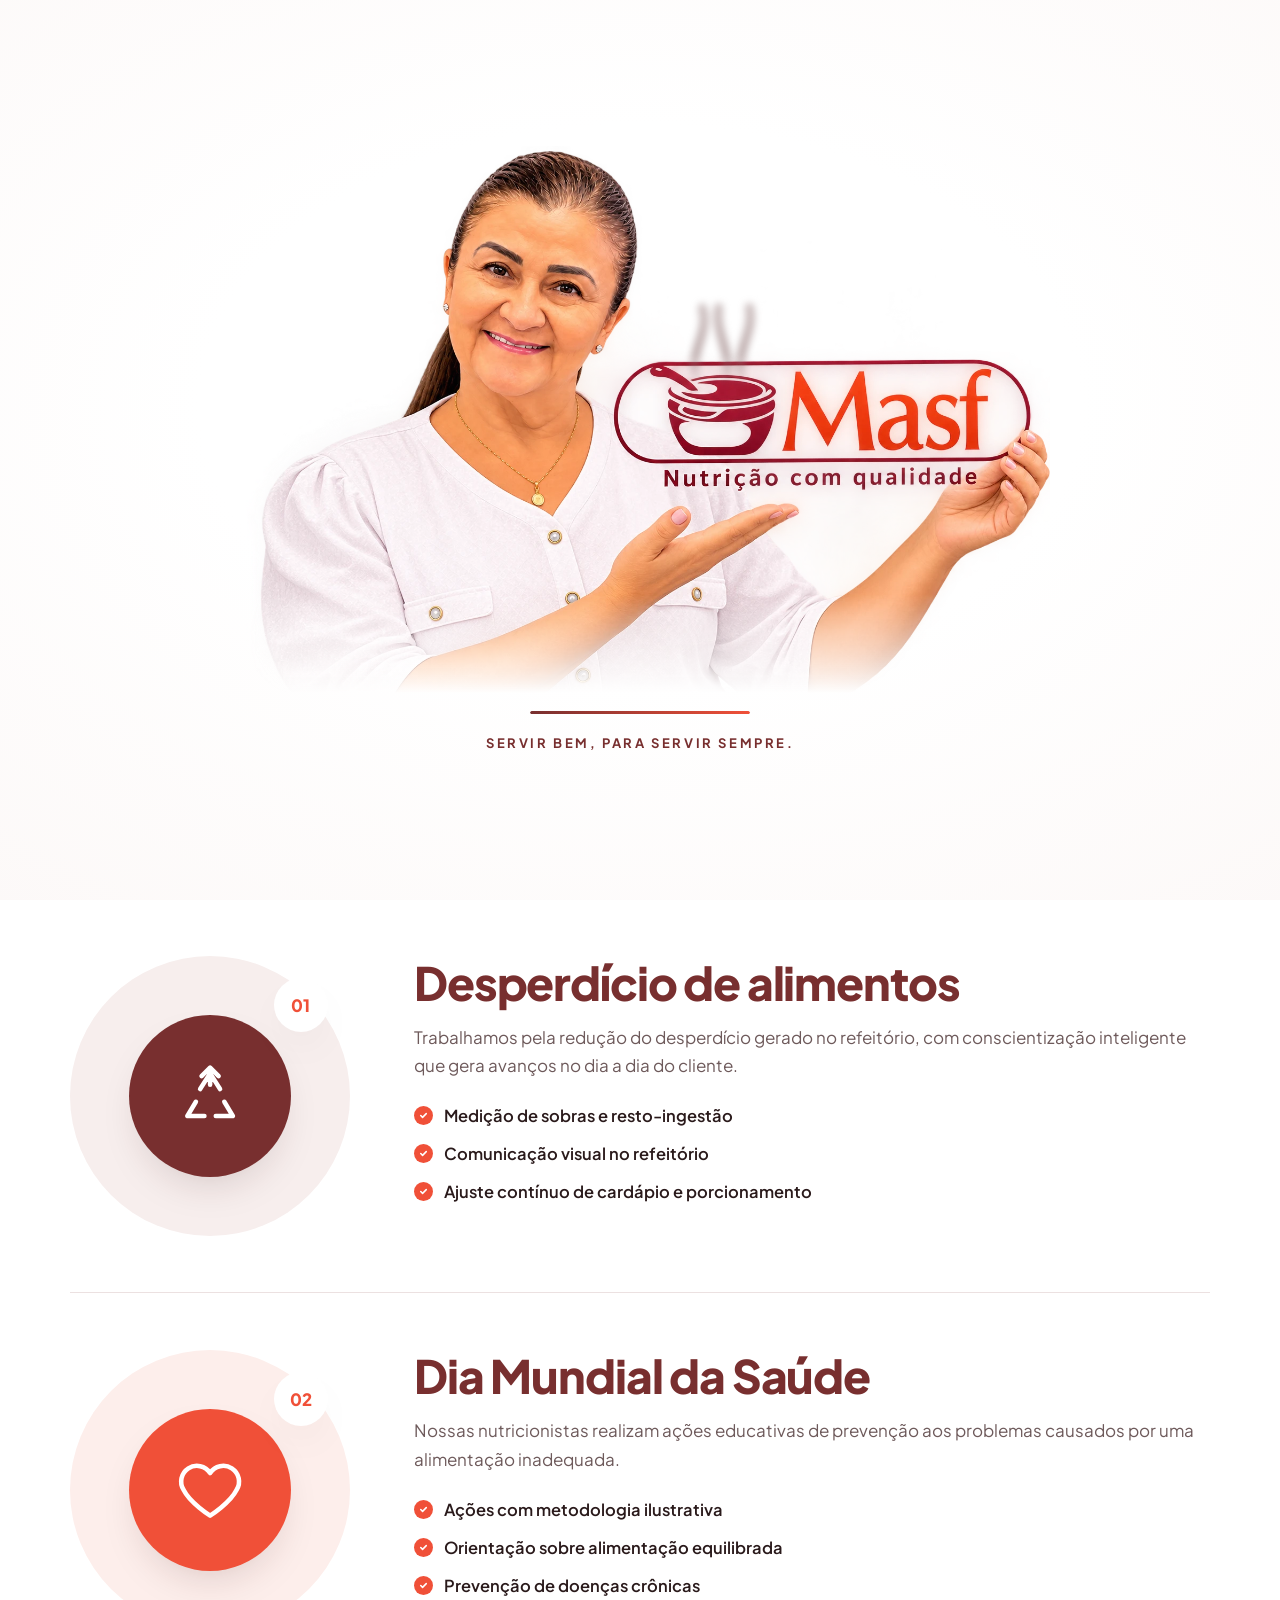
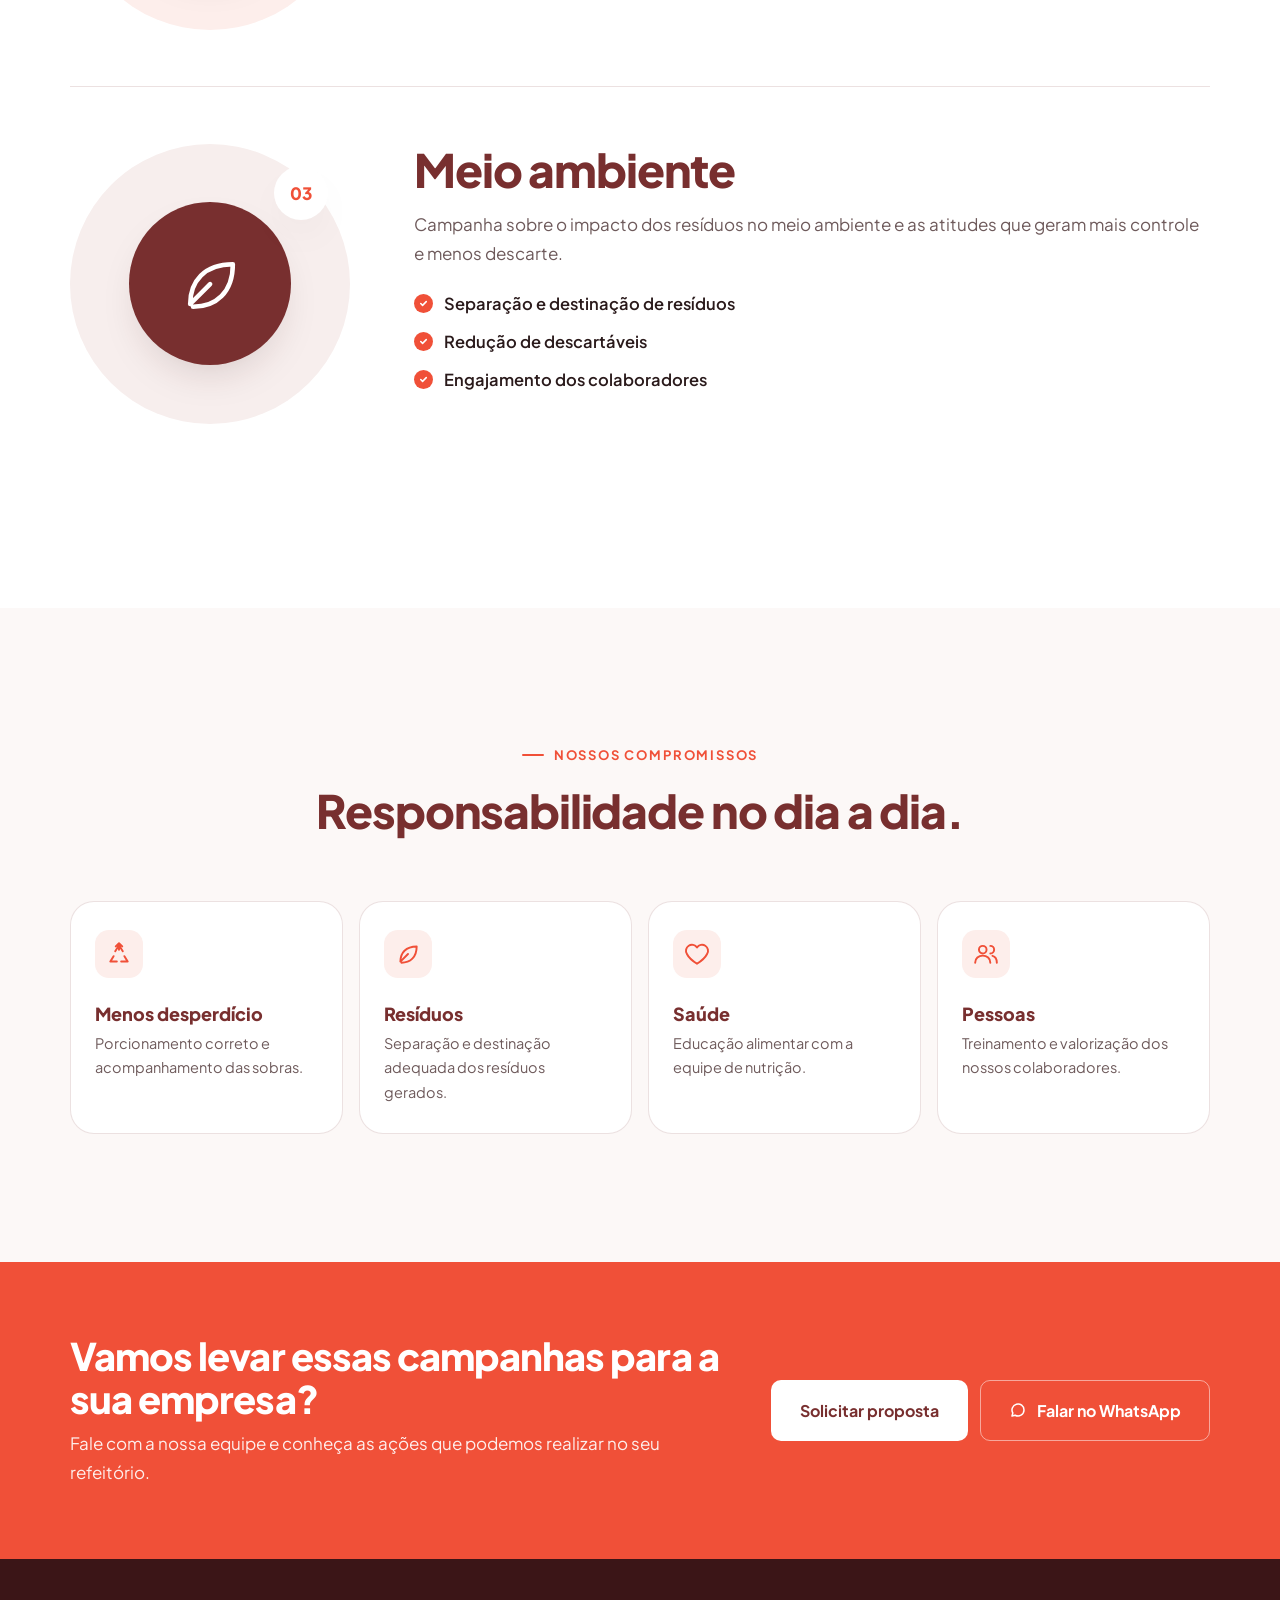
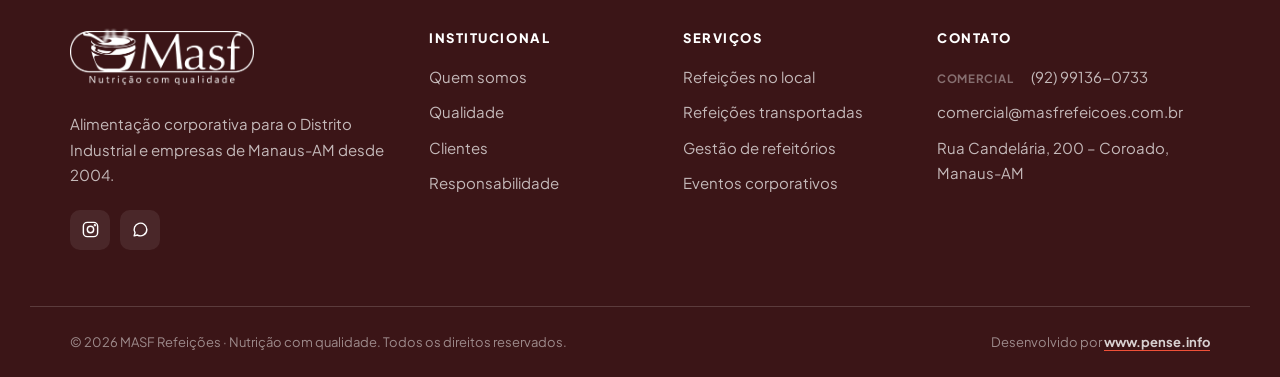
<file: responsabilidade.html>
<!doctype html>
<html lang="pt-BR">
<head>
  <meta charset="utf-8">
  <meta name="viewport" content="width=device-width, initial-scale=1">
  <title>Responsabilidade | MASF Refeições</title>
  <meta name="description" content="Campanhas de combate ao desperdício, saúde e meio ambiente realizadas pela MASF Refeições nos refeitórios dos clientes.">
  <meta name="theme-color" content="#782F2F">
  <link rel="canonical" href="https://masfrefeicoes.com.br/responsabilidade.html">
  <link rel="icon" type="image/png" href="assets/img/favicon.png">
  <link rel="apple-touch-icon" href="assets/img/favicon.png">
  <meta property="og:type" content="website">
  <meta property="og:locale" content="pt_BR">
  <meta property="og:title" content="Responsabilidade | MASF Refeições">
  <meta property="og:description" content="Campanhas de combate ao desperdício, saúde e meio ambiente realizadas pela MASF Refeições nos refeitórios dos clientes.">
  <meta property="og:site_name" content="MASF Refeições">
  <meta property="og:url" content="https://masfrefeicoes.com.br/responsabilidade.html">
  <meta property="og:image" content="https://masfrefeicoes.com.br/assets/img/og-masf-v3.jpg">
  <meta property="og:image:secure_url" content="https://masfrefeicoes.com.br/assets/img/og-masf-v3.jpg">
  <meta property="og:image:type" content="image/jpeg">
  <meta property="og:image:width" content="1200">
  <meta property="og:image:height" content="630">
  <meta property="og:image:alt" content="MASF Refeições — MASF Refeições: a alimentação que move a indústria de Manaus. Maristelma Silva, CEO. WhatsApp comercial (92) 99136-0733.">
  <meta name="twitter:card" content="summary_large_image">
  <meta name="twitter:image" content="https://masfrefeicoes.com.br/assets/img/og-masf-v3.jpg">
  <link rel="preconnect" href="https://fonts.googleapis.com">
  <link rel="preconnect" href="https://fonts.gstatic.com" crossorigin>
  <link href="https://fonts.googleapis.com/css2?family=Plus+Jakarta+Sans:wght@400;500;600;700;800&display=swap" rel="stylesheet">
  <link rel="stylesheet" href="assets/css/style.css?v=muskr0p1">
  <link rel="preload" as="image" href="assets/img/preloader-masf.webp">
  <script>try{if(sessionStorage.getItem("masf-intro"))document.documentElement.classList.add("no-intro")}catch(e){}</script>

</head>
<body data-page="responsabilidade.html">
  <div class="preloader" id="preloader" aria-hidden="true">
    <div class="preloader__stage">
      <img src="assets/img/preloader-masf.webp" alt="" width="1536" height="1024">
      <svg class="preloader__steam" viewBox="0 0 100 160" preserveAspectRatio="none" aria-hidden="true"><defs><linearGradient id="preloader__steam-fade" x1="0" y1="1" x2="0" y2="0"><stop offset="0" stop-color="#fff" stop-opacity="0"/><stop offset=".18" stop-color="#fff" stop-opacity="1"/><stop offset=".7" stop-color="#fff" stop-opacity=".55"/><stop offset="1" stop-color="#fff" stop-opacity="0"/></linearGradient><mask id="preloader__steam-mask"><rect width="100" height="160" fill="url(#preloader__steam-fade)"/></mask></defs><g mask="url(#preloader__steam-mask)"><path d="M30 160 C 12 130, 48 112, 28 84 S 14 40, 34 6"/><path d="M52 160 C 70 132, 34 108, 54 80 S 70 36, 50 0"/><path d="M74 160 C 58 128, 92 110, 74 82 S 62 42, 80 10"/></g></svg>
    </div>
    <div class="preloader__bar"><span></span></div>
    <p class="preloader__text">Servir bem, para servir sempre.</p>
  </div>
  <div class="topbar">
    <div class="container topbar__inner">
      <span class="topbar__item"><svg viewBox="0 0 24 24" aria-hidden="true"><path d="M12 21s-7-6.2-7-11a7 7 0 0114 0c0 4.8-7 11-7 11z"/><circle cx="12" cy="10" r="2.5"/></svg> Atendemos o Distrito Industrial e empresas de Manaus-AM</span>
      <div class="topbar__links">
        <a href="#" data-phone-link class="topbar__item"><svg viewBox="0 0 24 24" aria-hidden="true"><path d="M4 5c0-1 1-2 2-2h2l2 5-2.5 1.5a11 11 0 006 6L15 13l5 2v2c0 1-1 2-2 2A16 16 0 014 5z"/></svg><span data-phone-label>(92) 99136-0733</span></a>
        <a href="#" data-email-link class="topbar__item"><svg viewBox="0 0 24 24" aria-hidden="true"><rect x="3" y="5" width="18" height="14" rx="2"/><path d="M3 7l9 6 9-6"/></svg><span data-email-label>comercial@masfrefeicoes.com.br</span></a>
        <a href="#" data-instagram-link target="_blank" rel="noopener" class="topbar__item topbar__insta" aria-label="Instagram da MASF"><svg viewBox="0 0 24 24" aria-hidden="true"><rect x="3" y="3" width="18" height="18" rx="5"/><circle cx="12" cy="12" r="4"/><circle cx="17.5" cy="6.5" r=".6"/></svg><span data-instagram-handle>@masfrefeicoesam</span></a>
      </div>
    </div>
  </div>

  <header class="header" id="header">
    <div class="container header__inner">
      <a href="index.html" class="brand" aria-label="MASF Refeições — página inicial">
        <svg class="brand__steam" viewBox="0 0 100 160" preserveAspectRatio="none" aria-hidden="true"><defs><linearGradient id="brand__steam-fade" x1="0" y1="1" x2="0" y2="0"><stop offset="0" stop-color="#fff" stop-opacity="0"/><stop offset=".18" stop-color="#fff" stop-opacity="1"/><stop offset=".7" stop-color="#fff" stop-opacity=".55"/><stop offset="1" stop-color="#fff" stop-opacity="0"/></linearGradient><mask id="brand__steam-mask"><rect width="100" height="160" fill="url(#brand__steam-fade)"/></mask></defs><g mask="url(#brand__steam-mask)"><path d="M30 160 C 12 130, 48 112, 28 84 S 14 40, 34 6"/><path d="M52 160 C 70 132, 34 108, 54 80 S 70 36, 50 0"/><path d="M74 160 C 58 128, 92 110, 74 82 S 62 42, 80 10"/></g></svg>
        <img src="assets/img/logo-masf.png" alt="MASF — Nutrição com qualidade" width="1600" height="470">
      </a>
      <nav class="nav" id="nav" aria-label="Menu principal">
        <a href="sobre.html">Quem somos</a>
        <a href="servicos.html">Serviços</a>
        <a href="qualidade.html">Qualidade</a>
        <a href="clientes.html">Clientes</a>
        <a href="responsabilidade.html" class="is-active" aria-current="page">Responsabilidade</a>
        <a href="contato.html">Contato</a>
        <a href="contato.html" class="btn btn--primary nav__cta">Solicitar proposta</a>
      </nav>
      <button class="burger" id="burger" type="button" aria-label="Abrir menu" aria-expanded="false" aria-controls="nav">
        <span></span><span></span><span></span>
      </button>
    </div>
  </header>

  <main>
    <section class="page-hero">
      <img src="assets/img/temperos.jpg" alt="" class="page-hero__img">
      <div class="page-hero__veil"></div>
      <div class="container page-hero__inner">
        <nav class="crumbs" aria-label="Você está em"><a href="index.html">Início</a><span>/</span><span aria-current="page">Responsabilidade</span></nav>
        <span class="kicker kicker--light">Responsabilidade</span>
        <h1>Alimentar bem também é cuidar das pessoas e do planeta.</h1>
        <p>Levamos para dentro dos refeitórios campanhas de conscientização sobre desperdício, saúde e meio ambiente.</p>
      </div>
    </section>

    <section class="section">
      <div class="container">
        <article class="campaign-row reveal">
          <div class="campaign-row__badge"><span><svg viewBox="0 0 24 24" aria-hidden="true"><path d="M7 19H4l3-5M17 19h3l-3-5M9 5l3-3 3 3M12 2v6M7 14l-3 5h6M17 14l3 5h-6M8.5 9.5L12 4l3.5 5.5"/></svg></span><strong>01</strong></div>
          <div>
            <h2 class="title">Desperdício de alimentos</h2>
            <p>Trabalhamos pela redução do desperdício gerado no refeitório, com conscientização inteligente que gera avanços no dia a dia do cliente.</p>
            <ul class="ticks">
              <li>Medição de sobras e resto-ingestão</li>
              <li>Comunicação visual no refeitório</li>
              <li>Ajuste contínuo de cardápio e porcionamento</li>
            </ul>
          </div>
        </article>
        <article class="campaign-row campaign-row--rev reveal">
          <div class="campaign-row__badge"><span><svg viewBox="0 0 24 24" aria-hidden="true"><path d="M12 21s-7-4.4-9.3-9A5.3 5.3 0 0112 6a5.3 5.3 0 019.3 6c-2.3 4.6-9.3 9-9.3 9z"/></svg></span><strong>02</strong></div>
          <div>
            <h2 class="title">Dia Mundial da Saúde</h2>
            <p>Nossas nutricionistas realizam ações educativas de prevenção aos problemas causados por uma alimentação inadequada.</p>
            <ul class="ticks">
              <li>Ações com metodologia ilustrativa</li>
              <li>Orientação sobre alimentação equilibrada</li>
              <li>Prevenção de doenças crônicas</li>
            </ul>
          </div>
        </article>
        <article class="campaign-row reveal">
          <div class="campaign-row__badge"><span><svg viewBox="0 0 24 24" aria-hidden="true"><path d="M5 19c0-8 5-14 15-14 0 10-6 15-14 15M5 19l7-7"/></svg></span><strong>03</strong></div>
          <div>
            <h2 class="title">Meio ambiente</h2>
            <p>Campanha sobre o impacto dos resíduos no meio ambiente e as atitudes que geram mais controle e menos descarte.</p>
            <ul class="ticks">
              <li>Separação e destinação de resíduos</li>
              <li>Redução de descartáveis</li>
              <li>Engajamento dos colaboradores</li>
            </ul>
          </div>
        </article>
      </div>
    </section>

    <section class="section pillars-sec">
      <div class="container">
        <div class="head head--center">
          <span class="kicker reveal">Nossos compromissos</span>
          <h2 class="title reveal">Responsabilidade no dia a dia.</h2>
        </div>
        <div class="nutri__cards nutri__cards--4">
          <div class="nutri__card reveal"><svg viewBox="0 0 24 24" aria-hidden="true"><path d="M7 19H4l3-5M17 19h3l-3-5M9 5l3-3 3 3M12 2v6M7 14l-3 5h6M17 14l3 5h-6M8.5 9.5L12 4l3.5 5.5"/></svg><h3>Menos desperdício</h3><p>Porcionamento correto e acompanhamento das sobras.</p></div>
          <div class="nutri__card reveal"><svg viewBox="0 0 24 24" aria-hidden="true"><path d="M5 19c0-8 5-14 15-14 0 10-6 15-14 15M5 19l7-7"/></svg><h3>Resíduos</h3><p>Separação e destinação adequada dos resíduos gerados.</p></div>
          <div class="nutri__card reveal"><svg viewBox="0 0 24 24" aria-hidden="true"><path d="M12 21s-7-4.4-9.3-9A5.3 5.3 0 0112 6a5.3 5.3 0 019.3 6c-2.3 4.6-9.3 9-9.3 9z"/></svg><h3>Saúde</h3><p>Educação alimentar com a equipe de nutrição.</p></div>
          <div class="nutri__card reveal"><svg viewBox="0 0 24 24" aria-hidden="true"><circle cx="9" cy="8" r="3.5"/><path d="M2 20c0-3.9 3.1-6.5 7-6.5s7 2.6 7 6.5M16 4.5a3.5 3.5 0 010 7M18 13.7c2.4.6 4 2.9 4 6.3"/></svg><h3>Pessoas</h3><p>Treinamento e valorização dos nossos colaboradores.</p></div>
        </div>
      </div>
    </section>

    <section class="cta">
      <div class="container cta__inner reveal">
        <div>
          <h2>Vamos levar essas campanhas para a sua empresa?</h2>
          <p>Fale com a nossa equipe e conheça as ações que podemos realizar no seu refeitório.</p>
        </div>
        <div class="cta__actions">
          <a href="contato.html" class="btn btn--white btn--lg">Solicitar proposta</a>
          <a href="#" data-whatsapp-link target="_blank" rel="noopener" class="btn btn--ghost btn--lg"><svg viewBox="0 0 24 24" aria-hidden="true"><path d="M20 12a8 8 0 01-11.8 7L4 20l1.1-4A8 8 0 1120 12z"/></svg> Falar no WhatsApp</a>
        </div>
      </div>
    </section>
  </main>

  <footer class="footer">
    <div class="container footer__grid">
      <div class="footer__brand">
        <a href="index.html" class="footer__brandlink" aria-label="MASF Refeições — página inicial">
          <svg class="footer__steam" viewBox="0 0 100 160" preserveAspectRatio="none" aria-hidden="true"><defs><linearGradient id="footer__steam-fade" x1="0" y1="1" x2="0" y2="0"><stop offset="0" stop-color="#fff" stop-opacity="0"/><stop offset=".18" stop-color="#fff" stop-opacity="1"/><stop offset=".7" stop-color="#fff" stop-opacity=".55"/><stop offset="1" stop-color="#fff" stop-opacity="0"/></linearGradient><mask id="footer__steam-mask"><rect width="100" height="160" fill="url(#footer__steam-fade)"/></mask></defs><g mask="url(#footer__steam-mask)"><path d="M30 160 C 12 130, 48 112, 28 84 S 14 40, 34 6"/><path d="M52 160 C 70 132, 34 108, 54 80 S 70 36, 50 0"/><path d="M74 160 C 58 128, 92 110, 74 82 S 62 42, 80 10"/></g></svg>
          <img src="assets/img/logo-masf.png" alt="MASF — Nutrição com qualidade" class="footer__logo" loading="lazy">
        </a>
        <p>Alimentação corporativa para o Distrito Industrial e empresas de Manaus-AM desde 2004.</p>
        <div class="footer__social">
          <a href="#" data-instagram-link target="_blank" rel="noopener" aria-label="Instagram"><svg viewBox="0 0 24 24" aria-hidden="true"><rect x="3" y="3" width="18" height="18" rx="5"/><circle cx="12" cy="12" r="4"/><circle cx="17.5" cy="6.5" r=".6"/></svg></a>
          <a href="#" data-whatsapp-link target="_blank" rel="noopener" aria-label="WhatsApp"><svg viewBox="0 0 24 24" aria-hidden="true"><path d="M20 12a8 8 0 01-11.8 7L4 20l1.1-4A8 8 0 1120 12z"/></svg></a>
        </div>
      </div>
      <div>
        <h4>Institucional</h4>
        <ul>
          <li><a href="sobre.html">Quem somos</a></li>
          <li><a href="qualidade.html">Qualidade</a></li>
          <li><a href="clientes.html">Clientes</a></li>
          <li><a href="responsabilidade.html">Responsabilidade</a></li>
        </ul>
      </div>
      <div>
        <h4>Serviços</h4>
        <ul>
          <li><a href="servicos.html#refeicoes-no-local">Refeições no local</a></li>
          <li><a href="servicos.html#refeicoes-transportadas">Refeições transportadas</a></li>
          <li><a href="servicos.html#gestao-de-refeitorios">Gestão de refeitórios</a></li>
          <li><a href="servicos.html#eventos-corporativos">Eventos corporativos</a></li>
        </ul>
      </div>
      <div>
        <h4>Contato</h4>
        <ul>
          <li><span class="phone-list" data-phone-list>(92) 99136-0733</span></li>
          <li><a href="#" data-email-link><span data-email-label>comercial@masfrefeicoes.com.br</span></a></li>
          <li><span data-address-label>Rua Candelária, 200 – Coroado, Manaus-AM</span></li>
        </ul>
      </div>
    </div>
    <div class="container footer__bottom">
      <span>© <span data-year>2026</span> MASF Refeições · Nutrição com qualidade. Todos os direitos reservados.</span>
      <span class="footer__credit"><span data-cnpj-label></span><span>Desenvolvido por <a href="https://www.pense.info" target="_blank" rel="noopener">www.pense.info</a></span></span>
    </div>
  </footer>

  <button type="button" class="to-top" id="to-top" aria-label="Voltar ao topo"><svg viewBox="0 0 24 24" aria-hidden="true"><path d="M12 19V5M5 12l7-7 7 7"/></svg></button>
  <a href="#" class="wa-float" data-whatsapp-link target="_blank" rel="noopener" aria-label="Falar pelo WhatsApp"><svg viewBox="0 0 32 32" aria-hidden="true"><path d="M16 3a13 13 0 00-11.2 19.6L3 29l6.6-1.7A13 13 0 1016 3zm0 23.7c-2 0-4-.6-5.7-1.6l-.4-.2-3.9 1 1-3.8-.3-.4A10.7 10.7 0 1116 26.7zm5.9-8c-.3-.2-1.9-1-2.2-1-.3-.1-.5-.2-.7.2l-1 1.2c-.2.2-.4.2-.7.1a8.8 8.8 0 01-4.4-3.8c-.3-.6.3-.5 1-1.7.1-.2 0-.4 0-.5l-1-2.4c-.3-.6-.5-.5-.7-.5h-.6c-.2 0-.6.1-.9.4-.3.3-1.2 1.1-1.2 2.8s1.2 3.3 1.4 3.5c.2.2 2.4 3.7 5.8 5.2 2.2.9 3 1 4.1.8.7-.1 1.9-.8 2.2-1.5.3-.8.3-1.4.2-1.5l-.6-.3z"/></svg></a>

  <script src="assets/js/main.js?v=muskr0p1"></script>
</body>
</html>
</file>
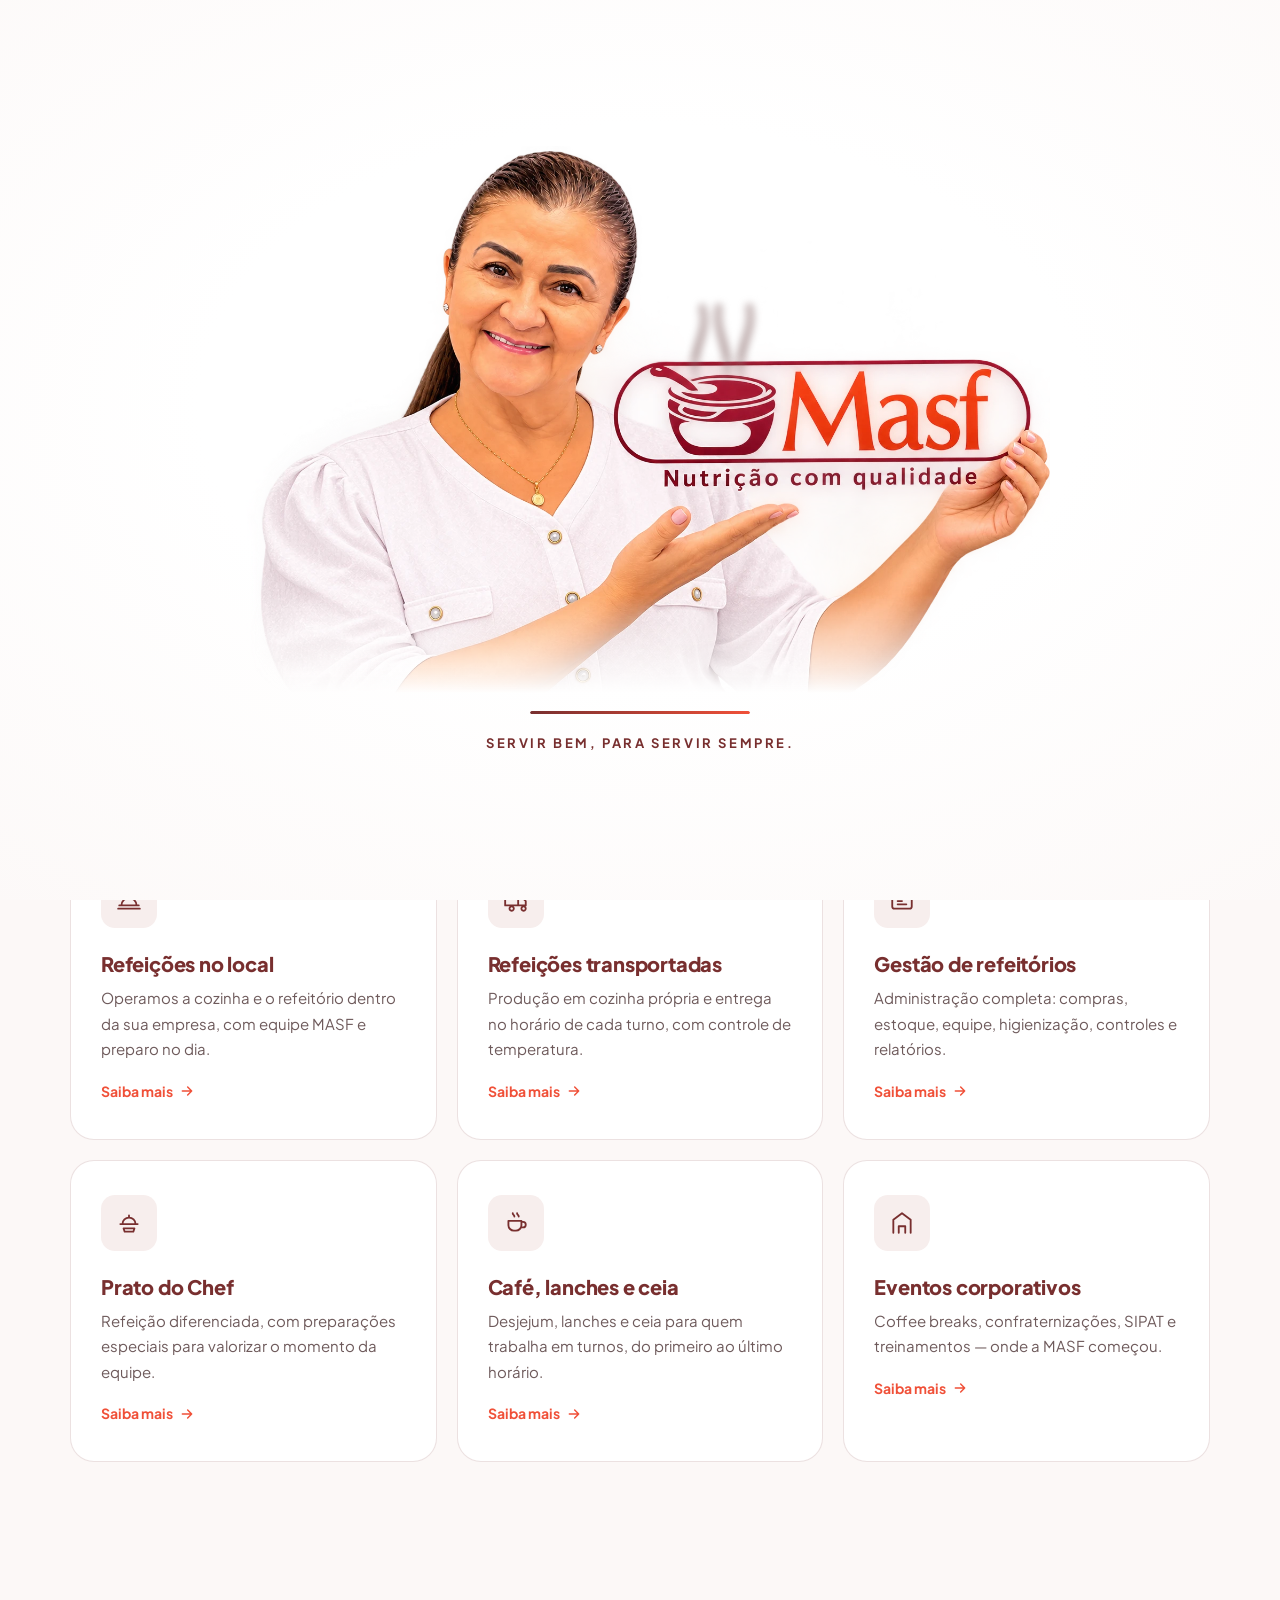
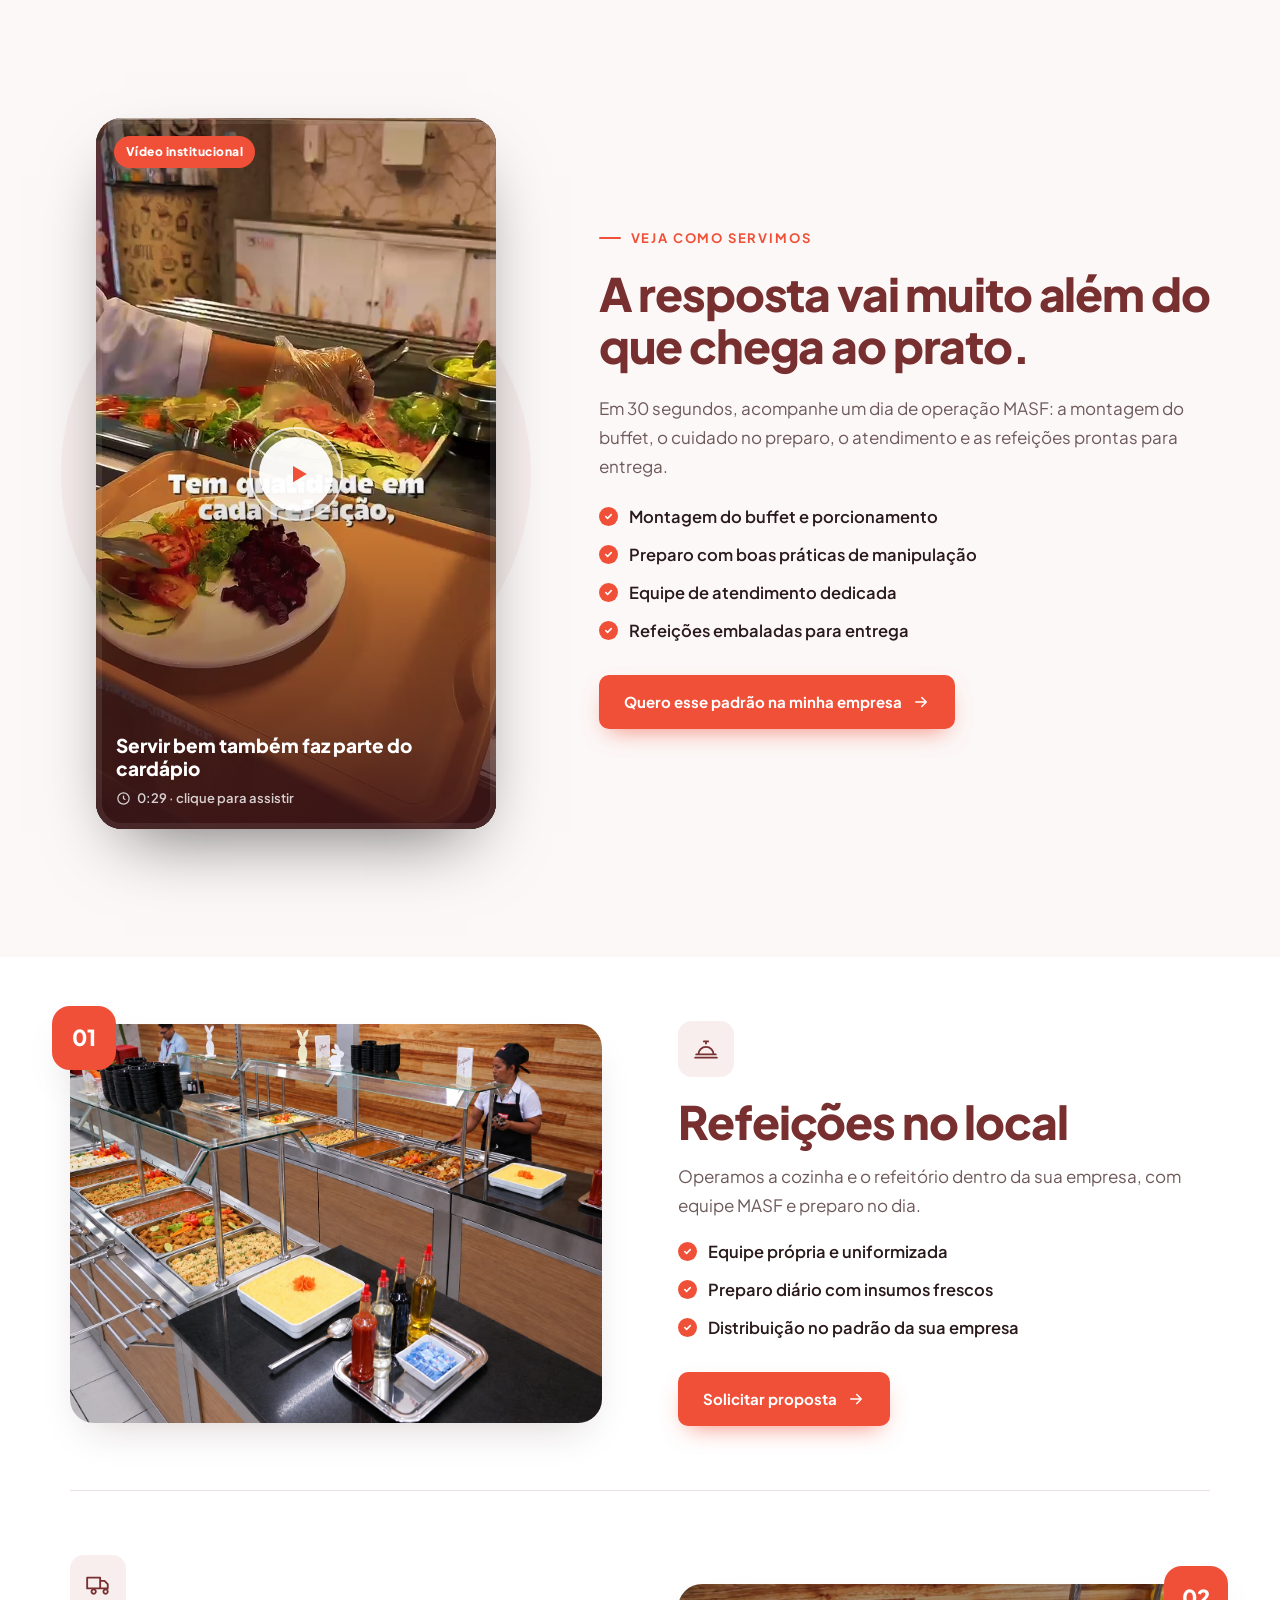
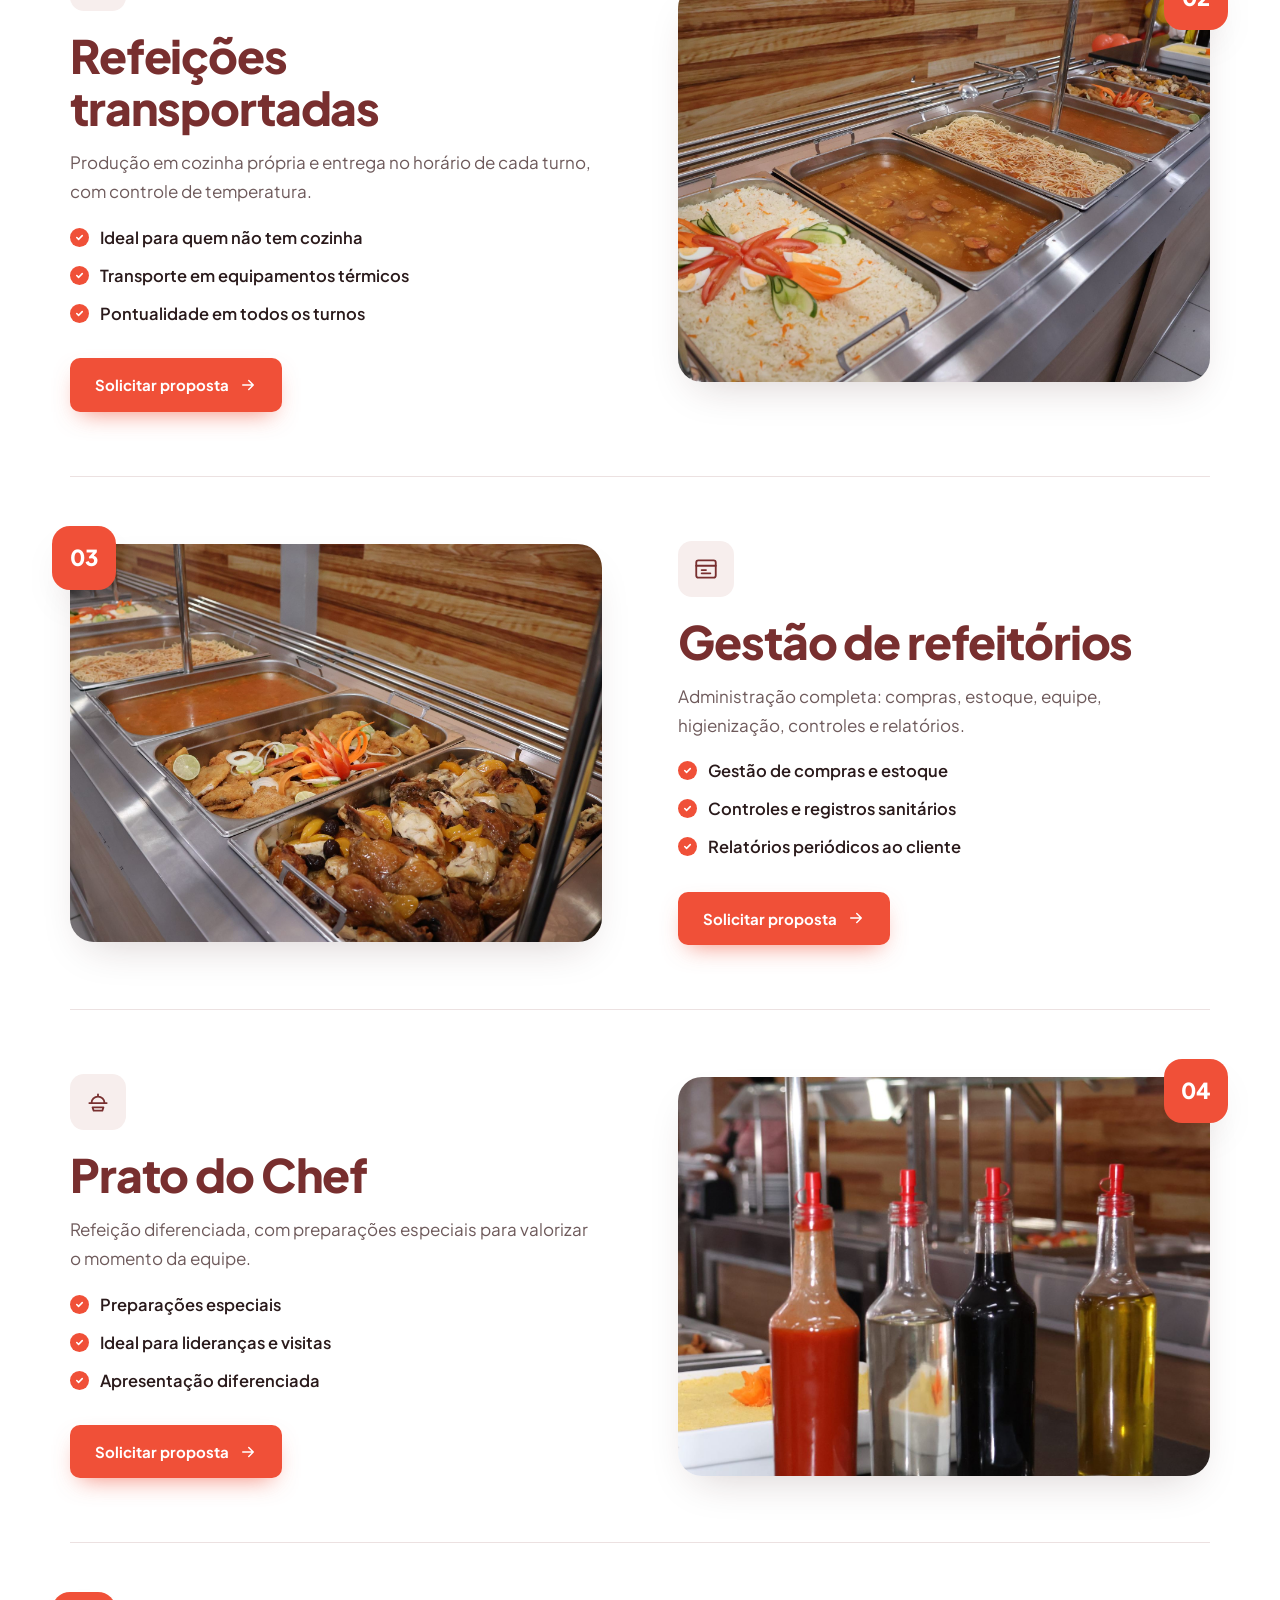
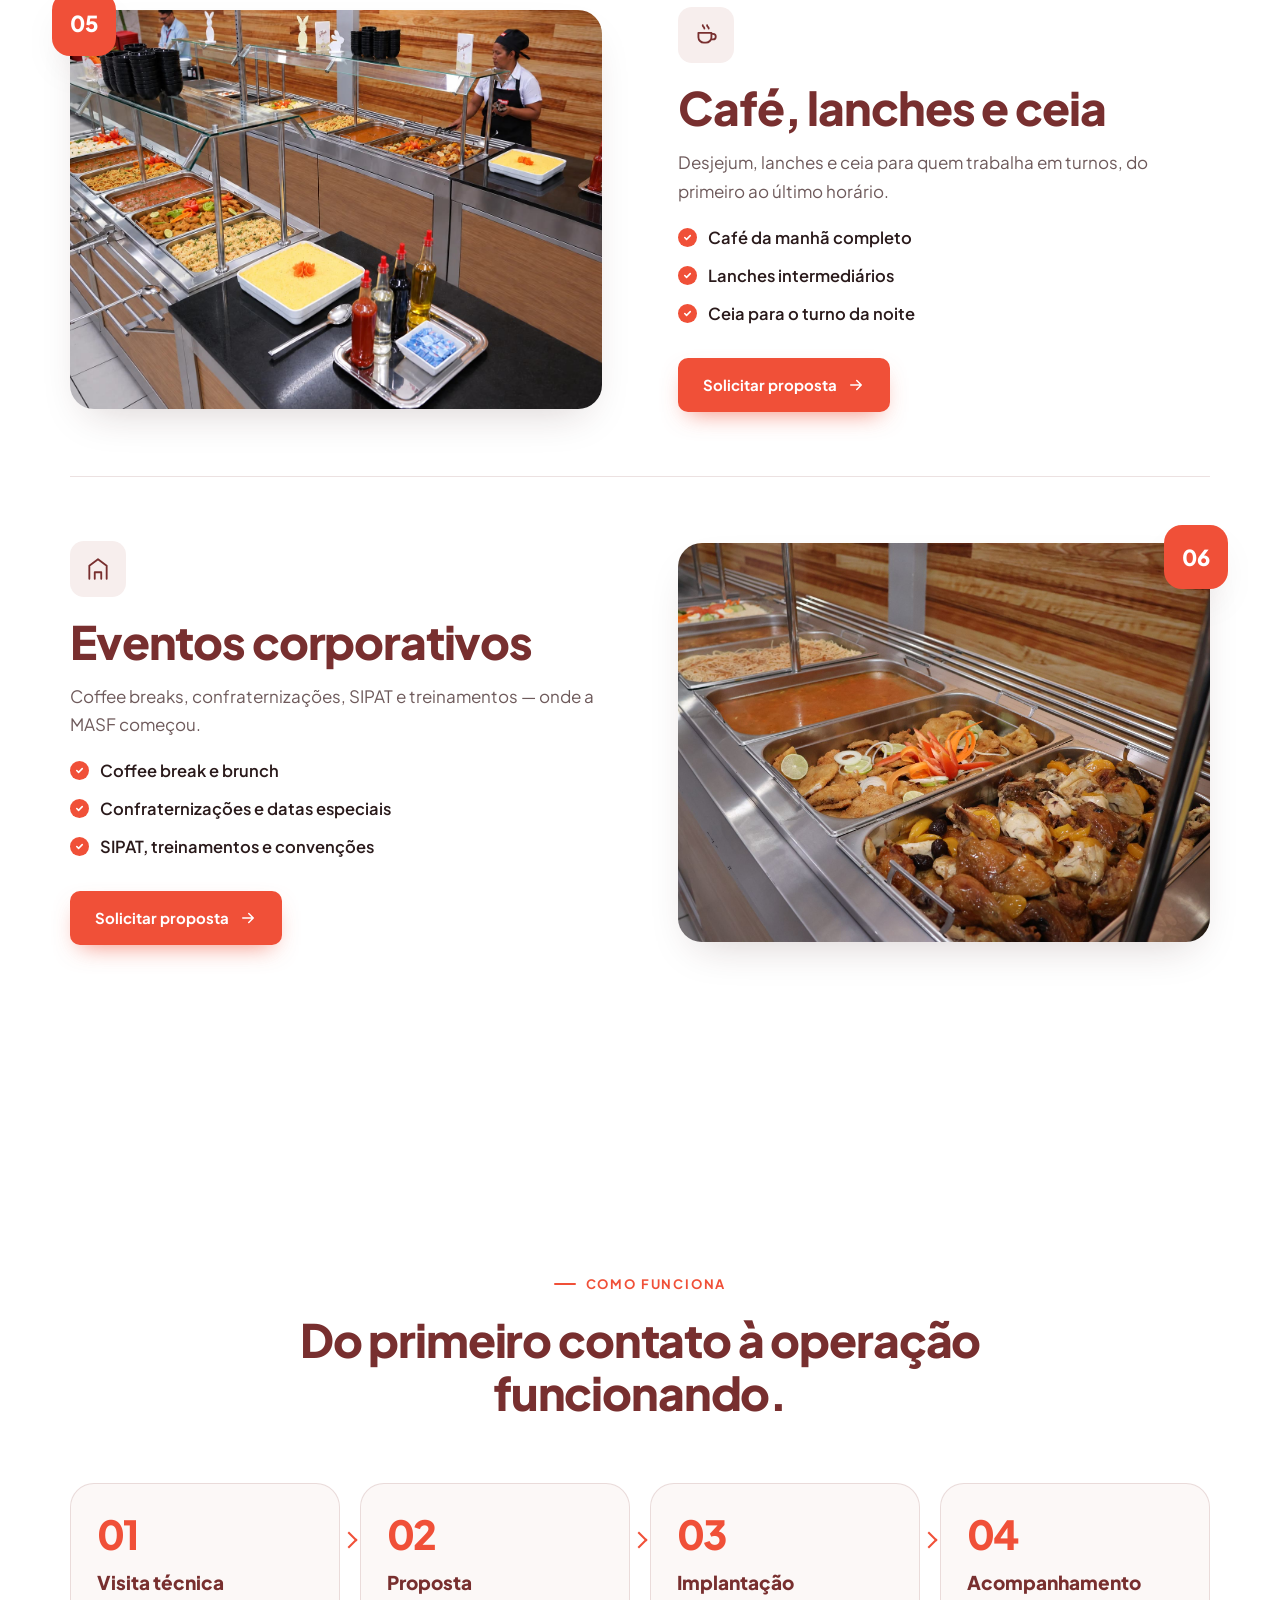
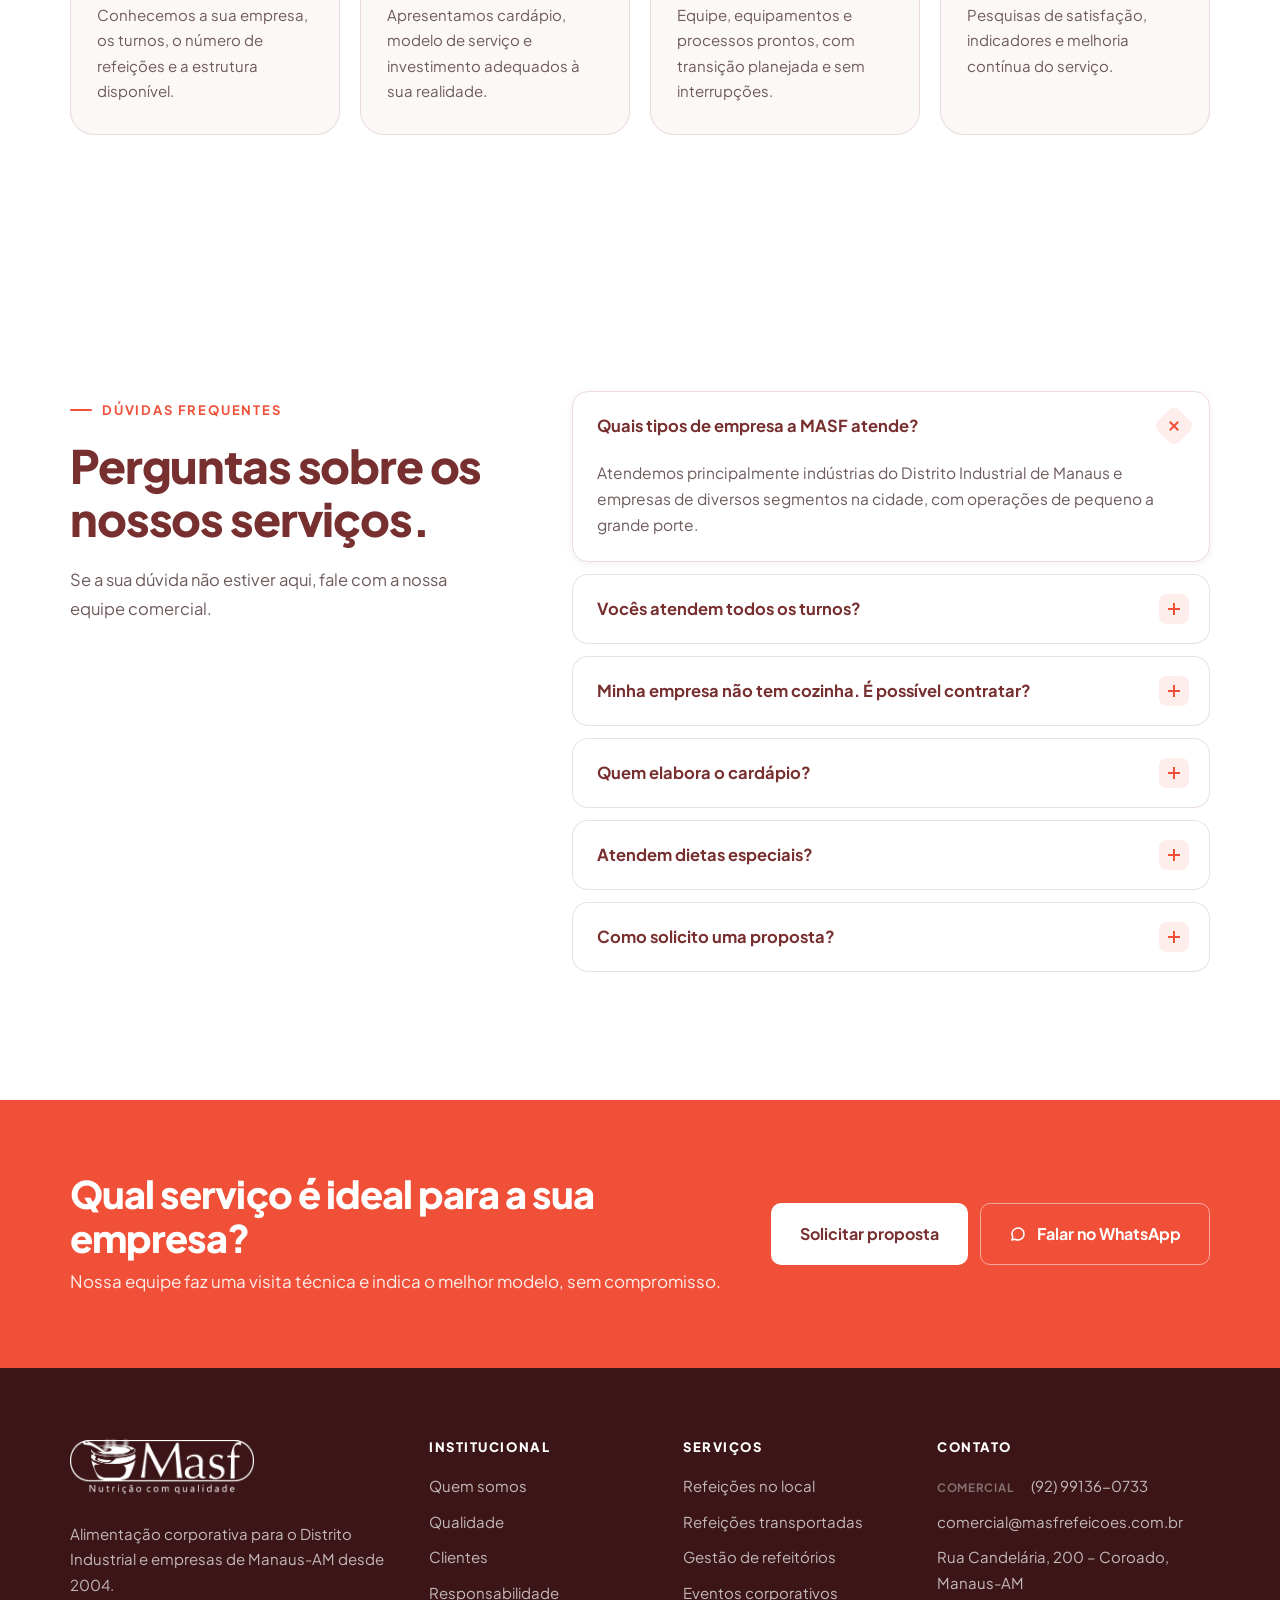
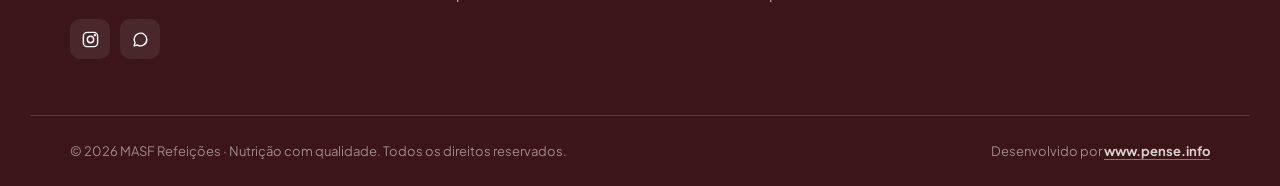
<file: servicos.html>
<!doctype html>
<html lang="pt-BR">
<head>
  <meta charset="utf-8">
  <meta name="viewport" content="width=device-width, initial-scale=1">
  <title>Serviços | MASF Refeições</title>
  <meta name="description" content="Refeições no local, transportadas, gestão de refeitórios, Prato do Chef, café, lanches, ceia e eventos corporativos em Manaus.">
  <meta name="theme-color" content="#782F2F">
  <link rel="canonical" href="https://masfrefeicoes.com.br/servicos.html">
  <link rel="icon" type="image/png" href="assets/img/favicon.png">
  <link rel="apple-touch-icon" href="assets/img/favicon.png">
  <meta property="og:type" content="website">
  <meta property="og:locale" content="pt_BR">
  <meta property="og:title" content="Serviços | MASF Refeições">
  <meta property="og:description" content="Refeições no local, transportadas, gestão de refeitórios, Prato do Chef, café, lanches, ceia e eventos corporativos em Manaus.">
  <meta property="og:site_name" content="MASF Refeições">
  <meta property="og:url" content="https://masfrefeicoes.com.br/servicos.html">
  <meta property="og:image" content="https://masfrefeicoes.com.br/assets/img/og-masf-v3.jpg">
  <meta property="og:image:secure_url" content="https://masfrefeicoes.com.br/assets/img/og-masf-v3.jpg">
  <meta property="og:image:type" content="image/jpeg">
  <meta property="og:image:width" content="1200">
  <meta property="og:image:height" content="630">
  <meta property="og:image:alt" content="MASF Refeições — MASF Refeições: a alimentação que move a indústria de Manaus. Maristelma Silva, CEO. WhatsApp comercial (92) 99136-0733.">
  <meta name="twitter:card" content="summary_large_image">
  <meta name="twitter:image" content="https://masfrefeicoes.com.br/assets/img/og-masf-v3.jpg">
  <link rel="preconnect" href="https://fonts.googleapis.com">
  <link rel="preconnect" href="https://fonts.gstatic.com" crossorigin>
  <link href="https://fonts.googleapis.com/css2?family=Plus+Jakarta+Sans:wght@400;500;600;700;800&display=swap" rel="stylesheet">
  <link rel="stylesheet" href="assets/css/style.css?v=muskr0p1">
  <link rel="preload" as="image" href="assets/img/preloader-masf.webp">
  <script>try{if(sessionStorage.getItem("masf-intro"))document.documentElement.classList.add("no-intro")}catch(e){}</script>

</head>
<body data-page="servicos.html">
  <div class="preloader" id="preloader" aria-hidden="true">
    <div class="preloader__stage">
      <img src="assets/img/preloader-masf.webp" alt="" width="1536" height="1024">
      <svg class="preloader__steam" viewBox="0 0 100 160" preserveAspectRatio="none" aria-hidden="true"><defs><linearGradient id="preloader__steam-fade" x1="0" y1="1" x2="0" y2="0"><stop offset="0" stop-color="#fff" stop-opacity="0"/><stop offset=".18" stop-color="#fff" stop-opacity="1"/><stop offset=".7" stop-color="#fff" stop-opacity=".55"/><stop offset="1" stop-color="#fff" stop-opacity="0"/></linearGradient><mask id="preloader__steam-mask"><rect width="100" height="160" fill="url(#preloader__steam-fade)"/></mask></defs><g mask="url(#preloader__steam-mask)"><path d="M30 160 C 12 130, 48 112, 28 84 S 14 40, 34 6"/><path d="M52 160 C 70 132, 34 108, 54 80 S 70 36, 50 0"/><path d="M74 160 C 58 128, 92 110, 74 82 S 62 42, 80 10"/></g></svg>
    </div>
    <div class="preloader__bar"><span></span></div>
    <p class="preloader__text">Servir bem, para servir sempre.</p>
  </div>
  <div class="topbar">
    <div class="container topbar__inner">
      <span class="topbar__item"><svg viewBox="0 0 24 24" aria-hidden="true"><path d="M12 21s-7-6.2-7-11a7 7 0 0114 0c0 4.8-7 11-7 11z"/><circle cx="12" cy="10" r="2.5"/></svg> Atendemos o Distrito Industrial e empresas de Manaus-AM</span>
      <div class="topbar__links">
        <a href="#" data-phone-link class="topbar__item"><svg viewBox="0 0 24 24" aria-hidden="true"><path d="M4 5c0-1 1-2 2-2h2l2 5-2.5 1.5a11 11 0 006 6L15 13l5 2v2c0 1-1 2-2 2A16 16 0 014 5z"/></svg><span data-phone-label>(92) 99136-0733</span></a>
        <a href="#" data-email-link class="topbar__item"><svg viewBox="0 0 24 24" aria-hidden="true"><rect x="3" y="5" width="18" height="14" rx="2"/><path d="M3 7l9 6 9-6"/></svg><span data-email-label>comercial@masfrefeicoes.com.br</span></a>
        <a href="#" data-instagram-link target="_blank" rel="noopener" class="topbar__item topbar__insta" aria-label="Instagram da MASF"><svg viewBox="0 0 24 24" aria-hidden="true"><rect x="3" y="3" width="18" height="18" rx="5"/><circle cx="12" cy="12" r="4"/><circle cx="17.5" cy="6.5" r=".6"/></svg><span data-instagram-handle>@masfrefeicoesam</span></a>
      </div>
    </div>
  </div>

  <header class="header" id="header">
    <div class="container header__inner">
      <a href="index.html" class="brand" aria-label="MASF Refeições — página inicial">
        <svg class="brand__steam" viewBox="0 0 100 160" preserveAspectRatio="none" aria-hidden="true"><defs><linearGradient id="brand__steam-fade" x1="0" y1="1" x2="0" y2="0"><stop offset="0" stop-color="#fff" stop-opacity="0"/><stop offset=".18" stop-color="#fff" stop-opacity="1"/><stop offset=".7" stop-color="#fff" stop-opacity=".55"/><stop offset="1" stop-color="#fff" stop-opacity="0"/></linearGradient><mask id="brand__steam-mask"><rect width="100" height="160" fill="url(#brand__steam-fade)"/></mask></defs><g mask="url(#brand__steam-mask)"><path d="M30 160 C 12 130, 48 112, 28 84 S 14 40, 34 6"/><path d="M52 160 C 70 132, 34 108, 54 80 S 70 36, 50 0"/><path d="M74 160 C 58 128, 92 110, 74 82 S 62 42, 80 10"/></g></svg>
        <img src="assets/img/logo-masf.png" alt="MASF — Nutrição com qualidade" width="1600" height="470">
      </a>
      <nav class="nav" id="nav" aria-label="Menu principal">
        <a href="sobre.html">Quem somos</a>
        <a href="servicos.html" class="is-active" aria-current="page">Serviços</a>
        <a href="qualidade.html">Qualidade</a>
        <a href="clientes.html">Clientes</a>
        <a href="responsabilidade.html">Responsabilidade</a>
        <a href="contato.html">Contato</a>
        <a href="contato.html" class="btn btn--primary nav__cta">Solicitar proposta</a>
      </nav>
      <button class="burger" id="burger" type="button" aria-label="Abrir menu" aria-expanded="false" aria-controls="nav">
        <span></span><span></span><span></span>
      </button>
    </div>
  </header>

  <main>
    <section class="page-hero">
      <img src="assets/img/buffet-linha.jpg" alt="" class="page-hero__img">
      <div class="page-hero__veil"></div>
      <div class="container page-hero__inner">
        <nav class="crumbs" aria-label="Você está em"><a href="index.html">Início</a><span>/</span><span aria-current="page">Serviços</span></nav>
        <span class="kicker kicker--light">O que fazemos</span>
        <h1>Soluções completas de alimentação corporativa.</h1>
        <p>Da refeição servida na sua empresa ao evento de fim de ano: montamos a operação ideal para a sua realidade.</p>
      </div>
    </section>

    <section class="section services">
      <div class="container">
        <div class="services__grid">
          <a href="servicos.html#refeicoes-no-local" class="service reveal">
            <div class="service__icon"><svg viewBox="0 0 24 24" aria-hidden="true"><path d="M3 17h18M5 17a7 7 0 0114 0M12 7V5M10 5h4M2 20h20"/></svg></div>
            <h3>Refeições no local</h3>
            <p>Operamos a cozinha e o refeitório dentro da sua empresa, com equipe MASF e preparo no dia.</p>
            <span class="service__more">Saiba mais <svg viewBox="0 0 24 24" aria-hidden="true"><path d="M5 12h14M13 6l6 6-6 6"/></svg></span>
          </a>
          <a href="servicos.html#refeicoes-transportadas" class="service reveal">
            <div class="service__icon"><svg viewBox="0 0 24 24" aria-hidden="true"><path d="M2 7h12v10H2zM14 10h4l3 3v4h-7M6 20a2 2 0 100-.1M17 20a2 2 0 100-.1"/></svg></div>
            <h3>Refeições transportadas</h3>
            <p>Produção em cozinha própria e entrega no horário de cada turno, com controle de temperatura.</p>
            <span class="service__more">Saiba mais <svg viewBox="0 0 24 24" aria-hidden="true"><path d="M5 12h14M13 6l6 6-6 6"/></svg></span>
          </a>
          <a href="servicos.html#gestao-de-refeitorios" class="service reveal">
            <div class="service__icon"><svg viewBox="0 0 24 24" aria-hidden="true"><rect x="3" y="4" width="18" height="16" rx="2"/><path d="M3 9h18M8 13h4M8 16h8"/></svg></div>
            <h3>Gestão de refeitórios</h3>
            <p>Administração completa: compras, estoque, equipe, higienização, controles e relatórios.</p>
            <span class="service__more">Saiba mais <svg viewBox="0 0 24 24" aria-hidden="true"><path d="M5 12h14M13 6l6 6-6 6"/></svg></span>
          </a>
          <a href="servicos.html#prato-do-chef" class="service reveal">
            <div class="service__icon"><svg viewBox="0 0 24 24" aria-hidden="true"><path d="M6 13c0-3.5 2.7-6 6-6s6 2.5 6 6M4 13h16M12 7V5"/><path d="M7 17h10l-1 3H8z"/></svg></div>
            <h3>Prato do Chef</h3>
            <p>Refeição diferenciada, com preparações especiais para valorizar o momento da equipe.</p>
            <span class="service__more">Saiba mais <svg viewBox="0 0 24 24" aria-hidden="true"><path d="M5 12h14M13 6l6 6-6 6"/></svg></span>
          </a>
          <a href="servicos.html#cafe-lanches-e-ceia" class="service reveal">
            <div class="service__icon"><svg viewBox="0 0 24 24" aria-hidden="true"><path d="M5 10h12v4a5 5 0 01-5 5H10a5 5 0 01-5-5v-4zM17 11h1.5a2.5 2.5 0 010 5H17M9 3c0 1.5 1.5 1.5 1.5 3M13 3c0 1.5 1.5 1.5 1.5 3"/></svg></div>
            <h3>Café, lanches e ceia</h3>
            <p>Desjejum, lanches e ceia para quem trabalha em turnos, do primeiro ao último horário.</p>
            <span class="service__more">Saiba mais <svg viewBox="0 0 24 24" aria-hidden="true"><path d="M5 12h14M13 6l6 6-6 6"/></svg></span>
          </a>
          <a href="servicos.html#eventos-corporativos" class="service reveal">
            <div class="service__icon"><svg viewBox="0 0 24 24" aria-hidden="true"><path d="M4 21V9l8-6 8 6v12M9 21v-6h6v6"/></svg></div>
            <h3>Eventos corporativos</h3>
            <p>Coffee breaks, confraternizações, SIPAT e treinamentos — onde a MASF começou.</p>
            <span class="service__more">Saiba mais <svg viewBox="0 0 24 24" aria-hidden="true"><path d="M5 12h14M13 6l6 6-6 6"/></svg></span>
          </a>
        </div>
      </div>
    </section>

    <section class="section video-feature">
      <div class="container video-feature__grid">
        <div class="video-feature__media reveal"><button type="button" class="vcard vcard--lg" data-video="assets/video/masf-institucional.mp4" data-video-title="Servir bem também faz parte do cardápio" aria-label="Assistir: Servir bem também faz parte do cardápio">
            <video muted loop playsinline preload="none" poster="assets/video/masf-institucional.jpg" data-src="assets/video/masf-institucional.mp4"></video>
            <span class="vcard__shade"></span>
            <span class="vcard__tag">Vídeo institucional</span>
            <span class="vcard__play"><svg viewBox="0 0 24 24" aria-hidden="true"><path d="M8 5.5v13l11-6.5z"/></svg></span>
            <span class="vcard__meta"><strong>Servir bem também faz parte do cardápio</strong><small><svg viewBox="0 0 24 24" aria-hidden="true"><circle cx="12" cy="12" r="9"/><path d="M12 7v5l3 2"/></svg>0:29 · clique para assistir</small></span>
          </button></div>
        <div>
          <span class="kicker reveal">Veja como servimos</span>
          <h2 class="title reveal">A resposta vai muito além do que chega ao prato.</h2>
          <p class="reveal">Em 30 segundos, acompanhe um dia de operação MASF: a montagem do buffet, o cuidado no preparo, o atendimento e as refeições prontas para entrega.</p>
          <ul class="ticks reveal">
            <li>Montagem do buffet e porcionamento</li>
            <li>Preparo com boas práticas de manipulação</li>
            <li>Equipe de atendimento dedicada</li>
            <li>Refeições embaladas para entrega</li>
          </ul>
          <a href="contato.html" class="btn btn--primary reveal">Quero esse padrão na minha empresa <svg viewBox="0 0 24 24" aria-hidden="true"><path d="M5 12h14M13 6l6 6-6 6"/></svg></a>
        </div>
      </div>
    </section>

    <section class="section detail">
      <div class="container">
        <article class="detail__row" id="refeicoes-no-local">
          <figure class="detail__media reveal"><img src="assets/img/refeitorio-masf.jpg" alt="Refeições no local" loading="lazy"><span class="detail__num">01</span></figure>
          <div class="detail__text">
            <span class="service__icon reveal"><svg viewBox="0 0 24 24" aria-hidden="true"><path d="M3 17h18M5 17a7 7 0 0114 0M12 7V5M10 5h4M2 20h20"/></svg></span>
            <h2 class="title reveal">Refeições no local</h2>
            <p class="reveal">Operamos a cozinha e o refeitório dentro da sua empresa, com equipe MASF e preparo no dia.</p>
            <ul class="ticks reveal">
              <li>Equipe própria e uniformizada</li>
              <li>Preparo diário com insumos frescos</li>
              <li>Distribuição no padrão da sua empresa</li>
            </ul>
            <a href="contato.html?servico=Refei%C3%A7%C3%B5es%20no%20local" class="btn btn--primary reveal">Solicitar proposta <svg viewBox="0 0 24 24" aria-hidden="true"><path d="M5 12h14M13 6l6 6-6 6"/></svg></a>
          </div>
        </article>
        <article class="detail__row detail__row--rev" id="refeicoes-transportadas">
          <figure class="detail__media reveal"><img src="assets/img/buffet-linha.jpg" alt="Refeições transportadas" loading="lazy"><span class="detail__num">02</span></figure>
          <div class="detail__text">
            <span class="service__icon reveal"><svg viewBox="0 0 24 24" aria-hidden="true"><path d="M2 7h12v10H2zM14 10h4l3 3v4h-7M6 20a2 2 0 100-.1M17 20a2 2 0 100-.1"/></svg></span>
            <h2 class="title reveal">Refeições transportadas</h2>
            <p class="reveal">Produção em cozinha própria e entrega no horário de cada turno, com controle de temperatura.</p>
            <ul class="ticks reveal">
              <li>Ideal para quem não tem cozinha</li>
              <li>Transporte em equipamentos térmicos</li>
              <li>Pontualidade em todos os turnos</li>
            </ul>
            <a href="contato.html?servico=Refei%C3%A7%C3%B5es%20transportadas" class="btn btn--primary reveal">Solicitar proposta <svg viewBox="0 0 24 24" aria-hidden="true"><path d="M5 12h14M13 6l6 6-6 6"/></svg></a>
          </div>
        </article>
        <article class="detail__row" id="gestao-de-refeitorios">
          <figure class="detail__media reveal"><img src="assets/img/buffet-pratos.jpg" alt="Gestão de refeitórios" loading="lazy"><span class="detail__num">03</span></figure>
          <div class="detail__text">
            <span class="service__icon reveal"><svg viewBox="0 0 24 24" aria-hidden="true"><rect x="3" y="4" width="18" height="16" rx="2"/><path d="M3 9h18M8 13h4M8 16h8"/></svg></span>
            <h2 class="title reveal">Gestão de refeitórios</h2>
            <p class="reveal">Administração completa: compras, estoque, equipe, higienização, controles e relatórios.</p>
            <ul class="ticks reveal">
              <li>Gestão de compras e estoque</li>
              <li>Controles e registros sanitários</li>
              <li>Relatórios periódicos ao cliente</li>
            </ul>
            <a href="contato.html?servico=Gest%C3%A3o%20de%20refeit%C3%B3rios" class="btn btn--primary reveal">Solicitar proposta <svg viewBox="0 0 24 24" aria-hidden="true"><path d="M5 12h14M13 6l6 6-6 6"/></svg></a>
          </div>
        </article>
        <article class="detail__row detail__row--rev" id="prato-do-chef">
          <figure class="detail__media reveal"><img src="assets/img/temperos.jpg" alt="Prato do Chef" loading="lazy"><span class="detail__num">04</span></figure>
          <div class="detail__text">
            <span class="service__icon reveal"><svg viewBox="0 0 24 24" aria-hidden="true"><path d="M6 13c0-3.5 2.7-6 6-6s6 2.5 6 6M4 13h16M12 7V5"/><path d="M7 17h10l-1 3H8z"/></svg></span>
            <h2 class="title reveal">Prato do Chef</h2>
            <p class="reveal">Refeição diferenciada, com preparações especiais para valorizar o momento da equipe.</p>
            <ul class="ticks reveal">
              <li>Preparações especiais</li>
              <li>Ideal para lideranças e visitas</li>
              <li>Apresentação diferenciada</li>
            </ul>
            <a href="contato.html?servico=Prato%20do%20Chef" class="btn btn--primary reveal">Solicitar proposta <svg viewBox="0 0 24 24" aria-hidden="true"><path d="M5 12h14M13 6l6 6-6 6"/></svg></a>
          </div>
        </article>
        <article class="detail__row" id="cafe-lanches-e-ceia">
          <figure class="detail__media reveal"><img src="assets/img/refeitorio-masf.jpg" alt="Café, lanches e ceia" loading="lazy"><span class="detail__num">05</span></figure>
          <div class="detail__text">
            <span class="service__icon reveal"><svg viewBox="0 0 24 24" aria-hidden="true"><path d="M5 10h12v4a5 5 0 01-5 5H10a5 5 0 01-5-5v-4zM17 11h1.5a2.5 2.5 0 010 5H17M9 3c0 1.5 1.5 1.5 1.5 3M13 3c0 1.5 1.5 1.5 1.5 3"/></svg></span>
            <h2 class="title reveal">Café, lanches e ceia</h2>
            <p class="reveal">Desjejum, lanches e ceia para quem trabalha em turnos, do primeiro ao último horário.</p>
            <ul class="ticks reveal">
              <li>Café da manhã completo</li>
              <li>Lanches intermediários</li>
              <li>Ceia para o turno da noite</li>
            </ul>
            <a href="contato.html?servico=Caf%C3%A9%2C%20lanches%20e%20ceia" class="btn btn--primary reveal">Solicitar proposta <svg viewBox="0 0 24 24" aria-hidden="true"><path d="M5 12h14M13 6l6 6-6 6"/></svg></a>
          </div>
        </article>
        <article class="detail__row detail__row--rev" id="eventos-corporativos">
          <figure class="detail__media reveal"><img src="assets/img/buffet-pratos.jpg" alt="Eventos corporativos" loading="lazy"><span class="detail__num">06</span></figure>
          <div class="detail__text">
            <span class="service__icon reveal"><svg viewBox="0 0 24 24" aria-hidden="true"><path d="M4 21V9l8-6 8 6v12M9 21v-6h6v6"/></svg></span>
            <h2 class="title reveal">Eventos corporativos</h2>
            <p class="reveal">Coffee breaks, confraternizações, SIPAT e treinamentos — onde a MASF começou.</p>
            <ul class="ticks reveal">
              <li>Coffee break e brunch</li>
              <li>Confraternizações e datas especiais</li>
              <li>SIPAT, treinamentos e convenções</li>
            </ul>
            <a href="contato.html?servico=Eventos%20corporativos" class="btn btn--primary reveal">Solicitar proposta <svg viewBox="0 0 24 24" aria-hidden="true"><path d="M5 12h14M13 6l6 6-6 6"/></svg></a>
          </div>
        </article>
      </div>
    </section>

    <section class="section process">
      <div class="container">
        <div class="head head--center">
          <span class="kicker reveal">Como funciona</span>
          <h2 class="title reveal">Do primeiro contato à operação funcionando.</h2>
        </div>
        <ol class="steps">
          <li class="step reveal"><span class="step__num">01</span><h3>Visita técnica</h3><p>Conhecemos a sua empresa, os turnos, o número de refeições e a estrutura disponível.</p></li>
          <li class="step reveal"><span class="step__num">02</span><h3>Proposta</h3><p>Apresentamos cardápio, modelo de serviço e investimento adequados à sua realidade.</p></li>
          <li class="step reveal"><span class="step__num">03</span><h3>Implantação</h3><p>Equipe, equipamentos e processos prontos, com transição planejada e sem interrupções.</p></li>
          <li class="step reveal"><span class="step__num">04</span><h3>Acompanhamento</h3><p>Pesquisas de satisfação, indicadores e melhoria contínua do serviço.</p></li>
        </ol>
      </div>
    </section>

    <section class="section faq">
      <div class="container faq__grid">
        <div>
          <span class="kicker reveal">Dúvidas frequentes</span>
          <h2 class="title reveal">Perguntas sobre os nossos serviços.</h2>
          <p class="reveal">Se a sua dúvida não estiver aqui, fale com a nossa equipe comercial.</p>
        </div>
        <div class="accordion">
          <details class="reveal" open>
            <summary>Quais tipos de empresa a MASF atende?</summary>
            <p>Atendemos principalmente indústrias do Distrito Industrial de Manaus e empresas de diversos segmentos na cidade, com operações de pequeno a grande porte.</p>
          </details>
          <details class="reveal">
            <summary>Vocês atendem todos os turnos?</summary>
            <p>Sim. Oferecemos café da manhã, almoço, jantar e ceia, acompanhando a jornada de trabalho de cada empresa.</p>
          </details>
          <details class="reveal">
            <summary>Minha empresa não tem cozinha. É possível contratar?</summary>
            <p>Sim. Nesse caso indicamos as refeições transportadas, produzidas em nossa cozinha e entregues no horário de cada turno.</p>
          </details>
          <details class="reveal">
            <summary>Quem elabora o cardápio?</summary>
            <p>Nossas nutricionistas elaboram cardápios balanceados e variados, de acordo com o perfil dos colaboradores, e o cardápio é alinhado com o cliente.</p>
          </details>
          <details class="reveal">
            <summary>Atendem dietas especiais?</summary>
            <p>Sim. Mediante planejamento com a nossa equipe de nutrição, oferecemos opções para restrições alimentares.</p>
          </details>
          <details class="reveal">
            <summary>Como solicito uma proposta?</summary>
            <p>Preencha o formulário da página de contato ou fale pelo WhatsApp. Nossa equipe agenda uma visita técnica para entender a sua necessidade.</p>
          </details>
        </div>
      </div>
    </section>

    <section class="cta">
      <div class="container cta__inner reveal">
        <div>
          <h2>Qual serviço é ideal para a sua empresa?</h2>
          <p>Nossa equipe faz uma visita técnica e indica o melhor modelo, sem compromisso.</p>
        </div>
        <div class="cta__actions">
          <a href="contato.html" class="btn btn--white btn--lg">Solicitar proposta</a>
          <a href="#" data-whatsapp-link target="_blank" rel="noopener" class="btn btn--ghost btn--lg"><svg viewBox="0 0 24 24" aria-hidden="true"><path d="M20 12a8 8 0 01-11.8 7L4 20l1.1-4A8 8 0 1120 12z"/></svg> Falar no WhatsApp</a>
        </div>
      </div>
    </section>
  </main>

  <footer class="footer">
    <div class="container footer__grid">
      <div class="footer__brand">
        <a href="index.html" class="footer__brandlink" aria-label="MASF Refeições — página inicial">
          <svg class="footer__steam" viewBox="0 0 100 160" preserveAspectRatio="none" aria-hidden="true"><defs><linearGradient id="footer__steam-fade" x1="0" y1="1" x2="0" y2="0"><stop offset="0" stop-color="#fff" stop-opacity="0"/><stop offset=".18" stop-color="#fff" stop-opacity="1"/><stop offset=".7" stop-color="#fff" stop-opacity=".55"/><stop offset="1" stop-color="#fff" stop-opacity="0"/></linearGradient><mask id="footer__steam-mask"><rect width="100" height="160" fill="url(#footer__steam-fade)"/></mask></defs><g mask="url(#footer__steam-mask)"><path d="M30 160 C 12 130, 48 112, 28 84 S 14 40, 34 6"/><path d="M52 160 C 70 132, 34 108, 54 80 S 70 36, 50 0"/><path d="M74 160 C 58 128, 92 110, 74 82 S 62 42, 80 10"/></g></svg>
          <img src="assets/img/logo-masf.png" alt="MASF — Nutrição com qualidade" class="footer__logo" loading="lazy">
        </a>
        <p>Alimentação corporativa para o Distrito Industrial e empresas de Manaus-AM desde 2004.</p>
        <div class="footer__social">
          <a href="#" data-instagram-link target="_blank" rel="noopener" aria-label="Instagram"><svg viewBox="0 0 24 24" aria-hidden="true"><rect x="3" y="3" width="18" height="18" rx="5"/><circle cx="12" cy="12" r="4"/><circle cx="17.5" cy="6.5" r=".6"/></svg></a>
          <a href="#" data-whatsapp-link target="_blank" rel="noopener" aria-label="WhatsApp"><svg viewBox="0 0 24 24" aria-hidden="true"><path d="M20 12a8 8 0 01-11.8 7L4 20l1.1-4A8 8 0 1120 12z"/></svg></a>
        </div>
      </div>
      <div>
        <h4>Institucional</h4>
        <ul>
          <li><a href="sobre.html">Quem somos</a></li>
          <li><a href="qualidade.html">Qualidade</a></li>
          <li><a href="clientes.html">Clientes</a></li>
          <li><a href="responsabilidade.html">Responsabilidade</a></li>
        </ul>
      </div>
      <div>
        <h4>Serviços</h4>
        <ul>
          <li><a href="servicos.html#refeicoes-no-local">Refeições no local</a></li>
          <li><a href="servicos.html#refeicoes-transportadas">Refeições transportadas</a></li>
          <li><a href="servicos.html#gestao-de-refeitorios">Gestão de refeitórios</a></li>
          <li><a href="servicos.html#eventos-corporativos">Eventos corporativos</a></li>
        </ul>
      </div>
      <div>
        <h4>Contato</h4>
        <ul>
          <li><span class="phone-list" data-phone-list>(92) 99136-0733</span></li>
          <li><a href="#" data-email-link><span data-email-label>comercial@masfrefeicoes.com.br</span></a></li>
          <li><span data-address-label>Rua Candelária, 200 – Coroado, Manaus-AM</span></li>
        </ul>
      </div>
    </div>
    <div class="container footer__bottom">
      <span>© <span data-year>2026</span> MASF Refeições · Nutrição com qualidade. Todos os direitos reservados.</span>
      <span class="footer__credit"><span data-cnpj-label></span><span>Desenvolvido por <a href="https://www.pense.info" target="_blank" rel="noopener">www.pense.info</a></span></span>
    </div>
  </footer>

  <button type="button" class="to-top" id="to-top" aria-label="Voltar ao topo"><svg viewBox="0 0 24 24" aria-hidden="true"><path d="M12 19V5M5 12l7-7 7 7"/></svg></button>
  <a href="#" class="wa-float" data-whatsapp-link target="_blank" rel="noopener" aria-label="Falar pelo WhatsApp"><svg viewBox="0 0 32 32" aria-hidden="true"><path d="M16 3a13 13 0 00-11.2 19.6L3 29l6.6-1.7A13 13 0 1016 3zm0 23.7c-2 0-4-.6-5.7-1.6l-.4-.2-3.9 1 1-3.8-.3-.4A10.7 10.7 0 1116 26.7zm5.9-8c-.3-.2-1.9-1-2.2-1-.3-.1-.5-.2-.7.2l-1 1.2c-.2.2-.4.2-.7.1a8.8 8.8 0 01-4.4-3.8c-.3-.6.3-.5 1-1.7.1-.2 0-.4 0-.5l-1-2.4c-.3-.6-.5-.5-.7-.5h-.6c-.2 0-.6.1-.9.4-.3.3-1.2 1.1-1.2 2.8s1.2 3.3 1.4 3.5c.2.2 2.4 3.7 5.8 5.2 2.2.9 3 1 4.1.8.7-.1 1.9-.8 2.2-1.5.3-.8.3-1.4.2-1.5l-.6-.3z"/></svg></a>

  <script src="assets/js/main.js?v=muskr0p1"></script>
</body>
</html>
</file>
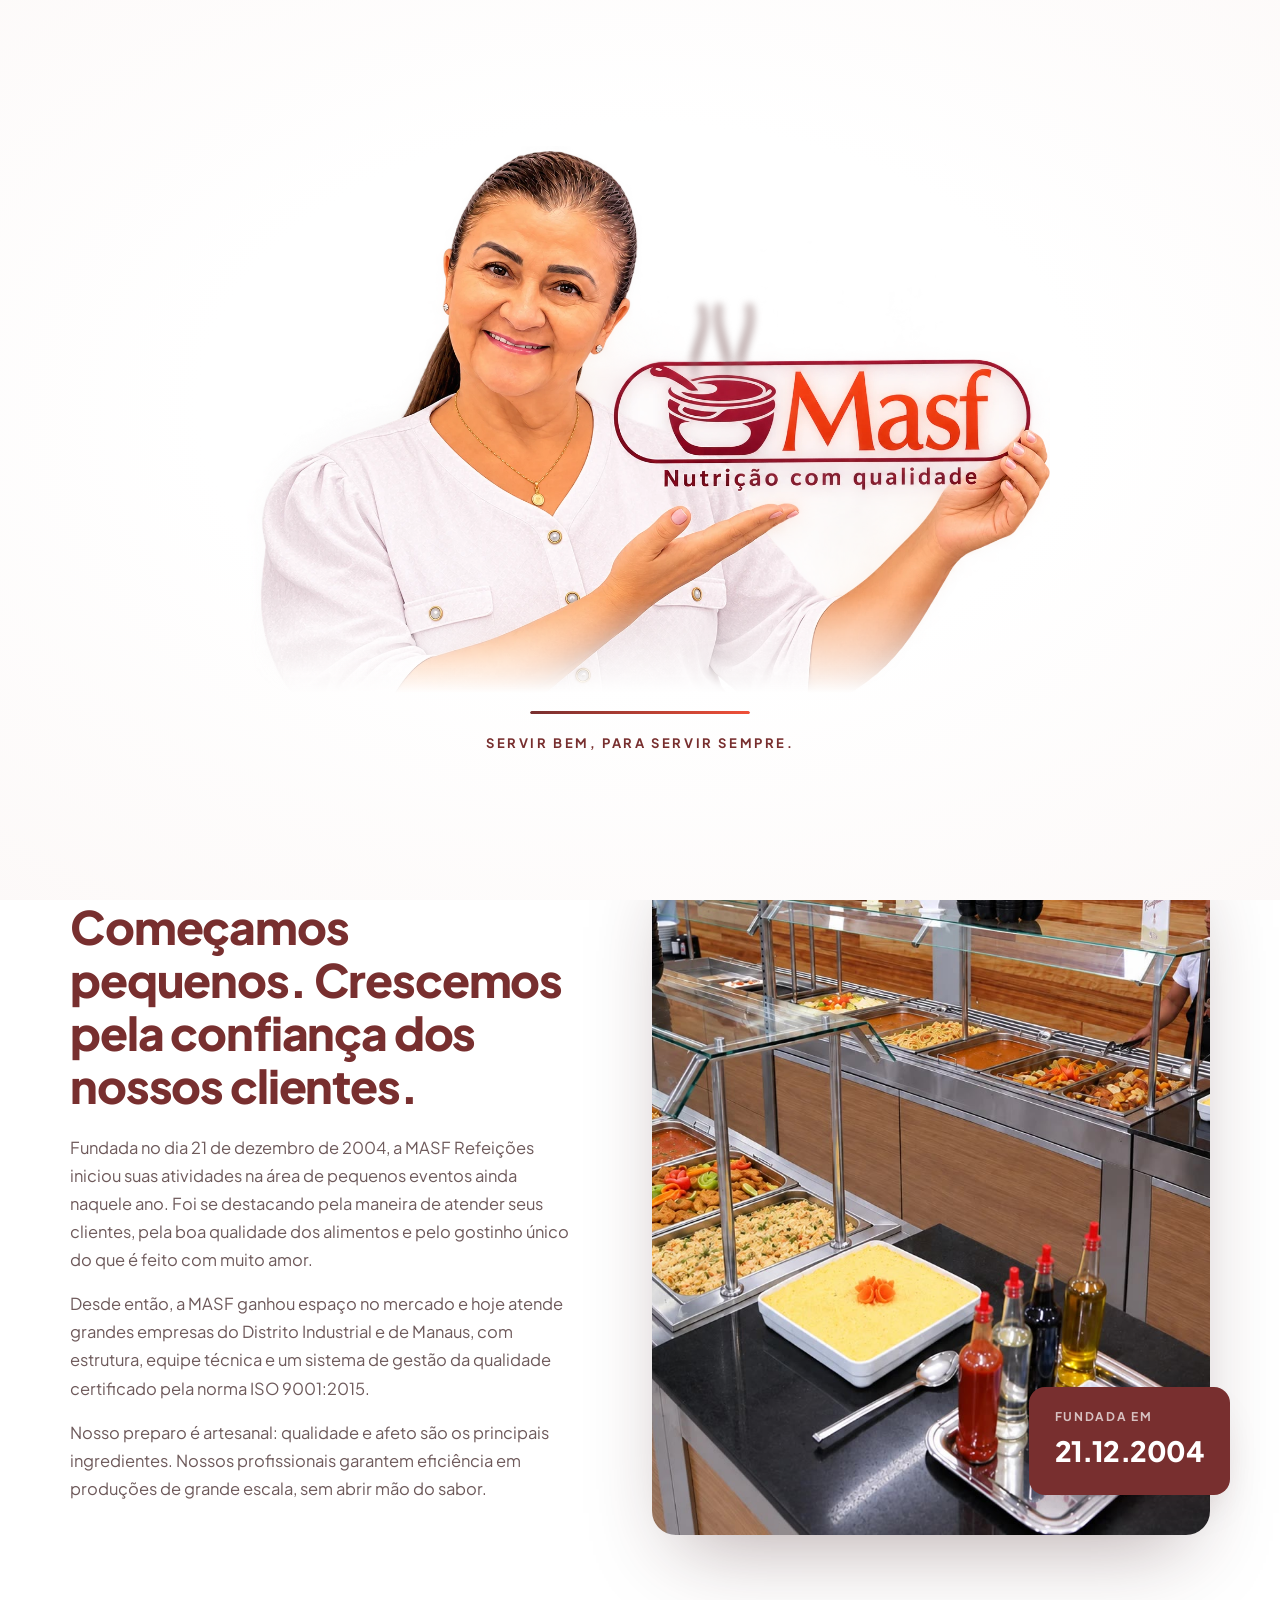
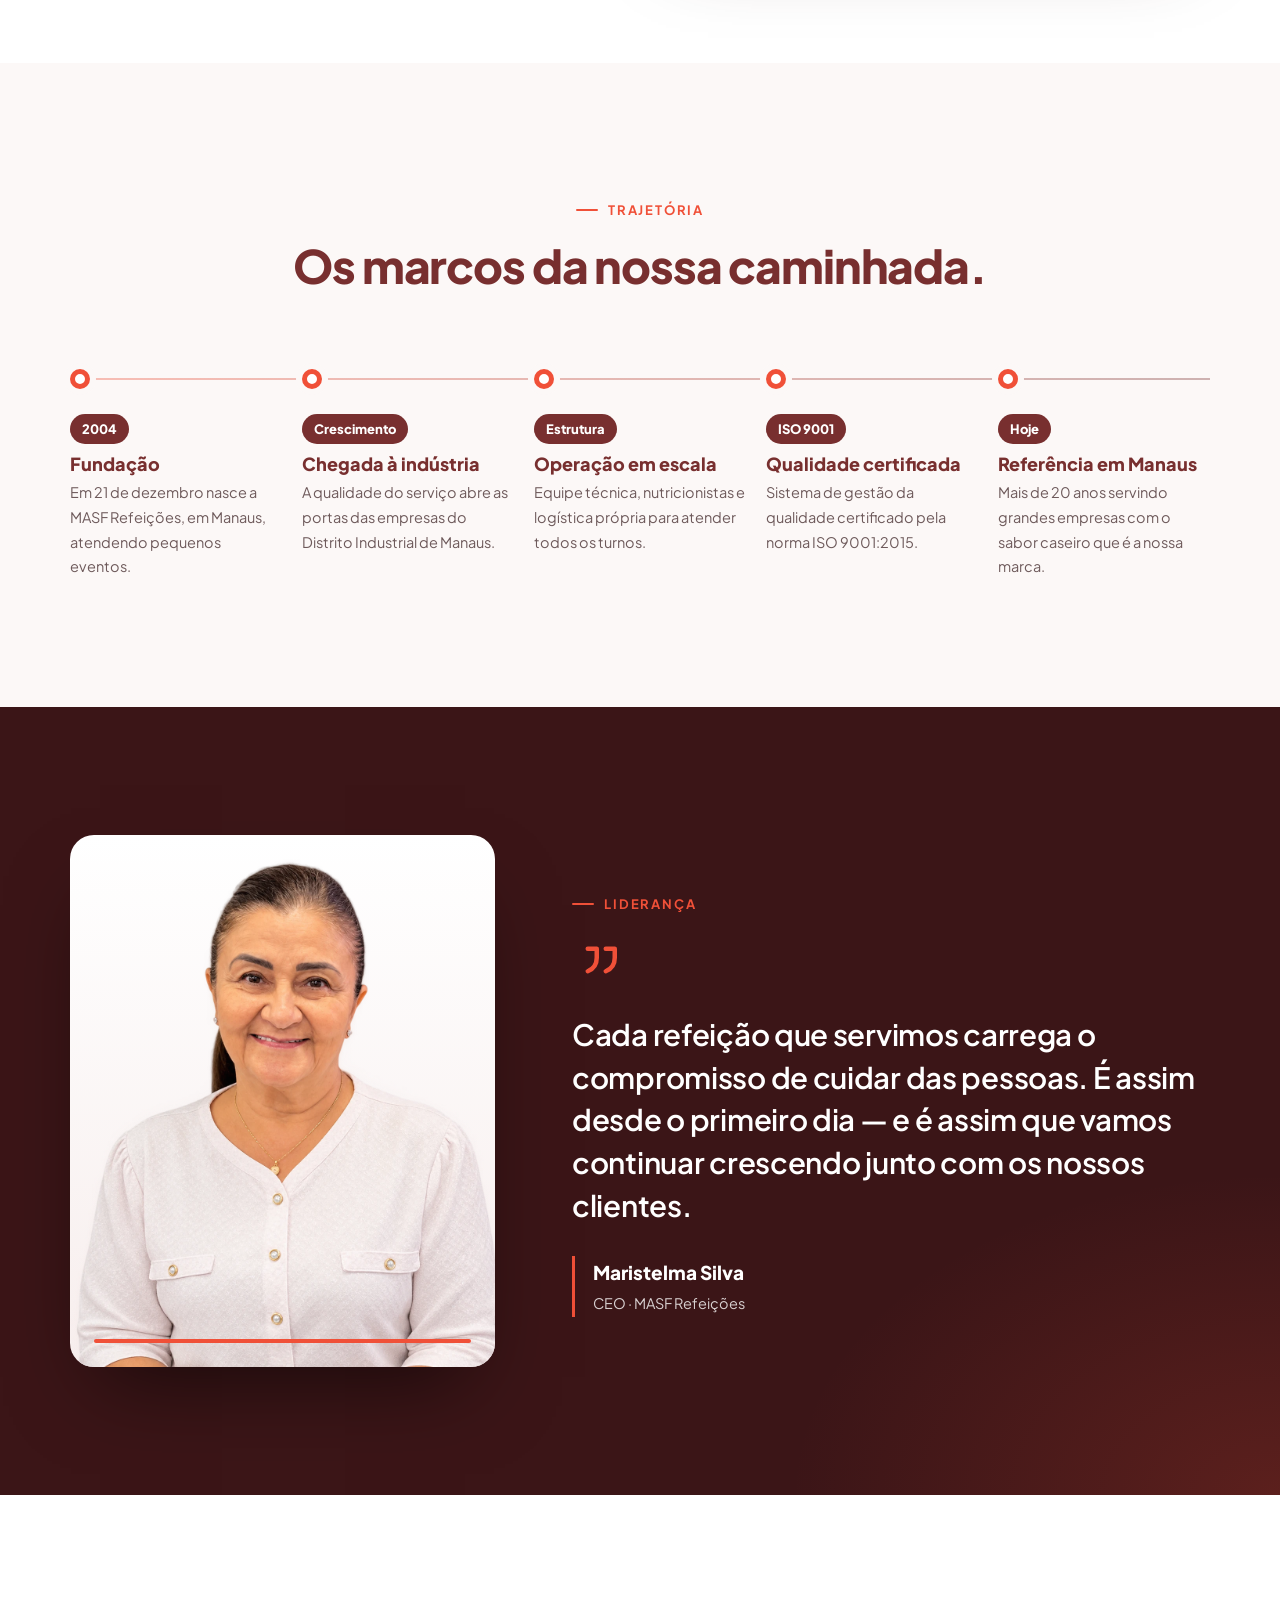
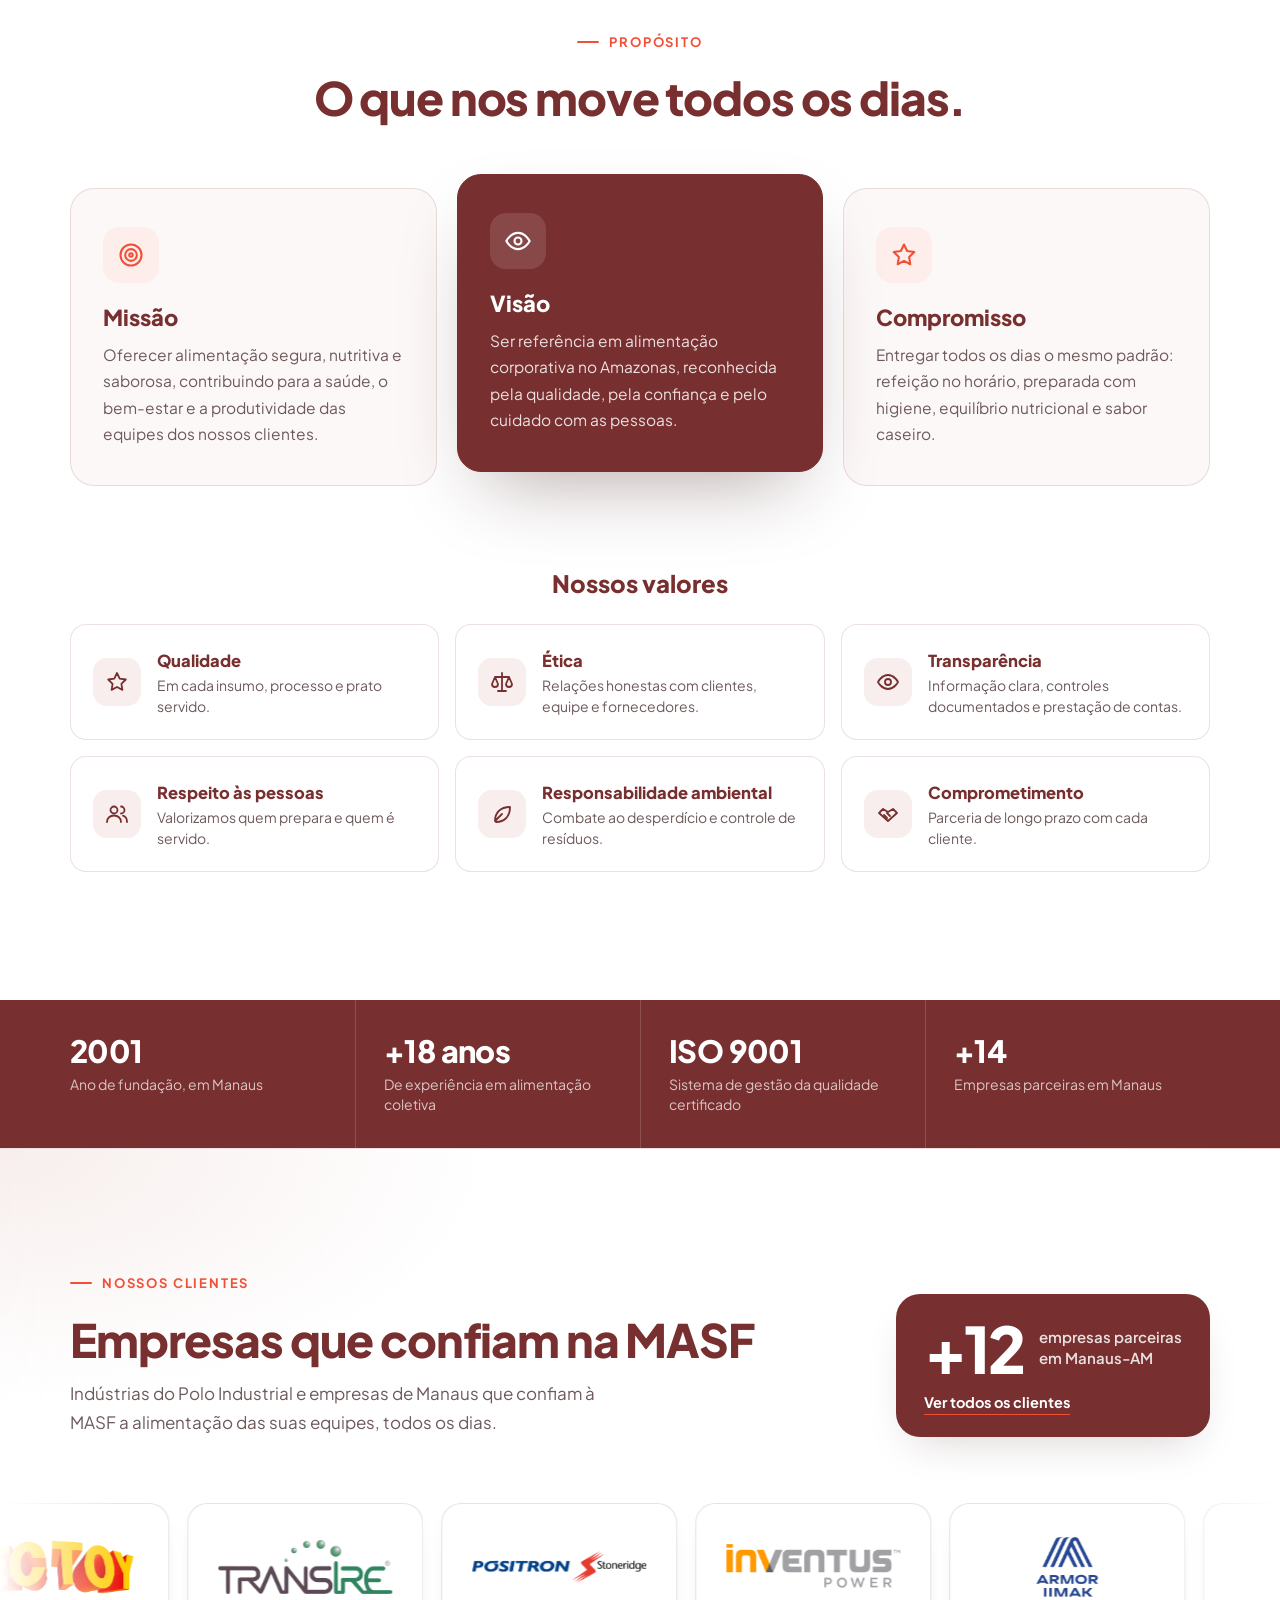
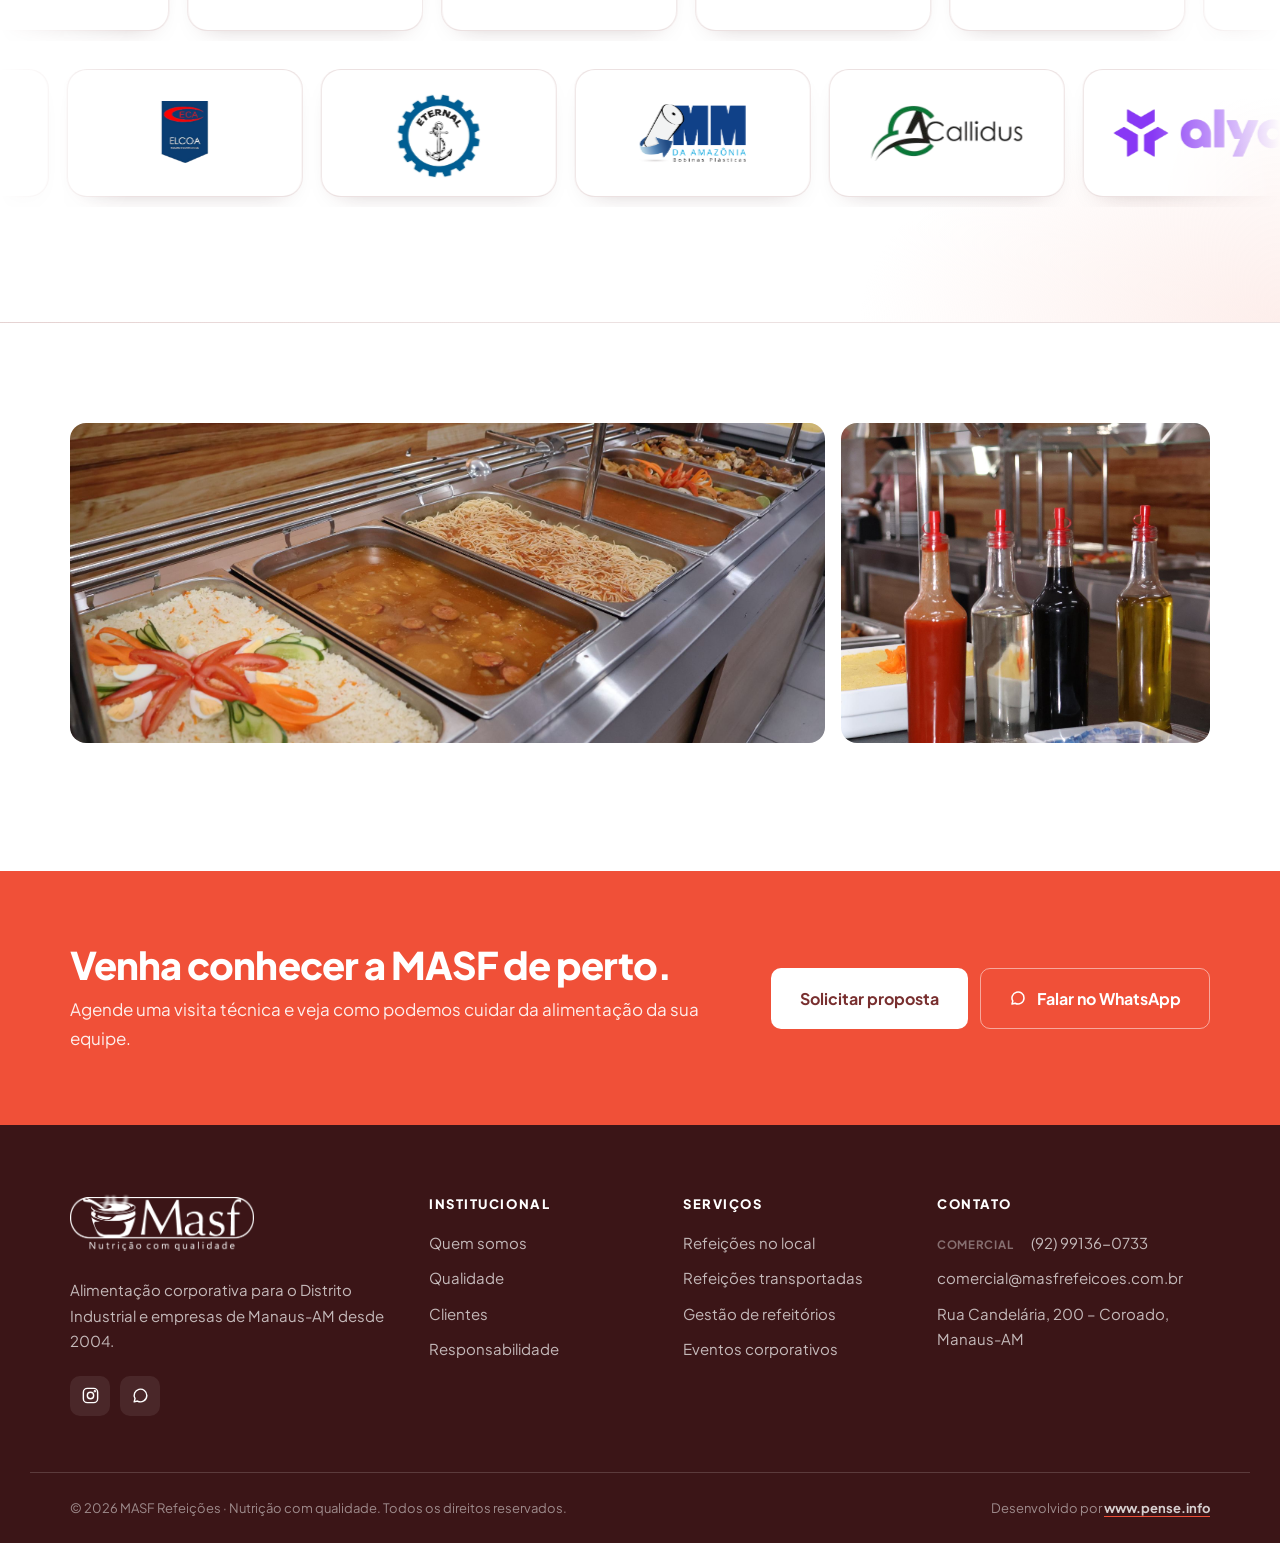
<file: sobre.html>
<!doctype html>
<html lang="pt-BR">
<head>
  <meta charset="utf-8">
  <meta name="viewport" content="width=device-width, initial-scale=1">
  <title>Quem somos | MASF Refeições</title>
  <meta name="description" content="Conheça a história da MASF Refeições, fundada em Manaus em 2004: liderança, missão, visão e valores.">
  <meta name="theme-color" content="#782F2F">
  <link rel="canonical" href="https://masfrefeicoes.com.br/sobre.html">
  <link rel="icon" type="image/png" href="assets/img/favicon.png">
  <link rel="apple-touch-icon" href="assets/img/favicon.png">
  <meta property="og:type" content="website">
  <meta property="og:locale" content="pt_BR">
  <meta property="og:title" content="Quem somos | MASF Refeições">
  <meta property="og:description" content="Conheça a história da MASF Refeições, fundada em Manaus em 2004: liderança, missão, visão e valores.">
  <meta property="og:site_name" content="MASF Refeições">
  <meta property="og:url" content="https://masfrefeicoes.com.br/sobre.html">
  <meta property="og:image" content="https://masfrefeicoes.com.br/assets/img/og-masf-v3.jpg">
  <meta property="og:image:secure_url" content="https://masfrefeicoes.com.br/assets/img/og-masf-v3.jpg">
  <meta property="og:image:type" content="image/jpeg">
  <meta property="og:image:width" content="1200">
  <meta property="og:image:height" content="630">
  <meta property="og:image:alt" content="MASF Refeições — MASF Refeições: a alimentação que move a indústria de Manaus. Maristelma Silva, CEO. WhatsApp comercial (92) 99136-0733.">
  <meta name="twitter:card" content="summary_large_image">
  <meta name="twitter:image" content="https://masfrefeicoes.com.br/assets/img/og-masf-v3.jpg">
  <link rel="preconnect" href="https://fonts.googleapis.com">
  <link rel="preconnect" href="https://fonts.gstatic.com" crossorigin>
  <link href="https://fonts.googleapis.com/css2?family=Plus+Jakarta+Sans:wght@400;500;600;700;800&display=swap" rel="stylesheet">
  <link rel="stylesheet" href="assets/css/style.css?v=muskr0p1">
  <link rel="preload" as="image" href="assets/img/preloader-masf.webp">
  <script>try{if(sessionStorage.getItem("masf-intro"))document.documentElement.classList.add("no-intro")}catch(e){}</script>

</head>
<body data-page="sobre.html">
  <div class="preloader" id="preloader" aria-hidden="true">
    <div class="preloader__stage">
      <img src="assets/img/preloader-masf.webp" alt="" width="1536" height="1024">
      <svg class="preloader__steam" viewBox="0 0 100 160" preserveAspectRatio="none" aria-hidden="true"><defs><linearGradient id="preloader__steam-fade" x1="0" y1="1" x2="0" y2="0"><stop offset="0" stop-color="#fff" stop-opacity="0"/><stop offset=".18" stop-color="#fff" stop-opacity="1"/><stop offset=".7" stop-color="#fff" stop-opacity=".55"/><stop offset="1" stop-color="#fff" stop-opacity="0"/></linearGradient><mask id="preloader__steam-mask"><rect width="100" height="160" fill="url(#preloader__steam-fade)"/></mask></defs><g mask="url(#preloader__steam-mask)"><path d="M30 160 C 12 130, 48 112, 28 84 S 14 40, 34 6"/><path d="M52 160 C 70 132, 34 108, 54 80 S 70 36, 50 0"/><path d="M74 160 C 58 128, 92 110, 74 82 S 62 42, 80 10"/></g></svg>
    </div>
    <div class="preloader__bar"><span></span></div>
    <p class="preloader__text">Servir bem, para servir sempre.</p>
  </div>
  <div class="topbar">
    <div class="container topbar__inner">
      <span class="topbar__item"><svg viewBox="0 0 24 24" aria-hidden="true"><path d="M12 21s-7-6.2-7-11a7 7 0 0114 0c0 4.8-7 11-7 11z"/><circle cx="12" cy="10" r="2.5"/></svg> Atendemos o Distrito Industrial e empresas de Manaus-AM</span>
      <div class="topbar__links">
        <a href="#" data-phone-link class="topbar__item"><svg viewBox="0 0 24 24" aria-hidden="true"><path d="M4 5c0-1 1-2 2-2h2l2 5-2.5 1.5a11 11 0 006 6L15 13l5 2v2c0 1-1 2-2 2A16 16 0 014 5z"/></svg><span data-phone-label>(92) 99136-0733</span></a>
        <a href="#" data-email-link class="topbar__item"><svg viewBox="0 0 24 24" aria-hidden="true"><rect x="3" y="5" width="18" height="14" rx="2"/><path d="M3 7l9 6 9-6"/></svg><span data-email-label>comercial@masfrefeicoes.com.br</span></a>
        <a href="#" data-instagram-link target="_blank" rel="noopener" class="topbar__item topbar__insta" aria-label="Instagram da MASF"><svg viewBox="0 0 24 24" aria-hidden="true"><rect x="3" y="3" width="18" height="18" rx="5"/><circle cx="12" cy="12" r="4"/><circle cx="17.5" cy="6.5" r=".6"/></svg><span data-instagram-handle>@masfrefeicoesam</span></a>
      </div>
    </div>
  </div>

  <header class="header" id="header">
    <div class="container header__inner">
      <a href="index.html" class="brand" aria-label="MASF Refeições — página inicial">
        <svg class="brand__steam" viewBox="0 0 100 160" preserveAspectRatio="none" aria-hidden="true"><defs><linearGradient id="brand__steam-fade" x1="0" y1="1" x2="0" y2="0"><stop offset="0" stop-color="#fff" stop-opacity="0"/><stop offset=".18" stop-color="#fff" stop-opacity="1"/><stop offset=".7" stop-color="#fff" stop-opacity=".55"/><stop offset="1" stop-color="#fff" stop-opacity="0"/></linearGradient><mask id="brand__steam-mask"><rect width="100" height="160" fill="url(#brand__steam-fade)"/></mask></defs><g mask="url(#brand__steam-mask)"><path d="M30 160 C 12 130, 48 112, 28 84 S 14 40, 34 6"/><path d="M52 160 C 70 132, 34 108, 54 80 S 70 36, 50 0"/><path d="M74 160 C 58 128, 92 110, 74 82 S 62 42, 80 10"/></g></svg>
        <img src="assets/img/logo-masf.png" alt="MASF — Nutrição com qualidade" width="1600" height="470">
      </a>
      <nav class="nav" id="nav" aria-label="Menu principal">
        <a href="sobre.html" class="is-active" aria-current="page">Quem somos</a>
        <a href="servicos.html">Serviços</a>
        <a href="qualidade.html">Qualidade</a>
        <a href="clientes.html">Clientes</a>
        <a href="responsabilidade.html">Responsabilidade</a>
        <a href="contato.html">Contato</a>
        <a href="contato.html" class="btn btn--primary nav__cta">Solicitar proposta</a>
      </nav>
      <button class="burger" id="burger" type="button" aria-label="Abrir menu" aria-expanded="false" aria-controls="nav">
        <span></span><span></span><span></span>
      </button>
    </div>
  </header>

  <main>
    <section class="page-hero">
      <img src="assets/img/buffet-pratos.jpg" alt="" class="page-hero__img">
      <div class="page-hero__veil"></div>
      <div class="container page-hero__inner">
        <nav class="crumbs" aria-label="Você está em"><a href="index.html">Início</a><span>/</span><span aria-current="page">Quem somos</span></nav>
        <span class="kicker kicker--light">Quem somos</span>
        <h1>Mais de 20 anos alimentando quem move Manaus.</h1>
        <p>Uma empresa amazonense, familiar e certificada, que cresceu cuidando de cada refeição como se fosse servida em casa.</p>
      </div>
    </section>

    <section class="section about">
      <div class="container about__grid">
        <div class="about__text">
          <span class="kicker reveal">Nossa história</span>
          <h2 class="title reveal">Começamos pequenos. Crescemos pela confiança dos nossos clientes.</h2>
          <p class="reveal">Fundada no dia 21 de dezembro de 2004, a MASF Refeições iniciou suas atividades na área de pequenos eventos ainda naquele ano. Foi se destacando pela maneira de atender seus clientes, pela boa qualidade dos alimentos e pelo gostinho único do que é feito com muito amor.</p>
          <p class="reveal">Desde então, a MASF ganhou espaço no mercado e hoje atende grandes empresas do Distrito Industrial e de Manaus, com estrutura, equipe técnica e um sistema de gestão da qualidade certificado pela norma ISO 9001:2015.</p>
          <p class="reveal">Nosso preparo é artesanal: qualidade e afeto são os principais ingredientes. Nossos profissionais garantem eficiência em produções de grande escala, sem abrir mão do sabor.</p>
        </div>
        <div class="about__media reveal">
          <img src="assets/img/refeitorio-masf.jpg?v=2" alt="Refeitório corporativo atendido pela MASF" loading="lazy">
          <div class="about__stamp"><span>Fundada em</span><strong>21.12.2004</strong></div>
        </div>
      </div>
    </section>

    <section class="section timeline-sec">
      <div class="container">
        <div class="head head--center">
          <span class="kicker reveal">Trajetória</span>
          <h2 class="title reveal">Os marcos da nossa caminhada.</h2>
        </div>
        <ol class="timeline">
          <li class="timeline__item reveal"><span class="timeline__year">2004</span><h3>Fundação</h3><p>Em 21 de dezembro nasce a MASF Refeições, em Manaus, atendendo pequenos eventos.</p></li>
          <li class="timeline__item reveal"><span class="timeline__year">Crescimento</span><h3>Chegada à indústria</h3><p>A qualidade do serviço abre as portas das empresas do Distrito Industrial de Manaus.</p></li>
          <li class="timeline__item reveal"><span class="timeline__year">Estrutura</span><h3>Operação em escala</h3><p>Equipe técnica, nutricionistas e logística própria para atender todos os turnos.</p></li>
          <li class="timeline__item reveal"><span class="timeline__year">ISO 9001</span><h3>Qualidade certificada</h3><p>Sistema de gestão da qualidade certificado pela norma ISO 9001:2015.</p></li>
          <li class="timeline__item reveal"><span class="timeline__year">Hoje</span><h3>Referência em Manaus</h3><p>Mais de 20 anos servindo grandes empresas com o sabor caseiro que é a nossa marca.</p></li>
        </ol>
      </div>
    </section>

    <section class="section leader">
      <div class="container leader__grid">
        <figure class="leader__photo reveal">
          <img src="assets/img/ceo.webp" alt="Maristelma Silva, CEO da MASF Refeições" width="1086" height="1448" loading="lazy">
        </figure>
        <div class="leader__text">
          <span class="kicker kicker--light reveal">Liderança</span>
          <blockquote class="reveal"><svg viewBox="0 0 24 24" aria-hidden="true" class="leader__quote"><path d="M7 7h4v4c0 3-1.5 5-4 6M15 7h4v4c0 3-1.5 5-4 6"/></svg>
            <p>Cada refeição que servimos carrega o compromisso de cuidar das pessoas. É assim desde o primeiro dia — e é assim que vamos continuar crescendo junto com os nossos clientes.</p>
          </blockquote>
          <div class="leader__sign reveal">
            <strong>Maristelma Silva</strong>
            <span>CEO · MASF Refeições</span>
          </div>
        </div>
      </div>
    </section>

    <section class="section mvv-sec">
      <div class="container">
        <div class="head head--center">
          <span class="kicker reveal">Propósito</span>
          <h2 class="title reveal">O que nos move todos os dias.</h2>
        </div>
        <div class="purpose">
          <article class="purpose__card reveal">
            <span class="purpose__icon"><svg viewBox="0 0 24 24" aria-hidden="true"><circle cx="12" cy="12" r="9"/><circle cx="12" cy="12" r="5"/><circle cx="12" cy="12" r="1.5"/></svg></span>
            <h3>Missão</h3>
            <p>Oferecer alimentação segura, nutritiva e saborosa, contribuindo para a saúde, o bem-estar e a produtividade das equipes dos nossos clientes.</p>
          </article>
          <article class="purpose__card purpose__card--main reveal">
            <span class="purpose__icon"><svg viewBox="0 0 24 24" aria-hidden="true"><circle cx="12" cy="12" r="3"/><path d="M2 12s3.6-7 10-7 10 7 10 7-3.6 7-10 7S2 12 2 12z"/></svg></span>
            <h3>Visão</h3>
            <p>Ser referência em alimentação corporativa no Amazonas, reconhecida pela qualidade, pela confiança e pelo cuidado com as pessoas.</p>
          </article>
          <article class="purpose__card reveal">
            <span class="purpose__icon"><svg viewBox="0 0 24 24" aria-hidden="true"><path d="M12 3l2.7 5.6 6.1.9-4.4 4.3 1 6.1L12 17l-5.4 2.9 1-6.1-4.4-4.3 6.1-.9z"/></svg></span>
            <h3>Compromisso</h3>
            <p>Entregar todos os dias o mesmo padrão: refeição no horário, preparada com higiene, equilíbrio nutricional e sabor caseiro.</p>
          </article>
        </div>

        <h3 class="values__title reveal">Nossos valores</h3>
        <ul class="values">
          <li class="reveal"><svg viewBox="0 0 24 24" aria-hidden="true"><path d="M12 3l2.7 5.6 6.1.9-4.4 4.3 1 6.1L12 17l-5.4 2.9 1-6.1-4.4-4.3 6.1-.9z"/></svg><strong>Qualidade</strong><span>Em cada insumo, processo e prato servido.</span></li>
          <li class="reveal"><svg viewBox="0 0 24 24" aria-hidden="true"><path d="M12 3v18M5 7h14M5 7l-3 7a3 3 0 006 0zM19 7l-3 7a3 3 0 006 0zM8 21h8"/></svg><strong>Ética</strong><span>Relações honestas com clientes, equipe e fornecedores.</span></li>
          <li class="reveal"><svg viewBox="0 0 24 24" aria-hidden="true"><circle cx="12" cy="12" r="3"/><path d="M2 12s3.6-7 10-7 10 7 10 7-3.6 7-10 7S2 12 2 12z"/></svg><strong>Transparência</strong><span>Informação clara, controles documentados e prestação de contas.</span></li>
          <li class="reveal"><svg viewBox="0 0 24 24" aria-hidden="true"><circle cx="9" cy="8" r="3.5"/><path d="M2 20c0-3.9 3.1-6.5 7-6.5s7 2.6 7 6.5M16 4.5a3.5 3.5 0 010 7M18 13.7c2.4.6 4 2.9 4 6.3"/></svg><strong>Respeito às pessoas</strong><span>Valorizamos quem prepara e quem é servido.</span></li>
          <li class="reveal"><svg viewBox="0 0 24 24" aria-hidden="true"><path d="M5 19c0-8 5-14 15-14 0 10-6 15-14 15M5 19l7-7"/></svg><strong>Responsabilidade ambiental</strong><span>Combate ao desperdício e controle de resíduos.</span></li>
          <li class="reveal"><svg viewBox="0 0 24 24" aria-hidden="true"><path d="M3 11l4-4 5 3 5-3 4 4-9 8z"/><path d="M8 13l3 3M11 11l3 3"/></svg><strong>Comprometimento</strong><span>Parceria de longo prazo com cada cliente.</span></li>
        </ul>
      </div>
    </section>

    <section class="numbers" aria-label="A MASF em números">
      <div class="container numbers__grid">
        <div class="numbers__item reveal"><strong><span data-count="2004">2004</span></strong><span>Ano de fundação, em Manaus</span></div>
        <div class="numbers__item reveal"><strong>+<span data-count="20">20</span> anos</strong><span>De experiência em alimentação coletiva</span></div>
        <div class="numbers__item reveal"><strong>ISO 9001</strong><span>Sistema de gestão da qualidade certificado</span></div>
        <div class="numbers__item reveal"><strong>+<span data-count="15">15</span></strong><span>Empresas parceiras em Manaus</span></div>
      </div>
    </section>

    <section class="clients" aria-labelledby="clients-title">
      <div class="container clients__head">
        <div class="clients__intro">
          <span class="kicker reveal">Nossos clientes</span>
          <h2 class="title reveal" id="clients-title">Empresas que confiam na MASF</h2>
          <p class="reveal">Indústrias do Polo Industrial e empresas de Manaus que confiam à MASF a alimentação das suas equipes, todos os dias.</p>
        </div>
        <div class="clients__stat reveal">
          <strong>+<span data-count="15">15</span></strong>
          <span>empresas parceiras<br>em Manaus-AM</span>
          <a href="clientes.html" class="link">Ver todos os clientes</a>
        </div>
      </div>
      <div class="clients__rows">
      <div class="carousel" data-carousel data-direction="-1">
        <div class="carousel__track" data-carousel-track>
          <div class="carousel__item"><img src="assets/img/clientes/tectoy.png" alt="Tectoy" loading="lazy"></div>
          <div class="carousel__item"><img src="assets/img/clientes/transire.png" alt="Transire" loading="lazy"></div>
          <div class="carousel__item"><img src="assets/img/clientes/positron.png" alt="Positron Stoneridge" loading="lazy"></div>
          <div class="carousel__item"><img src="assets/img/clientes/inventus.png" alt="Inventus Power" loading="lazy"></div>
          <div class="carousel__item"><img src="assets/img/clientes/armor.png" alt="Armor IIMAK" loading="lazy"></div>
          <div class="carousel__item"><img src="assets/img/clientes/fermazon.png" alt="Fermazon" loading="lazy"></div>
          <div class="carousel__item"><img src="assets/img/clientes/livoltek.png" alt="Livoltek" loading="lazy"></div>
          <div class="carousel__item"><img src="assets/img/clientes/tema.png" alt="Tema" loading="lazy"></div>
        </div>
      </div>
      <div class="carousel carousel--rev" data-carousel data-direction="1">
        <div class="carousel__track" data-carousel-track>
          <div class="carousel__item"><img src="assets/img/clientes/elcoa.png" alt="Elcoa" loading="lazy"></div>
          <div class="carousel__item"><img src="assets/img/clientes/eternal.png" alt="Eternal" loading="lazy"></div>
          <div class="carousel__item"><img src="assets/img/clientes/mm.png" alt="MM da Amazônia" loading="lazy"></div>
          <div class="carousel__item"><img src="assets/img/clientes/callidus.png" alt="Callidus" loading="lazy"></div>
          <div class="carousel__item"><img src="assets/img/clientes/alya.png" alt="Alya" loading="lazy"></div>
          <div class="carousel__item"><img src="assets/img/clientes/totalblind.png" alt="TotalBlind" loading="lazy"></div>
          <div class="carousel__item"><img src="assets/img/clientes/lavaeleva.png" alt="Lavanderia Lava &amp; Leva — Eliza Mall" loading="lazy"></div>
        </div>
      </div>
      </div>
    </section>

    <section class="gallery gallery--plain" aria-label="Fotos da operação MASF">
      <div class="container gallery__grid">
        <figure class="gallery__item gallery__item--wide reveal"><img src="assets/img/buffet-linha.jpg" alt="Linha de buffet completa" loading="lazy"></figure>
        <figure class="gallery__item reveal"><img src="assets/img/temperos.jpg" alt="Temperos e molhos no buffet" loading="lazy"></figure>
      </div>
    </section>

    <section class="cta">
      <div class="container cta__inner reveal">
        <div>
          <h2>Venha conhecer a MASF de perto.</h2>
          <p>Agende uma visita técnica e veja como podemos cuidar da alimentação da sua equipe.</p>
        </div>
        <div class="cta__actions">
          <a href="contato.html" class="btn btn--white btn--lg">Solicitar proposta</a>
          <a href="#" data-whatsapp-link target="_blank" rel="noopener" class="btn btn--ghost btn--lg"><svg viewBox="0 0 24 24" aria-hidden="true"><path d="M20 12a8 8 0 01-11.8 7L4 20l1.1-4A8 8 0 1120 12z"/></svg> Falar no WhatsApp</a>
        </div>
      </div>
    </section>
  </main>

  <footer class="footer">
    <div class="container footer__grid">
      <div class="footer__brand">
        <a href="index.html" class="footer__brandlink" aria-label="MASF Refeições — página inicial">
          <svg class="footer__steam" viewBox="0 0 100 160" preserveAspectRatio="none" aria-hidden="true"><defs><linearGradient id="footer__steam-fade" x1="0" y1="1" x2="0" y2="0"><stop offset="0" stop-color="#fff" stop-opacity="0"/><stop offset=".18" stop-color="#fff" stop-opacity="1"/><stop offset=".7" stop-color="#fff" stop-opacity=".55"/><stop offset="1" stop-color="#fff" stop-opacity="0"/></linearGradient><mask id="footer__steam-mask"><rect width="100" height="160" fill="url(#footer__steam-fade)"/></mask></defs><g mask="url(#footer__steam-mask)"><path d="M30 160 C 12 130, 48 112, 28 84 S 14 40, 34 6"/><path d="M52 160 C 70 132, 34 108, 54 80 S 70 36, 50 0"/><path d="M74 160 C 58 128, 92 110, 74 82 S 62 42, 80 10"/></g></svg>
          <img src="assets/img/logo-masf.png" alt="MASF — Nutrição com qualidade" class="footer__logo" loading="lazy">
        </a>
        <p>Alimentação corporativa para o Distrito Industrial e empresas de Manaus-AM desde 2004.</p>
        <div class="footer__social">
          <a href="#" data-instagram-link target="_blank" rel="noopener" aria-label="Instagram"><svg viewBox="0 0 24 24" aria-hidden="true"><rect x="3" y="3" width="18" height="18" rx="5"/><circle cx="12" cy="12" r="4"/><circle cx="17.5" cy="6.5" r=".6"/></svg></a>
          <a href="#" data-whatsapp-link target="_blank" rel="noopener" aria-label="WhatsApp"><svg viewBox="0 0 24 24" aria-hidden="true"><path d="M20 12a8 8 0 01-11.8 7L4 20l1.1-4A8 8 0 1120 12z"/></svg></a>
        </div>
      </div>
      <div>
        <h4>Institucional</h4>
        <ul>
          <li><a href="sobre.html">Quem somos</a></li>
          <li><a href="qualidade.html">Qualidade</a></li>
          <li><a href="clientes.html">Clientes</a></li>
          <li><a href="responsabilidade.html">Responsabilidade</a></li>
        </ul>
      </div>
      <div>
        <h4>Serviços</h4>
        <ul>
          <li><a href="servicos.html#refeicoes-no-local">Refeições no local</a></li>
          <li><a href="servicos.html#refeicoes-transportadas">Refeições transportadas</a></li>
          <li><a href="servicos.html#gestao-de-refeitorios">Gestão de refeitórios</a></li>
          <li><a href="servicos.html#eventos-corporativos">Eventos corporativos</a></li>
        </ul>
      </div>
      <div>
        <h4>Contato</h4>
        <ul>
          <li><span class="phone-list" data-phone-list>(92) 99136-0733</span></li>
          <li><a href="#" data-email-link><span data-email-label>comercial@masfrefeicoes.com.br</span></a></li>
          <li><span data-address-label>Rua Candelária, 200 – Coroado, Manaus-AM</span></li>
        </ul>
      </div>
    </div>
    <div class="container footer__bottom">
      <span>© <span data-year>2026</span> MASF Refeições · Nutrição com qualidade. Todos os direitos reservados.</span>
      <span class="footer__credit"><span data-cnpj-label></span><span>Desenvolvido por <a href="https://www.pense.info" target="_blank" rel="noopener">www.pense.info</a></span></span>
    </div>
  </footer>

  <button type="button" class="to-top" id="to-top" aria-label="Voltar ao topo"><svg viewBox="0 0 24 24" aria-hidden="true"><path d="M12 19V5M5 12l7-7 7 7"/></svg></button>
  <a href="#" class="wa-float" data-whatsapp-link target="_blank" rel="noopener" aria-label="Falar pelo WhatsApp"><svg viewBox="0 0 32 32" aria-hidden="true"><path d="M16 3a13 13 0 00-11.2 19.6L3 29l6.6-1.7A13 13 0 1016 3zm0 23.7c-2 0-4-.6-5.7-1.6l-.4-.2-3.9 1 1-3.8-.3-.4A10.7 10.7 0 1116 26.7zm5.9-8c-.3-.2-1.9-1-2.2-1-.3-.1-.5-.2-.7.2l-1 1.2c-.2.2-.4.2-.7.1a8.8 8.8 0 01-4.4-3.8c-.3-.6.3-.5 1-1.7.1-.2 0-.4 0-.5l-1-2.4c-.3-.6-.5-.5-.7-.5h-.6c-.2 0-.6.1-.9.4-.3.3-1.2 1.1-1.2 2.8s1.2 3.3 1.4 3.5c.2.2 2.4 3.7 5.8 5.2 2.2.9 3 1 4.1.8.7-.1 1.9-.8 2.2-1.5.3-.8.3-1.4.2-1.5l-.6-.3z"/></svg></a>

  <script src="assets/js/main.js?v=muskr0p1"></script>
</body>
</html>
</file>
<file: assets/css/style.css>
/* =========================================================
   MASF Refeições — Nutrição com qualidade
   Paleta oficial (extraída do logo): vinho, coral e branco
   ========================================================= */

:root {
  /* Vinho */
  --wine: #782f2f;
  --wine-700: #5f2324;
  --wine-900: #3b1517;
  --wine-50: #f7eeed;
  --wine-100: #eedcda;
  /* Coral */
  --coral: #f05038;
  --coral-600: #d8402a;
  --coral-50: #fdeeeb;
  /* Neutros (derivados do vinho) */
  --white: #ffffff;
  --paper: #fcf8f7;
  --ink: #2a1a1b;
  --muted: #6e5a5b;
  --line: rgba(120, 47, 47, .14);
  --line-light: rgba(255, 255, 255, .16);

  --font: "Plus Jakarta Sans", system-ui, -apple-system, "Segoe UI", Roboto, sans-serif;

  --radius-sm: 10px;
  --radius: 16px;
  --radius-lg: 24px;
  --shadow-sm: 0 2px 8px rgba(59, 21, 23, .06);
  --shadow: 0 18px 44px -18px rgba(59, 21, 23, .22);
  --shadow-lg: 0 34px 80px -28px rgba(59, 21, 23, .38);
  --ease: cubic-bezier(.2, .7, .2, 1);

  --header-h: 84px;
  --container: 1220px;
  --gutter: clamp(20px, 4vw, 40px);
}

/* ---------- Base ---------- */
*,
*::before,
*::after { box-sizing: border-box; }

html { scroll-behavior: smooth; scroll-padding-top: var(--header-h); -webkit-text-size-adjust: 100%; }

body {
  margin: 0;
  font-family: var(--font);
  font-size: 16.5px;
  line-height: 1.7;
  color: var(--ink);
  background: var(--white);
  -webkit-font-smoothing: antialiased;
  overflow-x: hidden;
}
body.is-locked { overflow: hidden; }

img { display: block; max-width: 100%; height: auto; }
a { color: inherit; text-decoration: none; }
ul, ol { margin: 0; padding: 0; list-style: none; }
h1, h2, h3, h4 { margin: 0; line-height: 1.15; }
p { margin: 0 0 1em; }
figure { margin: 0; }
button { font: inherit; cursor: pointer; }
svg { flex-shrink: 0; }

::selection { background: var(--coral); color: var(--white); }
:focus-visible { outline: 2px solid var(--coral); outline-offset: 3px; border-radius: 6px; }

.container { width: 100%; max-width: var(--container); margin-inline: auto; padding-inline: var(--gutter); }
.section { padding-block: clamp(80px, 10vw, 128px); }

/* ---------- Tipografia ---------- */
.kicker {
  display: inline-flex;
  align-items: center;
  gap: 10px;
  margin-bottom: 18px;
  font-size: 13px;
  font-weight: 700;
  letter-spacing: .14em;
  text-transform: uppercase;
  color: var(--coral);
}
.kicker::before { content: ""; width: 22px; height: 2px; border-radius: 2px; background: currentColor; }
.kicker--light { color: var(--coral); }

.title {
  font-size: clamp(30px, 3.6vw, 46px);
  font-weight: 800;
  letter-spacing: -.025em;
  color: var(--wine);
  margin-bottom: 22px;
}
.title--light { color: var(--white); }

.head {
  display: grid;
  grid-template-columns: 1.1fr .9fr;
  gap: 32px 64px;
  align-items: end;
  margin-bottom: clamp(44px, 5vw, 64px);
}
.head .title { margin-bottom: 0; }
.head__lead { margin: 0; color: var(--muted); font-size: 17.5px; }
.head--center { display: block; max-width: 720px; margin-inline: auto; text-align: center; }
.head--center .kicker { justify-content: center; }

/* ---------- Botões ---------- */
.btn {
  display: inline-flex;
  align-items: center;
  justify-content: center;
  gap: 10px;
  padding: 13px 24px;
  border: 1.5px solid transparent;
  border-radius: var(--radius-sm);
  font-size: 15px;
  font-weight: 700;
  white-space: nowrap;
  transition: background .25s, color .25s, border-color .25s, transform .3s var(--ease), box-shadow .3s var(--ease);
}
.btn svg { width: 18px; height: 18px; fill: none; stroke: currentColor; stroke-width: 2; stroke-linecap: round; stroke-linejoin: round; transition: transform .3s var(--ease); }
.btn:hover { transform: translateY(-2px); }
.btn:hover svg[viewBox] { transform: translateX(2px); }

.btn--primary { background: var(--coral); color: var(--white); box-shadow: 0 10px 24px -10px rgba(240, 80, 56, .7); }
.btn--primary:hover { background: var(--coral-600); box-shadow: 0 14px 30px -10px rgba(240, 80, 56, .8); }

.btn--outline { border-color: var(--wine); color: var(--wine); background: transparent; }
.btn--outline:hover { background: var(--wine); color: var(--white); }

.btn--white { background: var(--white); color: var(--wine); }
.btn--white:hover { background: var(--wine-50); }

.btn--ghost { border-color: rgba(255, 255, 255, .5); color: var(--white); }
.btn--ghost:hover { background: rgba(255, 255, 255, .1); border-color: var(--white); }

.btn--lg { padding: 16px 28px; font-size: 16px; }
.btn--block { width: 100%; }

/* ---------- Barra superior ---------- */
.topbar { background: var(--wine-900); color: rgba(255, 255, 255, .82); font-size: 13.5px; }
.topbar__inner { display: flex; align-items: center; justify-content: space-between; gap: 20px; min-height: 42px; }
.topbar__links { display: flex; gap: 26px; }
.topbar__item { display: inline-flex; align-items: center; gap: 8px; }
.topbar__item svg { width: 15px; height: 15px; fill: none; stroke: var(--coral); stroke-width: 2; stroke-linecap: round; stroke-linejoin: round; }
.topbar a:hover { color: var(--white); }

/* ---------- Header ---------- */
.header {
  position: sticky;
  top: 0;
  z-index: 100;
  background: var(--white);
  border-bottom: 1px solid transparent;
  transition: box-shadow .3s, border-color .3s;
}
.header.is-scrolled { border-color: var(--line); box-shadow: 0 8px 30px -18px rgba(59, 21, 23, .35); }
.header__inner { display: flex; align-items: center; justify-content: space-between; gap: 24px; height: var(--header-h); }

.brand img { height: 50px; width: auto; transition: height .3s var(--ease); }
.header.is-scrolled .brand img { height: 44px; }

.nav { display: flex; align-items: center; gap: clamp(16px, 2vw, 30px); }
.nav a:not(.btn) {
  position: relative;
  padding-block: 6px;
  font-size: 15px;
  font-weight: 600;
  color: var(--ink);
  transition: color .2s;
}
.nav a:not(.btn)::after {
  content: "";
  position: absolute;
  left: 0;
  bottom: 0;
  width: 100%;
  height: 2px;
  border-radius: 2px;
  background: var(--coral);
  transform: scaleX(0);
  transition: transform .3s var(--ease);
}
.nav a:not(.btn):hover,
.nav a.is-active { color: var(--wine); }
.nav a:not(.btn):hover::after,
.nav a.is-active::after { transform: scaleX(1); }
.nav__cta { margin-left: 8px; padding: 12px 20px; }

.burger { display: none; position: relative; width: 46px; height: 46px; border: 1.5px solid var(--line); border-radius: var(--radius-sm); background: var(--white); }
.burger span { position: absolute; left: 12px; right: 12px; height: 2px; border-radius: 2px; background: var(--wine); transition: transform .3s var(--ease), opacity .2s; }
.burger span:nth-child(1) { top: 15px; }
.burger span:nth-child(2) { top: 21px; }
.burger span:nth-child(3) { top: 27px; }
.burger[aria-expanded="true"] span:nth-child(1) { transform: translateY(6px) rotate(45deg); }
.burger[aria-expanded="true"] span:nth-child(2) { opacity: 0; }
.burger[aria-expanded="true"] span:nth-child(3) { transform: translateY(-6px) rotate(-45deg); }

/* ---------- Hero ---------- */
.hero {
  position: relative;
  padding-block: clamp(48px, 7vw, 96px) clamp(64px, 8vw, 110px);
  background:
    radial-gradient(900px 500px at 100% 0%, var(--wine-50), transparent 70%),
    var(--white);
  overflow: hidden;
}
.hero__grid { display: grid; grid-template-columns: 1.08fr 1fr; gap: clamp(40px, 6vw, 80px); align-items: center; }

.badge {
  display: inline-flex;
  align-items: center;
  gap: 10px;
  padding: 8px 16px 8px 12px;
  margin-bottom: 26px;
  border-radius: 999px;
  background: var(--wine-50);
  color: var(--wine);
  font-size: 13.5px;
  font-weight: 700;
}
.badge__dot { width: 8px; height: 8px; border-radius: 50%; background: var(--coral); box-shadow: 0 0 0 4px rgba(240, 80, 56, .18); }

.hero__title {
  font-size: clamp(36px, 4.4vw, 56px);
  font-weight: 800;
  letter-spacing: -.035em;
  line-height: 1.06;
  color: var(--wine);
  margin-bottom: 24px;
}
.hl { position: relative; color: var(--coral); white-space: nowrap; }
.hl::after {
  content: "";
  position: absolute;
  left: 0;
  right: 0;
  bottom: .04em;
  height: .14em;
  border-radius: 4px;
  background: var(--coral);
  opacity: .18;
}
.hero__lead { max-width: 560px; font-size: clamp(16.5px, 1.4vw, 18.5px); color: var(--muted); margin-bottom: 34px; }
.hero__actions { display: flex; flex-wrap: wrap; gap: 12px; margin-bottom: 30px; }
.hero__checks { display: flex; flex-wrap: wrap; gap: 10px 26px; }
.hero__checks li { display: flex; align-items: center; gap: 9px; font-size: 14.5px; font-weight: 600; color: var(--ink); }
.hero__checks li::before {
  content: "";
  width: 18px;
  height: 18px;
  border-radius: 50%;
  background: var(--wine) url("data:image/svg+xml,%3Csvg xmlns='http://www.w3.org/2000/svg' viewBox='0 0 24 24' fill='none' stroke='white' stroke-width='3.2' stroke-linecap='round' stroke-linejoin='round'%3E%3Cpath d='M6 12l4 4 8-8'/%3E%3C/svg%3E") center / 11px no-repeat;
}

.hero__media { position: relative; padding: 0 0 36px 36px; }
.hero__media::before {
  content: "";
  position: absolute;
  left: 0;
  bottom: 0;
  width: 62%;
  height: 70%;
  border-radius: var(--radius-lg);
  background: var(--wine);
}
.hero__photo { position: relative; border-radius: var(--radius-lg); overflow: hidden; box-shadow: var(--shadow-lg); aspect-ratio: 5 / 4; }
.hero__photo img { width: 100%; height: 100%; object-fit: cover; }

.hero__card {
  position: absolute;
  display: flex;
  align-items: center;
  gap: 14px;
  padding: 16px 20px;
  border-radius: var(--radius);
  background: var(--white);
  box-shadow: var(--shadow);
}
.hero__card--iso { left: -8px; top: 32px; }
.hero__card-icon { display: grid; place-items: center; width: 44px; height: 44px; border-radius: 12px; background: var(--coral-50); color: var(--coral); }
.hero__card-icon svg { width: 22px; height: 22px; fill: none; stroke: currentColor; stroke-width: 2; stroke-linecap: round; stroke-linejoin: round; }
.hero__card strong { display: block; font-size: 16px; font-weight: 800; color: var(--wine); line-height: 1.2; }
.hero__card div > span,
.hero__card--years > span { font-size: 13px; color: var(--muted); line-height: 1.35; }
.hero__card--years { right: -14px; bottom: 6px; background: var(--coral); color: var(--white); }
.hero__card--years strong { font-size: 34px; color: var(--white); letter-spacing: -.03em; }
.hero__card--years > span { color: rgba(255, 255, 255, .9); font-weight: 600; }

/* ---------- Números ---------- */
.numbers { background: var(--wine); color: var(--white); }
.numbers__grid { display: grid; grid-template-columns: repeat(4, 1fr); }
.numbers__item { padding: 34px 28px; border-left: 1px solid var(--line-light); }
.numbers__item:first-child { border-left: 0; padding-left: 0; }
.numbers__item strong { display: block; margin-bottom: 6px; font-size: clamp(24px, 2.4vw, 32px); font-weight: 800; letter-spacing: -.02em; line-height: 1.1; }
.numbers__item > span { display: block; font-size: 14px; color: rgba(255, 255, 255, .72); line-height: 1.45; }

/* ---------- Clientes ---------- */
.clients { padding-block: 56px; background: var(--paper); border-bottom: 1px solid var(--line); }
.clients__title { margin: 0 0 30px; text-align: center; font-size: 13px; font-weight: 700; letter-spacing: .14em; text-transform: uppercase; color: var(--muted); }


/* ---------- Quem somos ---------- */
.about__grid { display: grid; grid-template-columns: .95fr 1.05fr; gap: clamp(44px, 6vw, 88px); align-items: center; }
.about__media { position: relative; }
.about__media img { width: 100%; aspect-ratio: 4 / 5; object-fit: cover; border-radius: var(--radius-lg); box-shadow: var(--shadow-lg); }
.about__stamp {
  position: absolute;
  right: -20px;
  bottom: 40px;
  padding: 20px 26px;
  border-radius: var(--radius);
  background: var(--wine);
  color: var(--white);
  box-shadow: var(--shadow);
}
.about__stamp span { display: block; font-size: 12px; font-weight: 700; letter-spacing: .14em; text-transform: uppercase; color: rgba(255, 255, 255, .7); }
.about__stamp strong { font-size: 28px; font-weight: 800; letter-spacing: -.02em; }
.about__text > p { color: var(--muted); }

.mvv { margin-top: 32px; border-radius: var(--radius); background: var(--paper); border: 1px solid var(--line); overflow: hidden; }
.mvv__item { display: grid; grid-template-columns: 110px 1fr; gap: 16px; align-items: baseline; padding: 18px 22px; border-left: 3px solid var(--coral); }
.mvv__item + .mvv__item { border-top: 1px solid var(--line); }
.mvv__item h3 { font-size: 15px; font-weight: 800; letter-spacing: .04em; text-transform: uppercase; color: var(--wine); }
.mvv__item p { margin: 0; font-size: 15px; line-height: 1.55; color: var(--muted); }

/* ---------- Serviços ---------- */
.services { background: var(--paper); }
.services__grid { display: grid; grid-template-columns: repeat(3, 1fr); gap: 20px; }
.service {
  position: relative;
  padding: 34px 30px;
  border-radius: var(--radius-lg);
  background: var(--white);
  border: 1px solid var(--line);
  transition: transform .4s var(--ease), box-shadow .4s var(--ease), border-color .3s;
}
.service::after {
  content: "";
  position: absolute;
  left: 30px;
  right: 30px;
  bottom: -1px;
  height: 3px;
  border-radius: 3px 3px 0 0;
  background: var(--coral);
  transform: scaleX(0);
  transform-origin: left;
  transition: transform .45s var(--ease);
}
.service:hover { transform: translateY(-6px); box-shadow: var(--shadow); border-color: transparent; }
.service:hover::after { transform: scaleX(1); }
.service__icon {
  display: grid;
  place-items: center;
  width: 56px;
  height: 56px;
  margin-bottom: 24px;
  border-radius: 14px;
  background: var(--wine-50);
  color: var(--wine);
  transition: background .3s, color .3s;
}
.service:hover .service__icon { background: var(--wine); color: var(--white); }
.service__icon svg { width: 26px; height: 26px; fill: none; stroke: currentColor; stroke-width: 1.7; stroke-linecap: round; stroke-linejoin: round; }
.service h3 { font-size: 20px; font-weight: 800; color: var(--wine); margin-bottom: 10px; letter-spacing: -.01em; }
.service p { margin: 0; font-size: 15px; color: var(--muted); }

/* ---------- Qualidade ---------- */
.quality { background: var(--wine-900); color: rgba(255, 255, 255, .78); position: relative; overflow: hidden; }
.quality::before {
  content: "";
  position: absolute;
  inset: 0;
  background: radial-gradient(700px 420px at 0% 100%, rgba(240, 80, 56, .16), transparent 70%),
              radial-gradient(600px 400px at 100% 0%, rgba(120, 47, 47, .7), transparent 70%);
  pointer-events: none;
}
.quality__grid { position: relative; display: grid; grid-template-columns: 1fr 1fr; gap: clamp(44px, 6vw, 88px); align-items: center; }
.quality__list { display: grid; gap: 4px; margin-top: 30px; }
.quality__list li { position: relative; padding: 18px 0 18px 44px; border-top: 1px solid var(--line-light); }
.quality__list li:last-child { border-bottom: 1px solid var(--line-light); }
.quality__list li::before {
  content: "";
  position: absolute;
  left: 0;
  top: 20px;
  width: 26px;
  height: 26px;
  border-radius: 8px;
  background: var(--coral) url("data:image/svg+xml,%3Csvg xmlns='http://www.w3.org/2000/svg' viewBox='0 0 24 24' fill='none' stroke='white' stroke-width='3' stroke-linecap='round' stroke-linejoin='round'%3E%3Cpath d='M6 12l4 4 8-8'/%3E%3C/svg%3E") center / 14px no-repeat;
}
.quality__list strong { display: block; color: var(--white); font-size: 16.5px; font-weight: 700; }
.quality__list span { font-size: 14.5px; }

.quality__media { position: relative; }
.quality__media img { width: 100%; aspect-ratio: 4 / 4.4; object-fit: cover; border-radius: var(--radius-lg); box-shadow: 0 40px 80px -30px rgba(0, 0, 0, .6); }
.quality__seal {
  position: absolute;
  left: -24px;
  bottom: 36px;
  display: flex;
  align-items: center;
  gap: 14px;
  padding: 18px 22px;
  border-radius: var(--radius);
  background: var(--white);
  color: var(--ink);
  box-shadow: var(--shadow-lg);
}
.quality__seal svg { width: 40px; height: 40px; padding: 8px; border-radius: 12px; background: var(--coral-50); fill: none; stroke: var(--coral); stroke-width: 2; stroke-linecap: round; stroke-linejoin: round; }
.quality__seal strong { display: block; font-size: 17px; font-weight: 800; color: var(--wine); line-height: 1.2; }
.quality__seal span { font-size: 13px; color: var(--muted); }

/* ---------- Como funciona ---------- */
.steps { display: grid; grid-template-columns: repeat(4, 1fr); gap: 20px; counter-reset: s; }
.step {
  position: relative;
  padding: 30px 26px;
  border-radius: var(--radius-lg);
  background: var(--paper);
  border: 1px solid var(--line);
}
.step:not(:last-child)::after {
  content: "";
  position: absolute;
  top: 50px;
  right: -16px;
  z-index: 1;
  width: 12px;
  height: 12px;
  border-top: 2px solid var(--coral);
  border-right: 2px solid var(--coral);
  transform: rotate(45deg);
}
.step__num { display: inline-block; margin-bottom: 18px; font-size: 40px; font-weight: 800; letter-spacing: -.04em; line-height: 1; color: var(--coral); }
.step h3 { font-size: 19px; font-weight: 800; color: var(--wine); margin-bottom: 8px; }
.step p { margin: 0; font-size: 15px; color: var(--muted); }

/* ---------- Responsabilidade ---------- */
.social { background: var(--paper); }
.social__grid { display: grid; grid-template-columns: repeat(3, 1fr); gap: 20px; }
.campaign {
  padding: 34px 30px;
  border-radius: var(--radius-lg);
  background: var(--white);
  border: 1px solid var(--line);
  transition: transform .4s var(--ease), box-shadow .4s var(--ease);
}
.campaign:hover { transform: translateY(-6px); box-shadow: var(--shadow); }
.campaign__tag {
  display: inline-grid;
  place-items: center;
  width: 44px;
  height: 44px;
  margin-bottom: 22px;
  border-radius: 50%;
  border: 1.5px solid var(--coral);
  color: var(--coral);
  font-size: 14px;
  font-weight: 800;
}
.campaign h3 { font-size: 20px; font-weight: 800; color: var(--wine); margin-bottom: 10px; }
.campaign p { margin: 0; font-size: 15px; color: var(--muted); }

/* ---------- Galeria ---------- */
.gallery { padding-bottom: clamp(80px, 10vw, 128px); background: var(--paper); }
.gallery__grid { display: grid; grid-template-columns: repeat(3, 1fr); grid-auto-rows: 260px; gap: 16px; }
.gallery__item { overflow: hidden; border-radius: var(--radius); }
.gallery__item--wide { grid-column: span 2; }
.gallery__item img { width: 100%; height: 100%; object-fit: cover; transition: transform 1s var(--ease); }
.gallery__item:hover img { transform: scale(1.05); }

/* ---------- CTA ---------- */
.cta { background: var(--coral); color: var(--white); }
.cta__inner { display: flex; align-items: center; justify-content: space-between; gap: 32px; padding-block: clamp(48px, 6vw, 72px); }
.cta h2 { font-size: clamp(26px, 3vw, 38px); font-weight: 800; letter-spacing: -.025em; margin-bottom: 8px; }
.cta p { margin: 0; font-size: 17px; color: rgba(255, 255, 255, .9); }
.cta__actions { display: flex; flex-wrap: wrap; gap: 12px; flex-shrink: 0; }

/* ---------- FAQ ---------- */
.faq__grid { display: grid; grid-template-columns: .8fr 1.2fr; gap: clamp(40px, 6vw, 88px); align-items: start; }
.faq__grid > div:first-child > p { color: var(--muted); }
.accordion { display: grid; gap: 12px; }
.accordion details { border-radius: var(--radius); border: 1px solid var(--line); background: var(--white); transition: border-color .3s, box-shadow .3s; }
.accordion details[open] { border-color: var(--wine-100); box-shadow: var(--shadow-sm); }
.accordion summary {
  position: relative;
  list-style: none;
  padding: 20px 64px 20px 24px;
  font-size: 16.5px;
  font-weight: 700;
  color: var(--wine);
  cursor: pointer;
}
.accordion summary::-webkit-details-marker { display: none; }
.accordion summary::after {
  content: "";
  position: absolute;
  right: 20px;
  top: 50%;
  width: 30px;
  height: 30px;
  margin-top: -15px;
  border-radius: 8px;
  background:
    linear-gradient(var(--coral), var(--coral)) center / 12px 2px no-repeat,
    linear-gradient(var(--coral), var(--coral)) center / 2px 12px no-repeat,
    var(--coral-50);
  transition: transform .3s var(--ease);
}
.accordion details[open] summary::after { transform: rotate(45deg); }
.accordion details p { margin: 0; padding: 0 24px 22px; color: var(--muted); font-size: 15.5px; }

/* ---------- Contato ---------- */
.contact { background: var(--paper); border-top: 1px solid var(--line); }
.contact__grid { display: grid; grid-template-columns: .9fr 1.1fr; gap: clamp(40px, 6vw, 80px); align-items: start; }
.contact__info > p { color: var(--muted); }
.contact__list { display: grid; gap: 12px; margin: 28px 0; }
.contact__list li { display: flex; align-items: center; gap: 16px; padding: 16px 18px; border-radius: var(--radius); background: var(--white); border: 1px solid var(--line); }
.contact__icon { display: grid; place-items: center; width: 44px; height: 44px; border-radius: 12px; background: var(--wine); color: var(--white); }
.contact__icon svg { width: 20px; height: 20px; fill: none; stroke: currentColor; stroke-width: 1.8; stroke-linecap: round; stroke-linejoin: round; }
.contact__list small { display: block; font-size: 12px; font-weight: 700; letter-spacing: .08em; text-transform: uppercase; color: var(--muted); }
.contact__list a,
.contact__list div > span { font-size: 15.5px; font-weight: 700; color: var(--wine); overflow-wrap: anywhere; }
.contact__list a:hover { color: var(--coral); }
.contact__map { overflow: hidden; border-radius: var(--radius); border: 1px solid var(--line); height: 240px; }
.contact__map iframe { width: 100%; height: 100%; border: 0; filter: grayscale(.4); }

.form { padding: clamp(26px, 4vw, 42px); border-radius: var(--radius-lg); background: var(--white); border: 1px solid var(--line); box-shadow: var(--shadow); }
.form h3 { font-size: 24px; font-weight: 800; color: var(--wine); margin-bottom: 4px; }
.form__sub { margin-bottom: 24px; font-size: 14px; color: var(--muted); }
.form__row { display: grid; grid-template-columns: 1fr 1fr; gap: 16px; }

.field { display: block; margin: 0 0 16px; padding: 0; border: 0; min-width: 0; }
.field > span,
.field legend { display: block; padding: 0; margin-bottom: 7px; font-size: 13.5px; font-weight: 700; color: var(--ink); }
.field input,
.field select,
.field textarea {
  width: 100%;
  padding: 13px 15px;
  border: 1.5px solid var(--line);
  border-radius: var(--radius-sm);
  background: var(--white);
  font: inherit;
  font-size: 15px;
  color: var(--ink);
  transition: border-color .2s, box-shadow .2s;
  appearance: none;
  -webkit-appearance: none;
}
.field select {
  padding-right: 42px;
  background: var(--white) url("data:image/svg+xml,%3Csvg xmlns='http://www.w3.org/2000/svg' viewBox='0 0 24 24' fill='none' stroke='%23782f2f' stroke-width='2.2'%3E%3Cpath d='M6 9l6 6 6-6'/%3E%3C/svg%3E") right 14px center / 18px no-repeat;
}
.field textarea { resize: vertical; min-height: 92px; }
.field input:focus,
.field select:focus,
.field textarea:focus { outline: none; border-color: var(--wine); box-shadow: 0 0 0 4px rgba(120, 47, 47, .1); }
.field.is-invalid input,
.field.is-invalid select { border-color: var(--coral); box-shadow: 0 0 0 4px rgba(240, 80, 56, .12); }

.field--chips { display: flex; flex-wrap: wrap; gap: 8px; }
.field--chips legend { width: 100%; }
.field--chips label { position: relative; cursor: pointer; }
.field--chips input { position: absolute; opacity: 0; pointer-events: none; }
.field--chips label span {
  display: inline-block;
  padding: 9px 16px;
  border: 1.5px solid var(--line);
  border-radius: 999px;
  font-size: 14px;
  font-weight: 600;
  color: var(--wine);
  transition: background .2s, color .2s, border-color .2s;
}
.field--chips label:hover span { border-color: var(--wine); }
.field--chips input:checked + span { background: var(--wine); border-color: var(--wine); color: var(--white); }
.field--chips input:focus-visible + span { outline: 2px solid var(--coral); outline-offset: 2px; }

.form__error { margin: 0 0 14px; padding: 12px 16px; border-radius: var(--radius-sm); background: var(--coral-50); color: var(--coral-600); font-size: 14px; font-weight: 700; }
.form__actions { display: grid; gap: 10px; margin-top: 4px; }
.form__actions .btn:hover svg { transform: none; }

/* ---------- Rodapé ---------- */
.footer { background: var(--wine-900); color: rgba(255, 255, 255, .7); padding-top: 72px; font-size: 15px; }
.footer__grid { display: grid; grid-template-columns: 1.5fr 1fr 1fr 1.3fr; gap: 44px; padding-bottom: 56px; }
.footer__logo { height: 54px; width: auto; filter: brightness(0) invert(1); }
.footer__brand p { margin: 20px 0 22px; max-width: 320px; }
.footer__social { display: flex; gap: 10px; }
.footer__social a { display: grid; place-items: center; width: 40px; height: 40px; border-radius: 10px; background: rgba(255, 255, 255, .08); transition: background .2s; }
.footer__social a:hover { background: var(--coral); }
.footer__social svg { width: 19px; height: 19px; fill: none; stroke: var(--white); stroke-width: 1.8; stroke-linecap: round; stroke-linejoin: round; }
.footer h4 { margin-bottom: 18px; font-size: 13px; font-weight: 800; letter-spacing: .12em; text-transform: uppercase; color: var(--white); }
.footer li { margin-bottom: 10px; }
.footer a:hover { color: var(--coral); }
.footer__bottom { display: flex; justify-content: space-between; flex-wrap: wrap; gap: 10px; padding-block: 24px; border-top: 1px solid var(--line-light); font-size: 13px; color: rgba(255, 255, 255, .5); }

/* ---------- WhatsApp flutuante ---------- */
.wa-float {
  position: fixed;
  right: 22px;
  bottom: 22px;
  z-index: 90;
  display: grid;
  place-items: center;
  width: 58px;
  height: 58px;
  border-radius: 50%;
  background: var(--coral);
  color: var(--white);
  box-shadow: 0 14px 30px -10px rgba(240, 80, 56, .75);
  transform: scale(0);
  transition: transform .4s var(--ease), background .2s;
}
.wa-float.is-visible { transform: scale(1); }
.wa-float:hover { background: var(--coral-600); }
.wa-float svg { width: 28px; height: 28px; fill: currentColor; }

/* ---------- Animações de entrada ---------- */
.reveal { opacity: 0; transform: translateY(26px); transition: opacity .8s var(--ease), transform .8s var(--ease); transition-delay: var(--d, 0s); }
.reveal.is-in { opacity: 1; transform: none; }

/* =========================================================
   Responsivo
   ========================================================= */
@media (max-width: 1120px) {
  .nav { gap: 18px; }
  .nav a:not(.btn) { font-size: 14px; }
  .footer__grid { grid-template-columns: 1fr 1fr; }
}

@media (max-width: 980px) {
  :root { --header-h: 72px; }
  .topbar__inner > .topbar__item { display: none; }
  .topbar__links { width: 100%; justify-content: space-between; }

  .burger { display: block; }
  .nav {
    position: fixed;
    top: var(--nav-top, 114px);
    left: 0;
    right: 0;
    bottom: 0;
    flex-direction: column;
    align-items: stretch;
    gap: 0;
    padding: 12px var(--gutter) 32px;
    background: var(--white);
    border-top: 1px solid var(--line);
    overflow-y: auto;
    opacity: 0;
    visibility: hidden;
    transform: translateY(-8px);
    transition: opacity .3s var(--ease), transform .3s var(--ease), visibility .3s;
  }
  .nav.is-open { opacity: 1; visibility: visible; transform: none; }
  .nav a:not(.btn) { padding: 16px 0; font-size: 18px; border-bottom: 1px solid var(--line); }
  .nav a:not(.btn)::after { display: none; }
  .nav__cta { margin: 20px 0 0; padding: 16px; font-size: 16px; }

  .hero__grid,
  .about__grid,
  .quality__grid,
  .faq__grid,
  .contact__grid { grid-template-columns: minmax(0, 1fr); }
  .head { grid-template-columns: minmax(0, 1fr); gap: 16px; }

  .hero__media { max-width: 620px; }
  .numbers__grid { grid-template-columns: repeat(2, 1fr); }
  .numbers__item { padding: 26px 20px; }
  .numbers__item:nth-child(3) { border-left: 0; padding-left: 0; }
  .numbers__item:nth-child(n + 3) { border-top: 1px solid var(--line-light); }

  .about__media { max-width: 520px; }
  .about__stamp { right: 16px; }
  .quality__seal { left: 16px; }

  .services__grid,
  .social__grid { grid-template-columns: repeat(2, 1fr); }
  .steps { grid-template-columns: repeat(2, 1fr); }
  .step::after { display: none; }

  .cta__inner { flex-direction: column; align-items: flex-start; }
}

@media (max-width: 640px) {
  body { font-size: 16px; }
  .topbar { font-size: 12.5px; }
  .topbar__links { gap: 12px; }
  .topbar__links [data-email-link] { display: none; }
  .topbar__insta span { display: none; }

  .brand img { height: 42px; }
  .header.is-scrolled .brand img { height: 40px; }

  .hero__actions .btn { width: 100%; }
  .hero__media { padding: 0 0 24px 18px; }
  .hero__card { padding: 12px 14px; }
  .hero__card--iso { left: 0; top: 14px; }
  .hero__card-icon { width: 36px; height: 36px; }
  .hero__card strong { font-size: 14px; }
  .hero__card--years { right: -6px; }
  .hero__card--years strong { font-size: 26px; }

  .mvv__item { grid-template-columns: 1fr; gap: 4px; }
  .services__grid,
  .social__grid,
  .steps { grid-template-columns: 1fr; }

  .gallery__grid { grid-template-columns: 1fr 1fr; grid-auto-rows: 160px; gap: 10px; }
  .gallery__item--wide { grid-column: span 2; }

  .cta__actions,
  .cta__actions .btn { width: 100%; }

  .form__row { grid-template-columns: 1fr; gap: 0; }
  .footer__grid { grid-template-columns: 1fr; gap: 34px; }
  .wa-float { right: 16px; bottom: 16px; width: 54px; height: 54px; }
}

@media (prefers-reduced-motion: reduce) {
  *,
  *::before,
  *::after { animation-duration: .01ms !important; animation-iteration-count: 1 !important; transition-duration: .01ms !important; scroll-behavior: auto !important; }
  .reveal { opacity: 1; transform: none; }
}

/* =========================================================
   Logo com vapor saindo da panela
   ========================================================= */
.brand { position: relative; display: inline-block; }
.brand__steam { position: absolute; left: 13%; bottom: 72%; width: 22%; height: 28px; pointer-events: none; }
.brand__steam i {
  position: absolute;
  bottom: 0;
  width: 6px;
  height: 16px;
  border-radius: 50%;
  background: var(--wine);
  filter: blur(2px);
  opacity: 0;
  animation: steam 2.8s ease-out infinite;
}
.brand__steam i:nth-child(1) { left: 18%; animation-delay: 0s; }
.brand__steam i:nth-child(2) { left: 46%; animation-delay: .9s; height: 20px; }
.brand__steam i:nth-child(3) { left: 74%; animation-delay: 1.8s; }
@keyframes steam {
  0% { transform: translate(0, 6px) scale(.6, .6); opacity: 0; }
  25% { opacity: .38; }
  60% { transform: translate(3px, -8px) scale(1, 1.2); opacity: .22; }
  100% { transform: translate(-2px, -18px) scale(1.4, 1.5); opacity: 0; }
}

/* =========================================================
   Carrossel de clientes (movido por JS; pausa no mouse)
   ========================================================= */
.clients__head { display: flex; justify-content: center; }
.carousel {
  position: relative;
  overflow: hidden;
  cursor: grab;
  touch-action: pan-y;
  -webkit-mask-image: linear-gradient(90deg, transparent, #000 7%, #000 93%, transparent);
  mask-image: linear-gradient(90deg, transparent, #000 7%, #000 93%, transparent);
}
.carousel.is-dragging { cursor: grabbing; }
.carousel__track { display: flex; gap: 18px; width: max-content; padding-block: 8px; will-change: transform; user-select: none; }
.carousel__item {
  display: grid;
  place-items: center;
  flex: 0 0 auto;
  width: 200px;
  height: 104px;
  padding: 18px 26px;
  border-radius: var(--radius);
  background: var(--white);
  border: 1px solid var(--line);
  transition: border-color .3s, box-shadow .3s, transform .3s var(--ease);
}
.carousel__item img {
  max-width: 100%;
  max-height: 56px;
  object-fit: contain;
  pointer-events: none;
  filter: grayscale(1) contrast(1.05);
  opacity: .6;
  transition: opacity .3s, filter .3s;
}
.carousel__item:hover { border-color: var(--wine-100); box-shadow: var(--shadow); transform: translateY(-3px); }
.carousel__item:hover img { opacity: 1; filter: grayscale(1) contrast(1.2) brightness(.75); }

/* =========================================================
   Componentes das páginas internas
   ========================================================= */
.link { color: var(--coral); font-weight: 700; border-bottom: 1.5px solid currentColor; }
.link:hover { color: var(--coral-600); }

.ticks { display: grid; gap: 10px; margin: 22px 0 30px; }
.ticks li { position: relative; padding-left: 30px; font-weight: 600; color: var(--ink); }
.ticks li::before {
  content: "";
  position: absolute;
  left: 0;
  top: 4px;
  width: 19px;
  height: 19px;
  border-radius: 50%;
  background: var(--coral) url("data:image/svg+xml,%3Csvg xmlns='http://www.w3.org/2000/svg' viewBox='0 0 24 24' fill='none' stroke='white' stroke-width='3.4' stroke-linecap='round' stroke-linejoin='round'%3E%3Cpath d='M6 12l4 4 8-8'/%3E%3C/svg%3E") center / 11px no-repeat;
}

/* Cabeçalho das páginas internas */
.page-hero { position: relative; padding-block: clamp(80px, 11vw, 140px); color: var(--white); overflow: hidden; background: var(--wine-900); }
.page-hero__img { position: absolute; inset: 0; width: 100%; height: 100%; object-fit: cover; }
.page-hero__veil { position: absolute; inset: 0; background: linear-gradient(100deg, rgba(59, 21, 23, .96) 0%, rgba(59, 21, 23, .86) 45%, rgba(120, 47, 47, .55) 100%); }
.page-hero__inner { position: relative; }
.page-hero__inner > * { max-width: 820px; }
.page-hero h1 { font-size: clamp(34px, 4.6vw, 58px); font-weight: 800; letter-spacing: -.03em; line-height: 1.08; margin-bottom: 18px; }
.page-hero p { max-width: 620px; font-size: clamp(16.5px, 1.4vw, 19px); color: rgba(255, 255, 255, .82); margin: 0; }
.crumbs { display: flex; gap: 10px; margin-bottom: 26px; font-size: 14px; color: rgba(255, 255, 255, .7); }
.crumbs a:hover { color: var(--white); }
.crumbs [aria-current] { color: var(--white); font-weight: 700; }

/* Serviços (cartões como link) */
a.service { display: block; color: inherit; }
.service__more { display: inline-flex; align-items: center; gap: 6px; margin-top: 18px; font-size: 14px; font-weight: 700; color: var(--coral); }
.service__more svg { width: 16px; height: 16px; fill: none; stroke: currentColor; stroke-width: 2.2; stroke-linecap: round; stroke-linejoin: round; transition: transform .3s var(--ease); }
a.service:hover .service__more svg { transform: translateX(4px); }

.campaign__icon { display: grid; place-items: center; width: 52px; height: 52px; margin-bottom: 22px; border-radius: 14px; background: var(--coral-50); color: var(--coral); }
.campaign__icon svg { width: 26px; height: 26px; fill: none; stroke: currentColor; stroke-width: 1.8; stroke-linecap: round; stroke-linejoin: round; }

.about .btn { margin-top: 4px; }
.quality .btn { margin-top: 30px; }
.faq .btn { margin-top: 8px; }

/* Linha do tempo */
.timeline-sec { background: var(--paper); }
.timeline { position: relative; display: grid; grid-template-columns: repeat(5, 1fr); gap: 20px; }
.timeline::before { content: ""; position: absolute; top: 22px; left: 0; right: 0; height: 2px; background: linear-gradient(90deg, var(--coral), var(--wine)); opacity: .35; }
.timeline__item { position: relative; padding-top: 58px; }
.timeline__item::before {
  content: "";
  position: absolute;
  top: 13px;
  left: 0;
  width: 20px;
  height: 20px;
  border-radius: 50%;
  background: var(--white);
  border: 5px solid var(--coral);
  box-shadow: 0 0 0 6px var(--paper);
}
.timeline__year { display: inline-block; margin-bottom: 10px; padding: 4px 12px; border-radius: 999px; background: var(--wine); color: var(--white); font-size: 13px; font-weight: 800; }
.timeline__item h3 { font-size: 18px; font-weight: 800; color: var(--wine); margin-bottom: 6px; }
.timeline__item p { margin: 0; font-size: 14.5px; color: var(--muted); }

/* Liderança / CEO */
.leader { background: var(--wine-900); color: rgba(255, 255, 255, .8); position: relative; overflow: hidden; }
.leader::before { content: ""; position: absolute; inset: 0; background: radial-gradient(700px 460px at 100% 100%, rgba(240, 80, 56, .18), transparent 70%); pointer-events: none; }
.leader__grid { position: relative; display: grid; grid-template-columns: .8fr 1.2fr; gap: clamp(40px, 6vw, 96px); align-items: center; }
.leader__photo { position: relative; aspect-ratio: 4 / 5; border-radius: var(--radius-lg); overflow: hidden; background: linear-gradient(160deg, var(--wine), var(--wine-700)); box-shadow: 0 40px 80px -30px rgba(0, 0, 0, .6); }
.leader__photo::after { content: ""; position: absolute; left: 24px; right: 24px; bottom: 24px; height: 4px; border-radius: 4px; background: var(--coral); z-index: 2; }
.leader__photo img { position: absolute; inset: 0; width: 100%; height: 100%; object-fit: cover; z-index: 1; }
.leader__placeholder { position: absolute; inset: 0; display: grid; place-content: center; justify-items: center; gap: 14px; text-align: center; color: rgba(255, 255, 255, .75); font-weight: 700; }
.leader__placeholder svg { width: 72px; height: 72px; fill: none; stroke: currentColor; stroke-width: 1.2; }
.leader__placeholder small { font-weight: 500; opacity: .7; }
.leader blockquote { margin: 0 0 30px; }
.leader__quote { width: 54px; height: 54px; margin-bottom: 18px; fill: none; stroke: var(--coral); stroke-width: 2; stroke-linecap: round; stroke-linejoin: round; }
.leader blockquote p { font-size: clamp(21px, 2.3vw, 30px); font-weight: 600; line-height: 1.45; letter-spacing: -.01em; color: var(--white); margin: 0; }
.leader__sign { padding-left: 18px; border-left: 3px solid var(--coral); }
.leader__sign strong { display: block; font-size: 19px; font-weight: 800; color: var(--white); }
.leader__sign span { font-size: 14.5px; }

/* Missão / visão / valores */
.purpose { display: grid; grid-template-columns: repeat(3, 1fr); gap: 20px; align-items: stretch; }
.purpose__card { padding: 38px 32px; border-radius: var(--radius-lg); background: var(--paper); border: 1px solid var(--line); }
.purpose__card--main { background: var(--wine); color: rgba(255, 255, 255, .85); border-color: var(--wine); transform: translateY(-14px); box-shadow: var(--shadow-lg); }
.purpose__card--main.reveal.is-in { transform: translateY(-14px); }
.purpose__icon { display: grid; place-items: center; width: 56px; height: 56px; margin-bottom: 22px; border-radius: 16px; background: var(--coral-50); color: var(--coral); }
.purpose__card--main .purpose__icon { background: rgba(255, 255, 255, .12); color: var(--white); }
.purpose__icon svg { width: 28px; height: 28px; fill: none; stroke: currentColor; stroke-width: 1.8; stroke-linecap: round; stroke-linejoin: round; }
.purpose__card h3 { font-size: 22px; font-weight: 800; color: var(--wine); margin-bottom: 12px; }
.purpose__card--main h3 { color: var(--white); }
.purpose__card p { margin: 0; font-size: 15.5px; color: var(--muted); }
.purpose__card--main p { color: rgba(255, 255, 255, .85); }

.values__title { margin: clamp(56px, 7vw, 84px) 0 26px; text-align: center; font-size: 24px; font-weight: 800; color: var(--wine); }
.values { display: grid; grid-template-columns: repeat(3, 1fr); gap: 16px; }
.values li { display: grid; grid-template-columns: 48px 1fr; column-gap: 16px; align-items: center; padding: 22px; border-radius: var(--radius); border: 1px solid var(--line); background: var(--white); transition: border-color .3s, box-shadow .3s; }
.values li:hover { border-color: var(--wine-100); box-shadow: var(--shadow); }
.values svg { grid-row: span 2; width: 48px; height: 48px; padding: 12px; border-radius: 14px; background: var(--wine-50); fill: none; stroke: var(--wine); stroke-width: 1.8; stroke-linecap: round; stroke-linejoin: round; }
.values strong { font-size: 16.5px; font-weight: 800; color: var(--wine); }
.values span { font-size: 14px; color: var(--muted); line-height: 1.5; }

/* Detalhe dos serviços */
.detail { padding-top: 0; }
.detail__row { display: grid; grid-template-columns: 1fr 1fr; gap: clamp(36px, 6vw, 88px); align-items: center; padding-block: clamp(40px, 5vw, 64px); scroll-margin-top: calc(var(--header-h) + 20px); }
.detail__row + .detail__row { border-top: 1px solid var(--line); }
.detail__row--rev .detail__media { order: 2; }
.detail__media { position: relative; }
.detail__media img { width: 100%; aspect-ratio: 4 / 3; object-fit: cover; border-radius: var(--radius-lg); box-shadow: var(--shadow); }
.detail__num { position: absolute; top: -18px; left: -18px; display: grid; place-items: center; width: 64px; height: 64px; border-radius: 18px; background: var(--coral); color: var(--white); font-size: 22px; font-weight: 800; box-shadow: var(--shadow); }
.detail__row--rev .detail__num { left: auto; right: -18px; }
.detail__text .service__icon { margin-bottom: 18px; }
.detail__text > p { color: var(--muted); font-size: 17px; }
.detail__text .title { margin-bottom: 14px; }
.detail__text .ticks { margin-top: 18px; }

/* ISO */
.iso { display: grid; grid-template-columns: .75fr 1.25fr; gap: clamp(40px, 6vw, 88px); align-items: center; }
.iso__seal {
  display: grid;
  justify-items: center;
  gap: 6px;
  padding: 48px 32px;
  border-radius: var(--radius-lg);
  background: linear-gradient(160deg, var(--wine), var(--wine-900));
  color: rgba(255, 255, 255, .8);
  text-align: center;
  box-shadow: var(--shadow-lg);
}
.iso__seal svg { width: 92px; height: 92px; margin-bottom: 10px; padding: 18px; border-radius: 50%; background: rgba(255, 255, 255, .1); fill: none; stroke: var(--white); stroke-width: 1.6; stroke-linecap: round; stroke-linejoin: round; }
.iso__seal strong { font-size: 34px; font-weight: 800; color: var(--white); letter-spacing: -.02em; }
.iso__seal small { margin-top: 10px; padding: 6px 14px; border-radius: 999px; background: var(--coral); color: var(--white); font-size: 13px; font-weight: 700; }
.iso__text > p { color: var(--muted); }

.chain-sec { background: var(--paper); }
.chain { display: grid; grid-template-columns: repeat(5, 1fr); gap: 16px; }
.chain li { position: relative; padding: 30px 22px; border-radius: var(--radius-lg); background: var(--white); border: 1px solid var(--line); text-align: center; }
.chain li:not(:last-child)::after {
  content: "";
  position: absolute;
  top: 54px;
  right: -13px;
  z-index: 1;
  width: 10px;
  height: 10px;
  border-top: 2px solid var(--coral);
  border-right: 2px solid var(--coral);
  transform: rotate(45deg);
}
.chain span { display: grid; place-items: center; width: 56px; height: 56px; margin: 0 auto 18px; border-radius: 50%; background: var(--wine); color: var(--white); }
.chain span svg { width: 26px; height: 26px; fill: none; stroke: currentColor; stroke-width: 1.8; stroke-linecap: round; stroke-linejoin: round; }
.chain h3 { font-size: 17px; font-weight: 800; color: var(--wine); margin-bottom: 6px; }
.chain p { margin: 0; font-size: 14px; color: var(--muted); line-height: 1.55; }

.nutri__grid { display: grid; grid-template-columns: .8fr 1.2fr; gap: clamp(40px, 6vw, 80px); align-items: center; }
.nutri__grid > div:first-child > p { color: var(--muted); }
.nutri__cards { display: grid; grid-template-columns: 1fr 1fr; gap: 16px; }
.nutri__cards--4 { grid-template-columns: repeat(4, 1fr); }
.nutri__card { padding: 28px 24px; border-radius: var(--radius-lg); background: var(--paper); border: 1px solid var(--line); transition: transform .4s var(--ease), box-shadow .4s var(--ease); }
.pillars-sec .nutri__card { background: var(--white); }
.nutri__card:hover { transform: translateY(-5px); box-shadow: var(--shadow); }
.nutri__card svg { width: 48px; height: 48px; margin-bottom: 18px; padding: 11px; border-radius: 14px; background: var(--coral-50); fill: none; stroke: var(--coral); stroke-width: 1.8; stroke-linecap: round; stroke-linejoin: round; }
.nutri__card h3 { font-size: 18px; font-weight: 800; color: var(--wine); margin-bottom: 6px; }
.nutri__card p { margin: 0; font-size: 14.5px; color: var(--muted); }

/* Clientes */
.logo-grid { display: grid; grid-template-columns: repeat(4, 1fr); gap: 16px; }
.logo-grid li { display: grid; place-items: center; height: 130px; padding: 24px 32px; border-radius: var(--radius-lg); background: var(--white); border: 1px solid var(--line); transition: border-color .3s, box-shadow .3s, transform .3s var(--ease); }
.logo-grid li:hover { border-color: var(--wine-100); box-shadow: var(--shadow); transform: translateY(-4px); }
.logo-grid img { max-width: 100%; max-height: 64px; object-fit: contain; filter: grayscale(1); opacity: .7; transition: opacity .3s, filter .3s; }
.logo-grid li:hover img { opacity: 1; filter: grayscale(1) brightness(.7); }

.segments { background: var(--paper); }
.segments__grid { display: grid; grid-template-columns: repeat(4, 1fr); gap: 18px; }
.segment { padding: 30px 26px; border-radius: var(--radius-lg); background: var(--white); border: 1px solid var(--line); border-top: 3px solid var(--coral); }
.segment svg { width: 40px; height: 40px; margin-bottom: 18px; fill: none; stroke: var(--wine); stroke-width: 1.6; stroke-linecap: round; stroke-linejoin: round; }
.segment h3 { font-size: 18px; font-weight: 800; color: var(--wine); margin-bottom: 8px; }
.segment p { margin: 0; font-size: 14.5px; color: var(--muted); }

.why { background: var(--wine); color: rgba(255, 255, 255, .8); }
.why__grid { display: grid; grid-template-columns: .8fr 1.2fr; gap: clamp(40px, 6vw, 80px); align-items: center; }
.why__list { display: grid; grid-template-columns: 1fr 1fr; gap: 16px; }
.why__list li { display: flex; gap: 16px; padding: 24px; border-radius: var(--radius); background: rgba(255, 255, 255, .07); border: 1px solid var(--line-light); }
.why__list svg { width: 44px; height: 44px; padding: 10px; border-radius: 12px; background: var(--coral); fill: none; stroke: var(--white); stroke-width: 1.8; stroke-linecap: round; stroke-linejoin: round; }
.why__list strong { display: block; font-size: 17px; font-weight: 800; color: var(--white); }
.why__list span { font-size: 14.5px; }

/* Responsabilidade */
.campaign-row { display: grid; grid-template-columns: 280px 1fr; gap: clamp(32px, 5vw, 72px); align-items: center; padding-block: clamp(36px, 5vw, 56px); }
.campaign-row + .campaign-row { border-top: 1px solid var(--line); }
.campaign-row > div > p { color: var(--muted); font-size: 17px; }
.campaign-row .title { margin-bottom: 14px; }
.campaign-row__badge { position: relative; display: grid; place-items: center; aspect-ratio: 1; border-radius: 50%; background: var(--wine-50); }
.campaign-row--rev .campaign-row__badge { background: var(--coral-50); }
.campaign-row__badge span { display: grid; place-items: center; width: 58%; aspect-ratio: 1; border-radius: 50%; background: var(--wine); color: var(--white); box-shadow: var(--shadow); }
.campaign-row--rev .campaign-row__badge span { background: var(--coral); }
.campaign-row__badge svg { width: 42%; height: 42%; fill: none; stroke: currentColor; stroke-width: 1.6; stroke-linecap: round; stroke-linejoin: round; }
.campaign-row__badge strong { position: absolute; top: 8%; right: 8%; display: grid; place-items: center; width: 54px; height: 54px; border-radius: 50%; background: var(--white); color: var(--coral); font-size: 17px; font-weight: 800; box-shadow: var(--shadow); }
.pillars-sec { background: var(--paper); }

/* Contato */
.contact__info .btn { margin-top: 4px; }
.map-sec { padding-bottom: clamp(60px, 8vw, 100px); background: var(--paper); }
.map { overflow: hidden; height: 380px; border-radius: var(--radius-lg); border: 1px solid var(--line); box-shadow: var(--shadow-sm); background: var(--wine-50); }
.map iframe { width: 100%; height: 100%; border: 0; filter: grayscale(.35); }
.gallery--plain { padding-top: clamp(60px, 8vw, 100px); background: var(--white); }
.gallery--plain .gallery__grid { grid-auto-rows: 320px; }

@media (max-width: 1100px) {
  .timeline { grid-template-columns: repeat(3, 1fr); row-gap: 36px; }
  .chain { grid-template-columns: repeat(3, 1fr); }
  .chain li::after { display: none; }
  .nutri__cards--4, .segments__grid, .logo-grid { grid-template-columns: repeat(3, 1fr); }
}

@media (max-width: 980px) {
  .leader__grid, .iso, .nutri__grid, .why__grid, .detail__row { grid-template-columns: minmax(0, 1fr); }
  .detail__row--rev .detail__media { order: 0; }
  .detail__row--rev .detail__num { left: -10px; right: auto; }
  .detail__num { left: -10px; }
  .leader__photo { max-width: 420px; }
  .purpose { grid-template-columns: 1fr; }
  .purpose__card--main,
  .purpose__card--main.reveal.is-in { transform: none; }
  .values { grid-template-columns: 1fr 1fr; }
  .campaign-row { grid-template-columns: 200px 1fr; }
}

@media (max-width: 640px) {
  .brand__steam { height: 20px; }
  .carousel__item { width: 160px; height: 88px; padding: 14px 20px; }
  .carousel__track { gap: 12px; }
  .timeline { grid-template-columns: 1fr; }
  .timeline::before { top: 0; bottom: 0; left: 9px; right: auto; width: 2px; height: auto; }
  .timeline__item { padding: 0 0 0 44px; }
  .timeline__item::before { top: 4px; }
  .chain, .nutri__cards, .nutri__cards--4, .segments__grid, .why__list, .values { grid-template-columns: 1fr; }
  .logo-grid { grid-template-columns: 1fr 1fr; gap: 10px; }
  .logo-grid li { height: 100px; padding: 18px; }
  .campaign-row { grid-template-columns: 1fr; }
  .campaign-row__badge { width: 150px; }
  .map { height: 300px; }
  .gallery--plain .gallery__grid { grid-auto-rows: 180px; }
}

/* O vapor do logo continua mesmo com "reduzir movimento" ativado no sistema */
@media (prefers-reduced-motion: reduce) {
  .brand__steam i { animation-duration: 2.8s !important; animation-iteration-count: infinite !important; }
}

.logo-grid__cta { padding: 0; border-style: dashed; border-color: var(--coral); background: var(--coral-50); }
.logo-grid__cta a { display: grid; place-content: center; gap: 4px; width: 100%; height: 100%; text-align: center; color: var(--wine); }
.logo-grid__cta strong { font-size: 17px; font-weight: 800; }
.logo-grid__cta span { display: inline-flex; align-items: center; justify-content: center; gap: 6px; font-size: 14px; font-weight: 700; color: var(--coral); }
.logo-grid__cta svg { width: 16px; height: 16px; fill: none; stroke: currentColor; stroke-width: 2.2; stroke-linecap: round; stroke-linejoin: round; }
.logo-grid__cta:hover { background: var(--white); }

/* =========================================================
   Vídeos
   ========================================================= */
.vcard {
  position: relative;
  display: block;
  width: 100%;
  aspect-ratio: 9 / 16;
  padding: 0;
  border: 0;
  border-radius: 26px;
  overflow: hidden;
  background: var(--wine-900);
  box-shadow: 0 30px 70px -28px rgba(0, 0, 0, .6);
  cursor: pointer;
  isolation: isolate;
  transition: transform .5s var(--ease), box-shadow .5s var(--ease);
}
.vcard::before {
  /* moldura discreta estilo celular */
  content: "";
  position: absolute;
  inset: 0;
  z-index: 3;
  border-radius: inherit;
  border: 6px solid rgba(255, 255, 255, .08);
  pointer-events: none;
}
.vcard:hover { transform: translateY(-6px); box-shadow: 0 40px 80px -28px rgba(0, 0, 0, .7); }
.vcard video { position: absolute; inset: 0; width: 100%; height: 100%; object-fit: cover; }
.vcard__shade { position: absolute; inset: 0; z-index: 1; background: linear-gradient(180deg, rgba(59, 21, 23, .35) 0%, transparent 25%, transparent 50%, rgba(59, 21, 23, .92) 100%); transition: opacity .4s; }
.vcard__tag {
  position: absolute;
  top: 18px;
  left: 18px;
  z-index: 2;
  padding: 6px 12px;
  border-radius: 999px;
  background: var(--coral);
  color: var(--white);
  font-size: 12px;
  font-weight: 800;
  letter-spacing: .04em;
}
.vcard__play {
  position: absolute;
  top: 50%;
  left: 50%;
  z-index: 2;
  display: grid;
  place-items: center;
  width: 74px;
  height: 74px;
  margin: -37px 0 0 -37px;
  border-radius: 50%;
  background: rgba(255, 255, 255, .95);
  color: var(--coral);
  box-shadow: 0 0 0 10px rgba(255, 255, 255, .22), 0 16px 34px -10px rgba(0, 0, 0, .5);
  transition: transform .4s var(--ease), background .3s, color .3s;
}
.vcard__play::after {
  content: "";
  position: absolute;
  inset: -10px;
  border-radius: 50%;
  border: 2px solid rgba(255, 255, 255, .7);
  animation: vpulse 2.2s var(--ease) infinite;
}
@keyframes vpulse { from { transform: scale(1); opacity: .8; } to { transform: scale(1.5); opacity: 0; } }
.vcard__play svg { width: 30px; height: 30px; margin-left: 4px; fill: currentColor; }
.vcard:hover .vcard__play { transform: scale(1.08); background: var(--coral); color: var(--white); }
.vcard__meta { position: absolute; left: 20px; right: 20px; bottom: 20px; z-index: 2; display: grid; gap: 6px; text-align: left; color: var(--white); }
.vcard__meta strong { font-size: 17px; font-weight: 800; line-height: 1.25; }
.vcard__meta small { display: inline-flex; align-items: center; gap: 6px; font-size: 13px; font-weight: 600; color: rgba(255, 255, 255, .8); }
.vcard__meta small svg { width: 15px; height: 15px; fill: none; stroke: currentColor; stroke-width: 2; }
.vcard--lg { max-width: 400px; margin-inline: auto; }
.vcard--lg .vcard__meta strong { font-size: 19px; }

/* Seção "A MASF por dentro" (início) */
.videos { background: var(--wine-900); color: rgba(255, 255, 255, .78); position: relative; overflow: hidden; }
.videos::before { content: ""; position: absolute; inset: 0; background: radial-gradient(800px 500px at 85% 30%, rgba(240, 80, 56, .2), transparent 70%), radial-gradient(600px 400px at 0% 100%, rgba(120, 47, 47, .8), transparent 70%); pointer-events: none; }
.videos__grid { position: relative; display: grid; grid-template-columns: .9fr 1.1fr; gap: clamp(40px, 6vw, 90px); align-items: center; }
.videos__text > p { font-size: 17px; }
.videos__list { display: grid; grid-template-columns: 1fr 1fr; gap: 12px; margin: 30px 0 34px; }
.videos__list li { display: flex; align-items: center; gap: 12px; padding: 14px 16px; border-radius: var(--radius); background: rgba(255, 255, 255, .06); border: 1px solid var(--line-light); font-size: 15px; }
.videos__list strong { color: var(--white); }
.videos__list svg { width: 36px; height: 36px; padding: 8px; border-radius: 10px; background: var(--coral); fill: none; stroke: var(--white); stroke-width: 2; stroke-linecap: round; stroke-linejoin: round; }
.videos .btn svg { width: 19px; height: 19px; }
.videos__cards { display: grid; grid-template-columns: 1fr 1fr; gap: 24px; align-items: start; max-width: 600px; margin-left: auto; width: 100%; }
.videos__offset { margin-top: 70px; }

/* Destaque de vídeo nas páginas internas */
.video-feature { background: var(--paper); }
.video-feature__grid { display: grid; grid-template-columns: .85fr 1.15fr; gap: clamp(40px, 6vw, 96px); align-items: center; }
.video-feature--rev .video-feature__media { order: 2; }
.video-feature__grid > div:last-child > p { color: var(--muted); font-size: 17px; }
.video-feature__media { position: relative; }
.video-feature__media::before {
  content: "";
  position: absolute;
  left: 50%;
  top: 50%;
  width: 115%;
  max-width: 470px;
  aspect-ratio: 1;
  border-radius: 50%;
  background: var(--wine-50);
  transform: translate(-50%, -50%);
  z-index: 0;
}
.video-feature__media .vcard { z-index: 1; }
.video-feature__sign { margin-top: 24px; padding-left: 16px; border-left: 3px solid var(--coral); font-size: 15px !important; }
.video-feature__sign strong { color: var(--wine); }

/* Janela do player */
.vmodal {
  position: fixed;
  inset: 0;
  z-index: 300;
  display: grid;
  place-items: center;
  padding: 24px;
  background: rgba(30, 10, 12, .88);
  backdrop-filter: blur(6px);
  -webkit-backdrop-filter: blur(6px);
  opacity: 0;
  visibility: hidden;
  transition: opacity .35s var(--ease), visibility .35s;
}
.vmodal.is-open { opacity: 1; visibility: visible; }
.vmodal__box {
  position: relative;
  height: min(86vh, 860px);
  aspect-ratio: 9 / 16;
  max-width: 100%;
  border-radius: 22px;
  overflow: hidden;
  background: #000;
  box-shadow: 0 40px 100px -20px rgba(0, 0, 0, .8);
  transform: scale(.94);
  transition: transform .4s var(--ease);
}
.vmodal.is-open .vmodal__box { transform: none; }
.vmodal video { width: 100%; height: 100%; object-fit: contain; background: #000; }
.vmodal__close {
  position: absolute;
  top: 18px;
  right: 18px;
  z-index: 2;
  display: grid;
  place-items: center;
  width: 46px;
  height: 46px;
  border: 0;
  border-radius: 50%;
  background: var(--white);
  color: var(--wine);
  box-shadow: 0 10px 24px -8px rgba(0, 0, 0, .5);
  transition: background .2s, color .2s, transform .3s var(--ease);
}
.vmodal__close:hover { background: var(--coral); color: var(--white); transform: rotate(90deg); }
.vmodal__close svg { width: 20px; height: 20px; fill: none; stroke: currentColor; stroke-width: 2.4; stroke-linecap: round; }
.vmodal__cta { position: absolute; left: 50%; bottom: 24px; transform: translateX(-50%); }

@media (max-width: 980px) {
  .videos__grid, .video-feature__grid { grid-template-columns: minmax(0, 1fr); }
  .videos__cards { margin: 0 auto; max-width: 560px; }
  .video-feature--rev .video-feature__media { order: 0; }
  .video-feature__media .vcard--lg { max-width: 340px; }
}

@media (max-width: 640px) {
  .videos__list { grid-template-columns: 1fr; }
  .videos__cards { gap: 12px; }
  .videos__offset { margin-top: 40px; }
  .vcard { border-radius: 18px; }
  .vcard__tag { top: 10px; left: 10px; font-size: 10.5px; padding: 4px 9px; }
  .vcard__play { width: 56px; height: 56px; margin: -28px 0 0 -28px; }
  .vcard__play svg { width: 22px; height: 22px; }
  .vcard__meta { left: 12px; right: 12px; bottom: 12px; }
  .vcard__meta strong { font-size: 14px; }
  .vcard__meta small { font-size: 11px; }
  .vcard--lg .vcard__meta strong { font-size: 17px; }
  .vmodal { padding: 0; }
  .vmodal__box { height: 100%; width: 100%; aspect-ratio: auto; border-radius: 0; }
}

@media (max-width: 640px) {
  .videos__cards .vcard__meta small { display: none; }
}

/* =========================================================
   Preloader — logo grande com vapor saindo da panela
   ========================================================= */
.preloader {
  position: fixed;
  inset: 0;
  z-index: 500;
  display: flex;
  flex-direction: column;
  align-items: center;
  justify-content: center;
  gap: 18px;
  padding: 24px;
  background: radial-gradient(1100px 700px at 50% 45%, #ffffff 40%, var(--paper) 100%);
  transition: opacity .8s var(--ease), visibility .8s;
}
.preloader.is-done { opacity: 0; visibility: hidden; pointer-events: none; }
.no-intro .preloader { display: none; }
html:not(.no-intro) body { overflow: hidden; }
html.intro-done body { overflow: auto; }

.preloader__stage {
  position: relative;
  width: min(92vw, 820px, calc((100svh - 150px) * 1.5));
  aspect-ratio: 1536 / 1024;
  animation: preIn 1s var(--ease) both;
}
.preloader__stage img { width: 100%; height: 100%; object-fit: contain; }
.preloader.is-done .preloader__stage { transform: scale(1.04); transition: transform .8s var(--ease); }
@keyframes preIn { from { opacity: 0; transform: translateY(18px) scale(.97); } to { opacity: 1; transform: none; } }

/* Área do vapor: logo acima da borda da panela (posição relativa à imagem) */
.preloader__steam {
  position: absolute;
  left: 53.5%;
  width: 12.5%;
  bottom: 59%;
  height: 30%;
  pointer-events: none;
}
.preloader__steam i {
  position: absolute;
  bottom: 0;
  width: 34%;
  height: 46%;
  border-radius: 50%;
  background: radial-gradient(ellipse at center, rgba(120, 100, 100, .42) 0%, rgba(150, 130, 130, .22) 45%, transparent 72%);
  filter: blur(5px);
  opacity: 0;
  transform-origin: 50% 100%;
  animation: preSteam 3.2s ease-out infinite;
}
.preloader__steam i:nth-child(1) { left: 6%;  animation-delay: 0s; }
.preloader__steam i:nth-child(2) { left: 30%; animation-delay: .65s; animation-name: preSteamB; }
.preloader__steam i:nth-child(3) { left: 52%; animation-delay: 1.3s; }
.preloader__steam i:nth-child(4) { left: 20%; animation-delay: 1.95s; animation-name: preSteamB; }
.preloader__steam i:nth-child(5) { left: 44%; animation-delay: 2.6s; }

@keyframes preSteam {
  0%   { transform: translate(0, 10%) scale(.45, .5); opacity: 0; }
  20%  { opacity: .95; }
  50%  { transform: translate(18%, -55%) scale(.85, 1.1) rotate(6deg); opacity: .7; }
  80%  { opacity: .3; }
  100% { transform: translate(-12%, -120%) scale(1.3, 1.6) rotate(-8deg); opacity: 0; }
}
@keyframes preSteamB {
  0%   { transform: translate(0, 10%) scale(.45, .5); opacity: 0; }
  20%  { opacity: .9; }
  50%  { transform: translate(-20%, -50%) scale(.9, 1.1) rotate(-7deg); opacity: .65; }
  80%  { opacity: .28; }
  100% { transform: translate(14%, -118%) scale(1.35, 1.6) rotate(9deg); opacity: 0; }
}

.preloader__bar { width: min(220px, 50vw); height: 3px; border-radius: 3px; background: var(--wine-50); overflow: hidden; }
.preloader__bar span { display: block; width: 100%; height: 100%; border-radius: inherit; background: linear-gradient(90deg, var(--wine), var(--coral)); transform-origin: left; animation: preBar 2.2s var(--ease) forwards; }
@keyframes preBar { from { transform: scaleX(0); } to { transform: scaleX(1); } }
.preloader__text { margin: 0; font-size: 13px; font-weight: 700; letter-spacing: .2em; text-transform: uppercase; color: var(--wine); animation: preIn 1s .3s var(--ease) both; }

@media (max-width: 640px) {
  .preloader__steam i { filter: blur(3px); }
  .preloader__text { font-size: 11px; letter-spacing: .14em; }
}

/* O vapor e a entrada continuam mesmo com "reduzir movimento" ativado */
@media (prefers-reduced-motion: reduce) {
  .preloader__steam i { animation-duration: 3.2s !important; animation-iteration-count: infinite !important; }
  .preloader__bar span { animation-duration: 2.2s !important; }
  .preloader { transition-duration: .8s !important; }
}

/* ---------- Vapor em traços curvos (substitui as manchas) ---------- */
svg.preloader__steam,
svg.brand__steam { overflow: visible; }
svg.preloader__steam path,
svg.brand__steam path {
  fill: none;
  stroke-linecap: round;
  stroke-dasharray: 70 150;
  animation: steamFlow 2.8s linear infinite;
}
svg.preloader__steam path:nth-child(2),
svg.brand__steam path:nth-child(2) { animation-delay: -.95s; animation-duration: 3.1s; }
svg.preloader__steam path:nth-child(3),
svg.brand__steam path:nth-child(3) { animation-delay: -1.9s; animation-duration: 2.6s; }
@keyframes steamFlow { from { stroke-dashoffset: 220; } to { stroke-dashoffset: 0; } }

/* Preloader: vapor nasce dentro da panela e sobe */
svg.preloader__steam {
  position: absolute;
  left: 53.5%;
  width: 12.5%;
  bottom: 56%;
  height: 34%;
  filter: blur(3.5px);
  animation: steamSway 4s ease-in-out infinite alternate;
  transform-origin: 50% 100%;
}
svg.preloader__steam path { stroke: rgba(140, 110, 110, .55); stroke-width: 9; }
@keyframes steamSway { from { transform: skewX(-4deg) scaleY(.96); } to { transform: skewX(5deg) scaleY(1.04); } }

/* Logo do cabeçalho */
svg.brand__steam {
  position: absolute;
  left: 15%;
  bottom: 70%;
  width: 18%;
  height: 26px;
  filter: blur(1.2px);
  pointer-events: none;
}
svg.brand__steam path { stroke: rgba(120, 47, 47, .38); stroke-width: 8; }

/* Base da foto do preloader esmaece no fundo */
.preloader__stage img {
  -webkit-mask-image: linear-gradient(180deg, #000 82%, transparent 100%);
  mask-image: linear-gradient(180deg, #000 82%, transparent 100%);
}

@media (prefers-reduced-motion: reduce) {
  svg.preloader__steam path,
  svg.brand__steam path { animation-duration: 2.8s !important; animation-iteration-count: infinite !important; }
  svg.preloader__steam { animation-duration: 4s !important; animation-iteration-count: infinite !important; }
}

/* Ajustes finos para celular */
.video-feature { overflow: hidden; }
@media (max-width: 640px) {
  .btn { white-space: normal; text-align: center; }
  .video-feature__media::before { width: 100%; }
}

/* Vapor no logo do rodapé (fundo escuro: vapor claro) */
.footer__brandlink { position: relative; display: inline-block; }
svg.footer__steam {
  position: absolute;
  left: 15%;
  bottom: 70%;
  width: 18%;
  height: 28px;
  overflow: visible;
  filter: blur(1.2px);
  pointer-events: none;
}
svg.footer__steam path {
  fill: none;
  stroke: rgba(255, 255, 255, .5);
  stroke-width: 8;
  stroke-linecap: round;
  stroke-dasharray: 70 150;
  animation: steamFlow 2.8s linear infinite;
}
svg.footer__steam path:nth-child(2) { animation-delay: -.95s; animation-duration: 3.1s; }
svg.footer__steam path:nth-child(3) { animation-delay: -1.9s; animation-duration: 2.6s; }
@media (prefers-reduced-motion: reduce) {
  svg.footer__steam path { animation-duration: 2.8s !important; animation-iteration-count: infinite !important; }
}

/* Vapor dos logos um pouco maior e mais visível */
svg.brand__steam,
svg.footer__steam { left: 13%; width: 22%; height: 40px; bottom: 68%; filter: blur(.9px); }
svg.brand__steam path { stroke: rgba(120, 47, 47, .6); stroke-width: 10; }
svg.footer__steam path { stroke: rgba(255, 255, 255, .78); stroke-width: 10; }
@media (max-width: 640px) {
  svg.brand__steam { height: 30px; }
}

/* Botão voltar ao topo (acima do WhatsApp) */
.to-top {
  position: fixed;
  right: 27px;
  bottom: 94px;
  z-index: 90;
  display: grid;
  place-items: center;
  width: 48px;
  height: 48px;
  padding: 0;
  border: 0;
  border-radius: 50%;
  background: var(--wine);
  color: var(--white);
  box-shadow: 0 12px 26px -10px rgba(59, 21, 23, .7);
  opacity: 0;
  visibility: hidden;
  transform: translateY(14px);
  transition: opacity .35s var(--ease), transform .35s var(--ease), visibility .35s, background .2s;
}
.to-top.is-visible { opacity: 1; visibility: visible; transform: none; }
.to-top:hover { background: var(--wine-700); transform: translateY(-3px); }
.to-top svg { width: 22px; height: 22px; fill: none; stroke: currentColor; stroke-width: 2.4; stroke-linecap: round; stroke-linejoin: round; }
@media (max-width: 640px) {
  .to-top { right: 19px; bottom: 82px; width: 48px; height: 48px; }
}

.to-top { box-shadow: 0 0 0 2px rgba(255, 255, 255, .9), 0 12px 26px -10px rgba(59, 21, 23, .7); }

/* Instagram na barra superior */
.topbar__insta svg { width: 16px; height: 16px; }
@media (max-width: 980px) {
  .topbar__links { justify-content: flex-start; gap: 20px; }
  .topbar__insta { margin-left: auto; }
}
@media (max-width: 640px) {
  .topbar__insta { display: grid; place-items: center; width: 30px; height: 30px; border-radius: 8px; background: rgba(255, 255, 255, .08); }
  .topbar__insta svg { width: 17px; height: 17px; }
}

/* Logos dos clientes nítidos (no celular não existe "passar o mouse") */
.carousel__item img,
.logo-grid img,
.clients__list img { opacity: 1; filter: grayscale(1) contrast(1.25) brightness(.72); }
.carousel__item:hover img,
.logo-grid li:hover img { filter: grayscale(1) contrast(1.35) brightness(.55); }

/* =========================================================
   Clientes — vitrine em duas faixas (sentidos opostos)
   ========================================================= */
.clients {
  position: relative;
  padding-block: clamp(72px, 9vw, 116px);
  background:
    radial-gradient(700px 360px at 0% 0%, var(--wine-50), transparent 70%),
    radial-gradient(600px 320px at 100% 100%, var(--coral-50), transparent 70%),
    var(--white);
  border-block: 1px solid var(--line);
  overflow: hidden;
}
.clients__head {
  display: grid;
  grid-template-columns: 1fr auto;
  gap: 32px 64px;
  align-items: end;
  margin-bottom: clamp(36px, 5vw, 56px);
}
.clients__intro .title { margin-bottom: 14px; }
.clients__intro p { max-width: 560px; margin: 0; color: var(--muted); font-size: 17px; }
.clients__stat {
  display: grid;
  grid-template-columns: auto auto;
  align-items: center;
  column-gap: 16px;
  row-gap: 10px;
  padding: 22px 28px;
  border-radius: var(--radius-lg);
  background: var(--wine);
  color: rgba(255, 255, 255, .85);
  box-shadow: var(--shadow);
}
.clients__stat strong { font-size: clamp(46px, 5vw, 64px); font-weight: 800; line-height: 1; letter-spacing: -.04em; color: var(--white); }
.clients__stat > span { font-size: 15px; font-weight: 600; line-height: 1.35; }
.clients__stat .link { grid-column: 1 / -1; justify-self: start; color: var(--white); border-color: var(--coral); font-size: 14.5px; }
.clients__stat .link:hover { color: var(--coral-50); }

.clients__rows { display: grid; gap: 18px; }
.clients .carousel {
  -webkit-mask-image: linear-gradient(90deg, transparent, #000 10%, #000 90%, transparent);
  mask-image: linear-gradient(90deg, transparent, #000 10%, #000 90%, transparent);
}
.clients .carousel__track { gap: 18px; padding-block: 10px; }
.clients .carousel__item {
  position: relative;
  width: 236px;
  height: 128px;
  padding: 22px 30px;
  border-radius: 20px;
  background: var(--white);
  border: 1px solid var(--line);
  box-shadow: 0 10px 26px -18px rgba(59, 21, 23, .35);
  overflow: hidden;
}
.clients .carousel__item::after {
  content: "";
  position: absolute;
  left: 22px;
  right: 22px;
  bottom: 0;
  height: 3px;
  border-radius: 3px 3px 0 0;
  background: var(--coral);
  transform: scaleX(0);
  transition: transform .4s var(--ease);
}
.clients .carousel__item:hover { transform: translateY(-5px); border-color: var(--wine-100); box-shadow: var(--shadow); }
.clients .carousel__item:hover::after { transform: scaleX(1); }
/* logos nas cores originais de cada empresa */
.clients .carousel__item img,
.clients .carousel__item:hover img { max-width: 100%; max-height: 64px; filter: none; opacity: 1; }

@media (max-width: 980px) {
  .clients__head { grid-template-columns: minmax(0, 1fr); align-items: start; }
  .clients__stat { justify-self: start; }
}
@media (max-width: 640px) {
  .clients__rows { gap: 10px; }
  .clients .carousel__track { gap: 12px; }
  .clients .carousel__item { width: 172px; height: 96px; padding: 16px 20px; border-radius: 16px; }
  .clients .carousel__item img { max-height: 48px; }
  .clients__stat { width: 100%; padding: 18px 22px; }
}

/* Grade da página Clientes também em cores originais */
.logo-grid img,
.logo-grid li:hover img { filter: none; opacity: 1; max-height: 70px; }

/* Crédito de desenvolvimento no rodapé */
.footer__credit { display: inline-flex; flex-wrap: wrap; align-items: center; gap: 4px 16px; }
.footer__credit [data-cnpj-label]:empty { display: none; }
.footer__credit a { color: rgba(255, 255, 255, .8); font-weight: 700; border-bottom: 1px solid var(--coral); }
.footer__credit a:hover { color: var(--coral); }

@media (max-width: 640px) {
  .footer__bottom { padding-bottom: 96px; padding-right: 70px; }
}

/* =========================================================
   Caixinha de escolha do WhatsApp
   ========================================================= */
.wa-chooser {
  position: fixed;
  right: 92px;
  bottom: 22px;
  z-index: 95;
  width: min(320px, calc(100vw - 32px));
  padding: 16px;
  border-radius: 20px;
  background: var(--white);
  border: 1px solid var(--line);
  box-shadow: 0 30px 70px -20px rgba(59, 21, 23, .45);
  opacity: 0;
  visibility: hidden;
  transform: translateX(12px) scale(.96);
  transform-origin: 100% 100%;
  transition: opacity .3s var(--ease), transform .3s var(--ease), visibility .3s;
}
.wa-chooser::after {
  /* setinha apontando para o botão */
  content: "";
  position: absolute;
  right: -7px;
  bottom: 22px;
  width: 14px;
  height: 14px;
  background: var(--white);
  border-right: 1px solid var(--line);
  border-top: 1px solid var(--line);
  transform: rotate(45deg);
}
.wa-chooser.is-open { opacity: 1; visibility: visible; transform: none; }
.wa-chooser__head { display: flex; align-items: center; gap: 12px; padding: 2px 2px 14px; margin-bottom: 10px; border-bottom: 1px solid var(--line); }
.wa-chooser__badge { display: grid; place-items: center; flex: 0 0 42px; height: 42px; border-radius: 12px; background: var(--coral); color: var(--white); }
.wa-chooser__badge svg { width: 24px; height: 24px; fill: currentColor; }
.wa-chooser__head strong { display: block; font-size: 15.5px; font-weight: 800; color: var(--wine); line-height: 1.25; }
.wa-chooser__head small { font-size: 13px; color: var(--muted); }
.wa-chooser__close { margin-left: auto; align-self: flex-start; display: grid; place-items: center; width: 30px; height: 30px; padding: 0; border: 0; border-radius: 8px; background: var(--paper); color: var(--muted); }
.wa-chooser__close:hover { background: var(--wine-50); color: var(--wine); }
.wa-chooser__close svg { width: 15px; height: 15px; fill: none; stroke: currentColor; stroke-width: 2.4; stroke-linecap: round; }
.wa-chooser__list { display: grid; gap: 8px; }
.wa-chooser__opt {
  display: flex;
  align-items: center;
  gap: 12px;
  padding: 12px 14px;
  border-radius: 14px;
  border: 1px solid var(--line);
  background: var(--paper);
  transition: background .2s, border-color .2s, transform .25s var(--ease);
}
.wa-chooser__opt:hover { background: var(--white); border-color: var(--coral); transform: translateX(-3px); }
.wa-chooser__ico { display: grid; place-items: center; flex: 0 0 38px; height: 38px; border-radius: 50%; background: var(--wine); color: var(--white); }
.wa-chooser__opt:hover .wa-chooser__ico { background: var(--coral); }
.wa-chooser__ico svg { width: 20px; height: 20px; fill: currentColor; }
.wa-chooser__txt strong { display: block; font-size: 15px; font-weight: 800; color: var(--wine); line-height: 1.2; }
.wa-chooser__txt small { font-size: 14px; font-weight: 600; color: var(--ink); }
.wa-chooser__go { margin-left: auto; width: 18px; height: 18px; fill: none; stroke: var(--coral); stroke-width: 2.2; stroke-linecap: round; stroke-linejoin: round; transition: transform .25s var(--ease); }
.wa-chooser__opt:hover .wa-chooser__go { transform: translateX(3px); }
.wa-float.is-active { background: var(--coral-600); transform: scale(1); }

@media (max-width: 640px) {
  .wa-chooser { right: 16px; bottom: 84px; transform-origin: 100% 100%; }
  .wa-chooser::after { right: 22px; bottom: -7px; border-top: 0; border-right: 1px solid var(--line); border-bottom: 1px solid var(--line); }
  /* com a caixinha aberta no celular, o botão de topo sai da frente */
  .wa-chooser.is-open ~ .to-top, body:has(.wa-chooser.is-open) .to-top { opacity: 0; visibility: hidden; }
}

/* Lista de telefones (contato e rodapé) */
.phone-list { display: grid; gap: 4px; }
.phone-list a { display: inline-flex; align-items: baseline; gap: 8px; }
.phone-list small { min-width: 86px; font-size: 11.5px; font-weight: 700; letter-spacing: .06em; text-transform: uppercase; opacity: .7; }
.contact__list .phone-list small { display: inline; color: var(--muted); }
.footer .phone-list small { color: rgba(255, 255, 255, .55); }

/* Formulário: envio direto */
.form__honey { position: absolute !important; left: -9999px !important; width: 1px; height: 1px; opacity: 0; }
.btn.is-loading { opacity: .75; cursor: progress; }
.btn.is-loading svg { animation: sendPulse 1s ease-in-out infinite alternate; }
@keyframes sendPulse { from { transform: translate(0, 0); } to { transform: translate(3px, -3px); } }
.form__fallback { padding: 0; border: 0; background: none; color: inherit; font: inherit; font-weight: 800; text-decoration: underline; cursor: pointer; }
.form__done { display: grid; justify-items: center; gap: 10px; padding: clamp(20px, 4vw, 40px) 8px; text-align: center; }
.form__done-icon { display: grid; place-items: center; width: 76px; height: 76px; margin-bottom: 8px; border-radius: 50%; background: var(--coral-50); color: var(--coral); box-shadow: 0 0 0 10px rgba(240, 80, 56, .07); }
.form__done-icon svg { width: 38px; height: 38px; fill: none; stroke: currentColor; stroke-width: 2.6; stroke-linecap: round; stroke-linejoin: round; }
.form__done h3 { margin: 0; font-size: 26px; }
.form__done p { max-width: 380px; margin: 0 0 12px; color: var(--muted); }

.wa-chooser__head small { display: block; line-height: 1.35; }

/* Foto da CEO: enquadra rosto e ombros */
.leader__photo { background: linear-gradient(180deg, #ffffff 0%, var(--wine-50) 100%); }
.leader__photo img { object-position: 50% 20%; }

/* Logos redondos ocupam menos área: um pouco maiores para equilibrar */
.clients .carousel__item img[src*="totalblind"],
.clients .carousel__item img[src*="eternal"] { max-height: 88px; }
.logo-grid img[src*="totalblind"],
.logo-grid img[src*="eternal"] { max-height: 96px; }
@media (max-width: 640px) {
  .clients .carousel__item img[src*="totalblind"],
  .clients .carousel__item img[src*="eternal"] { max-height: 66px; }
}
</file>
